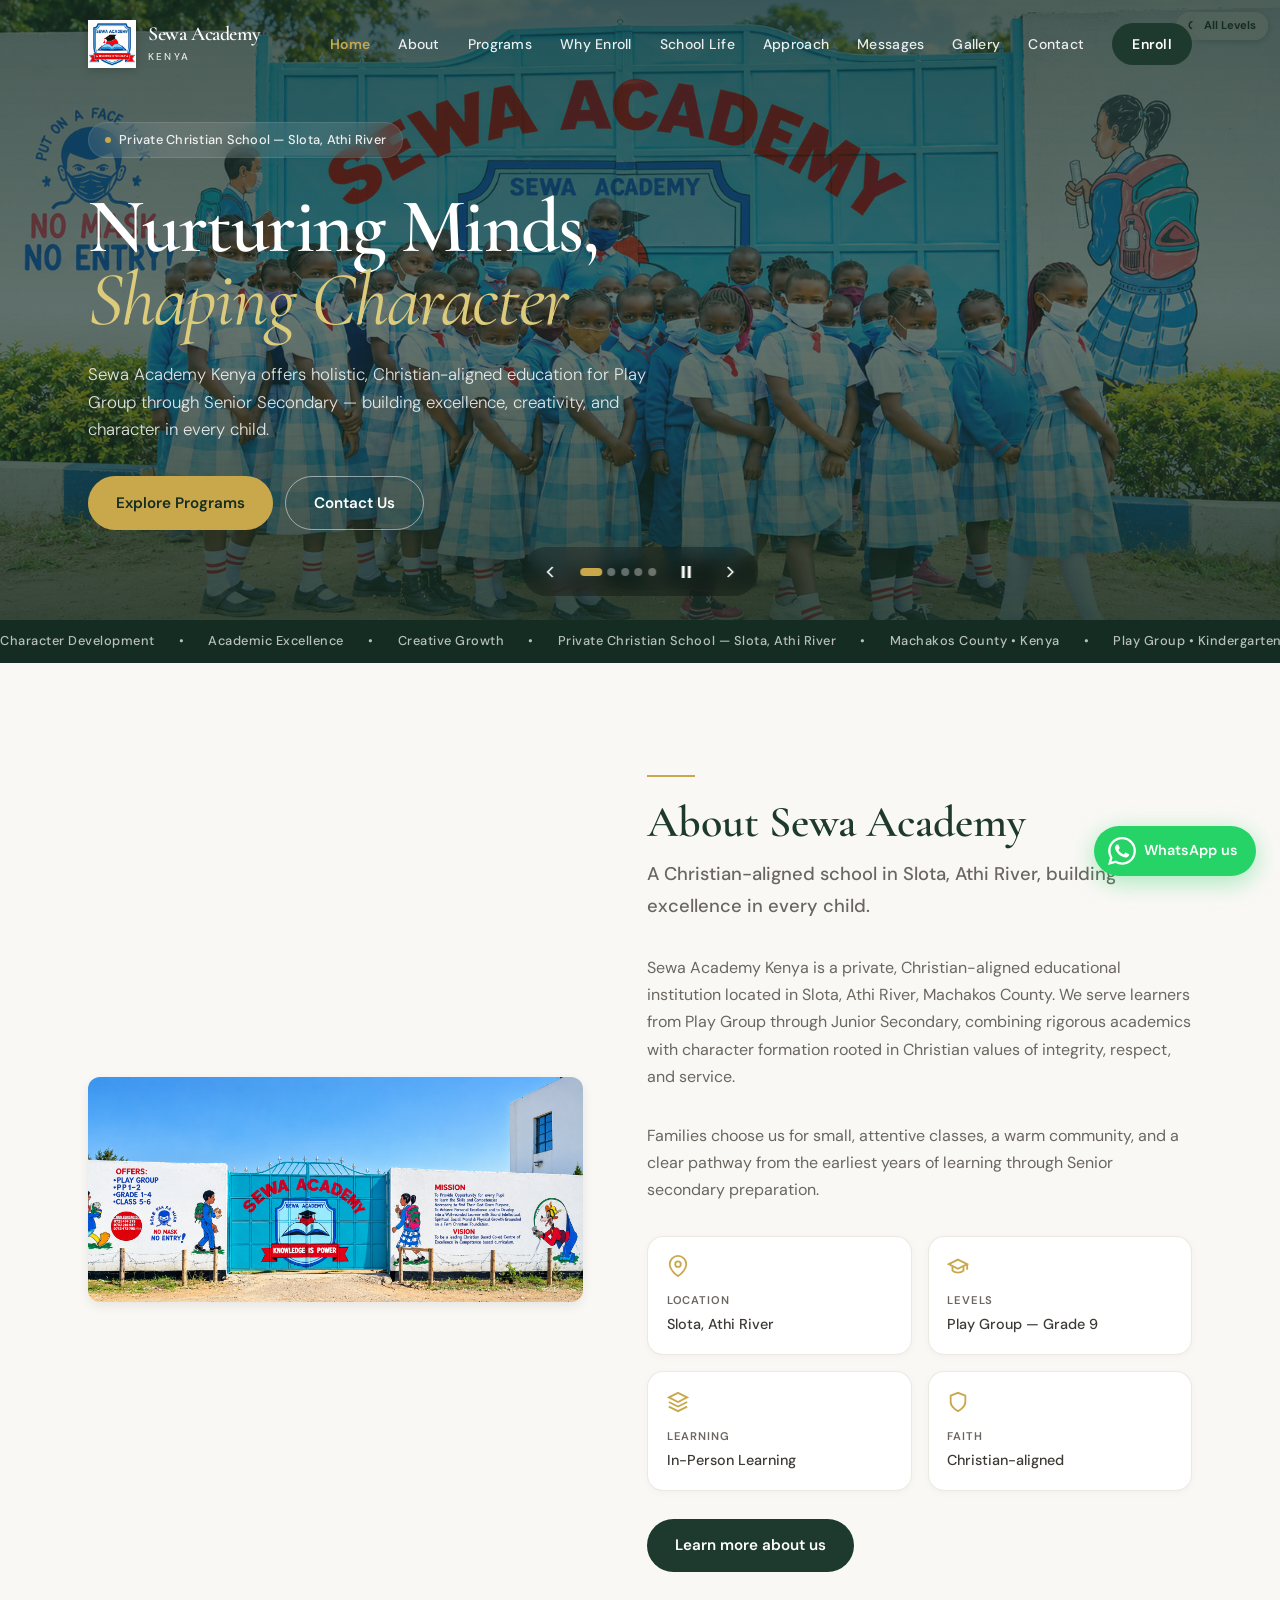
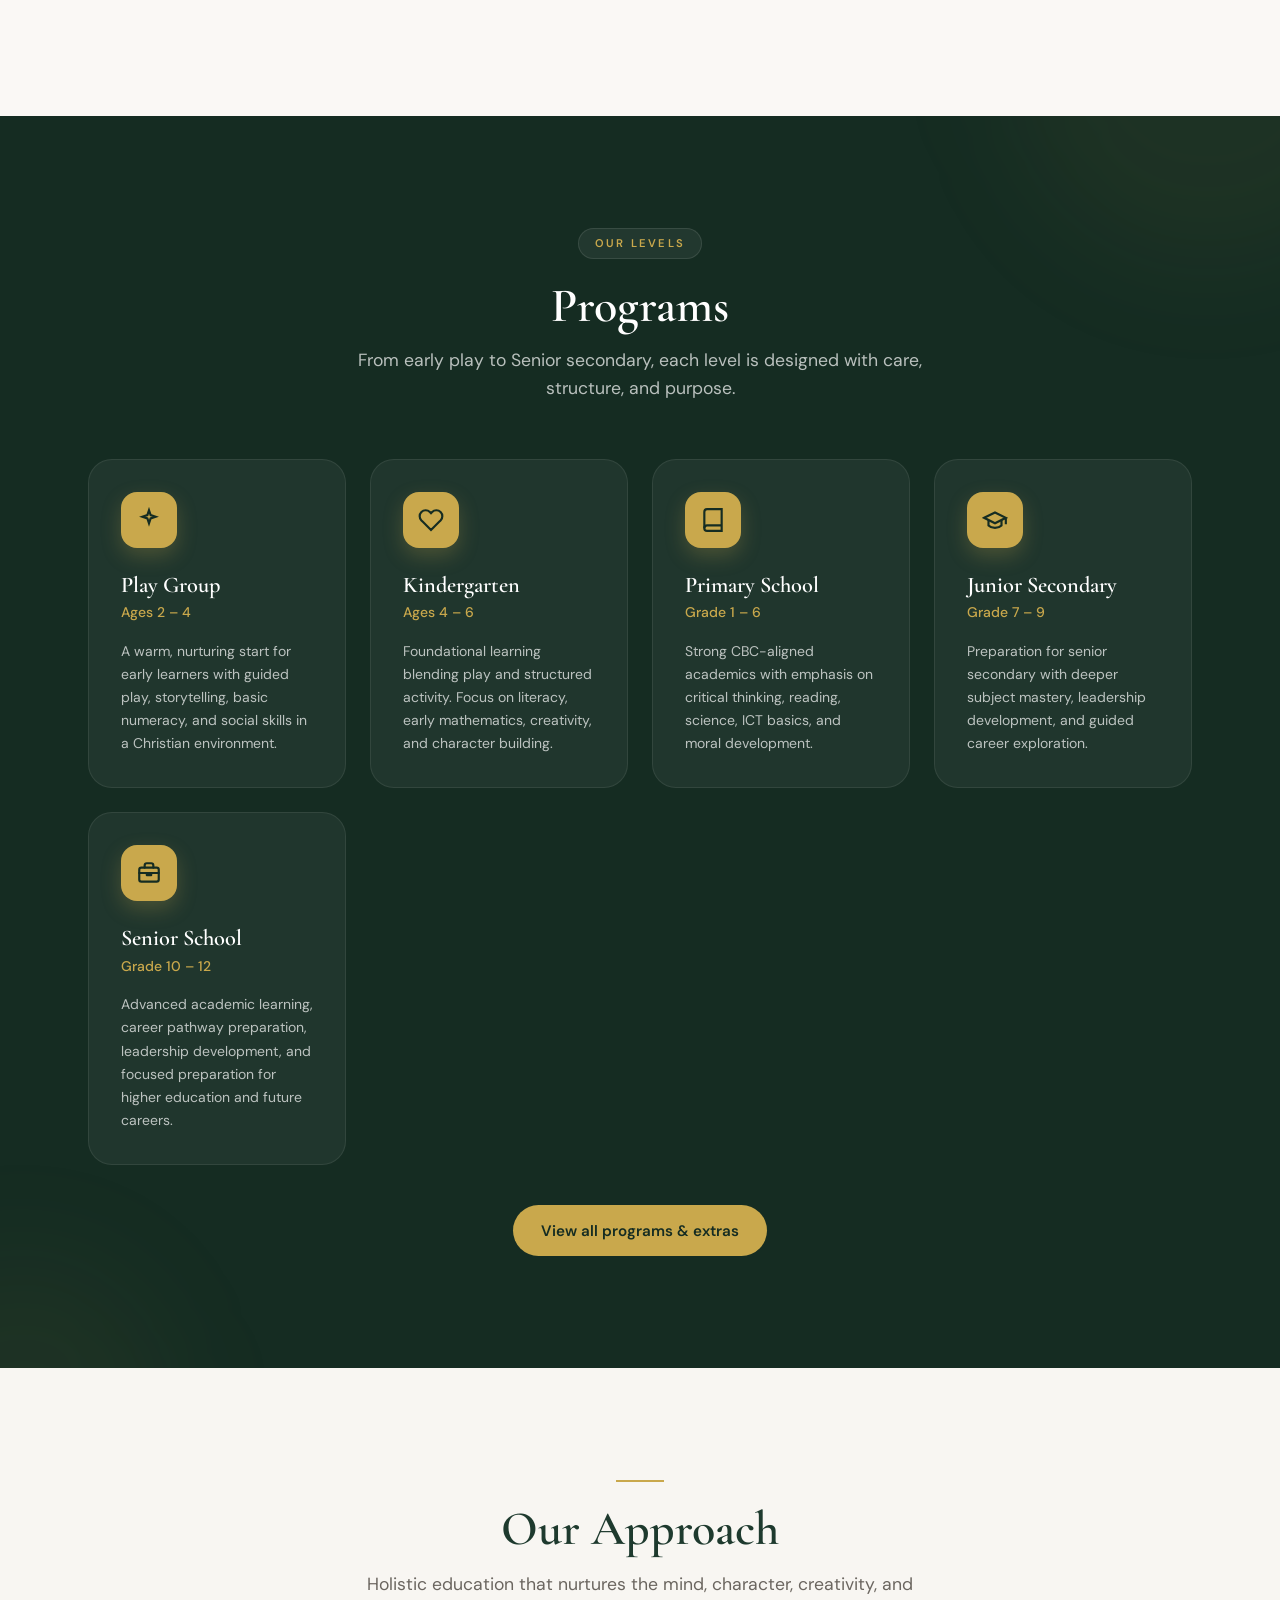
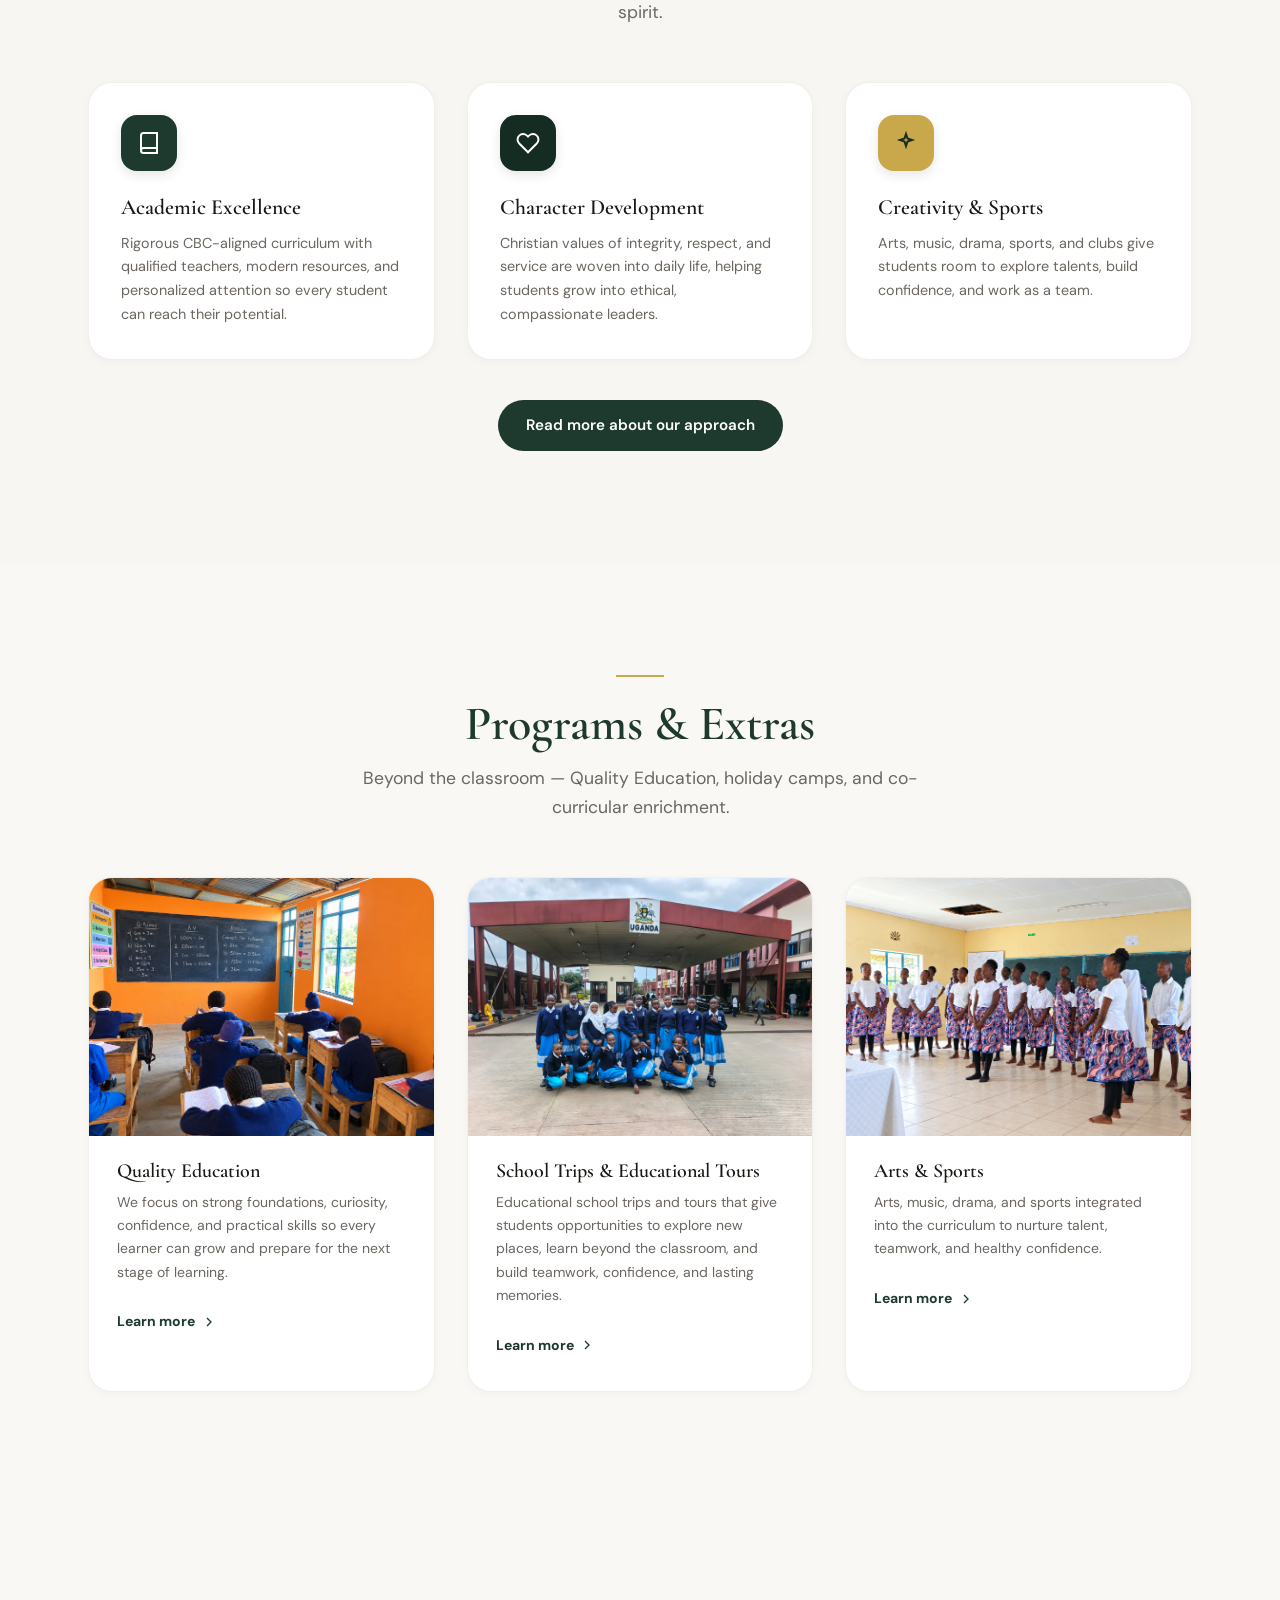
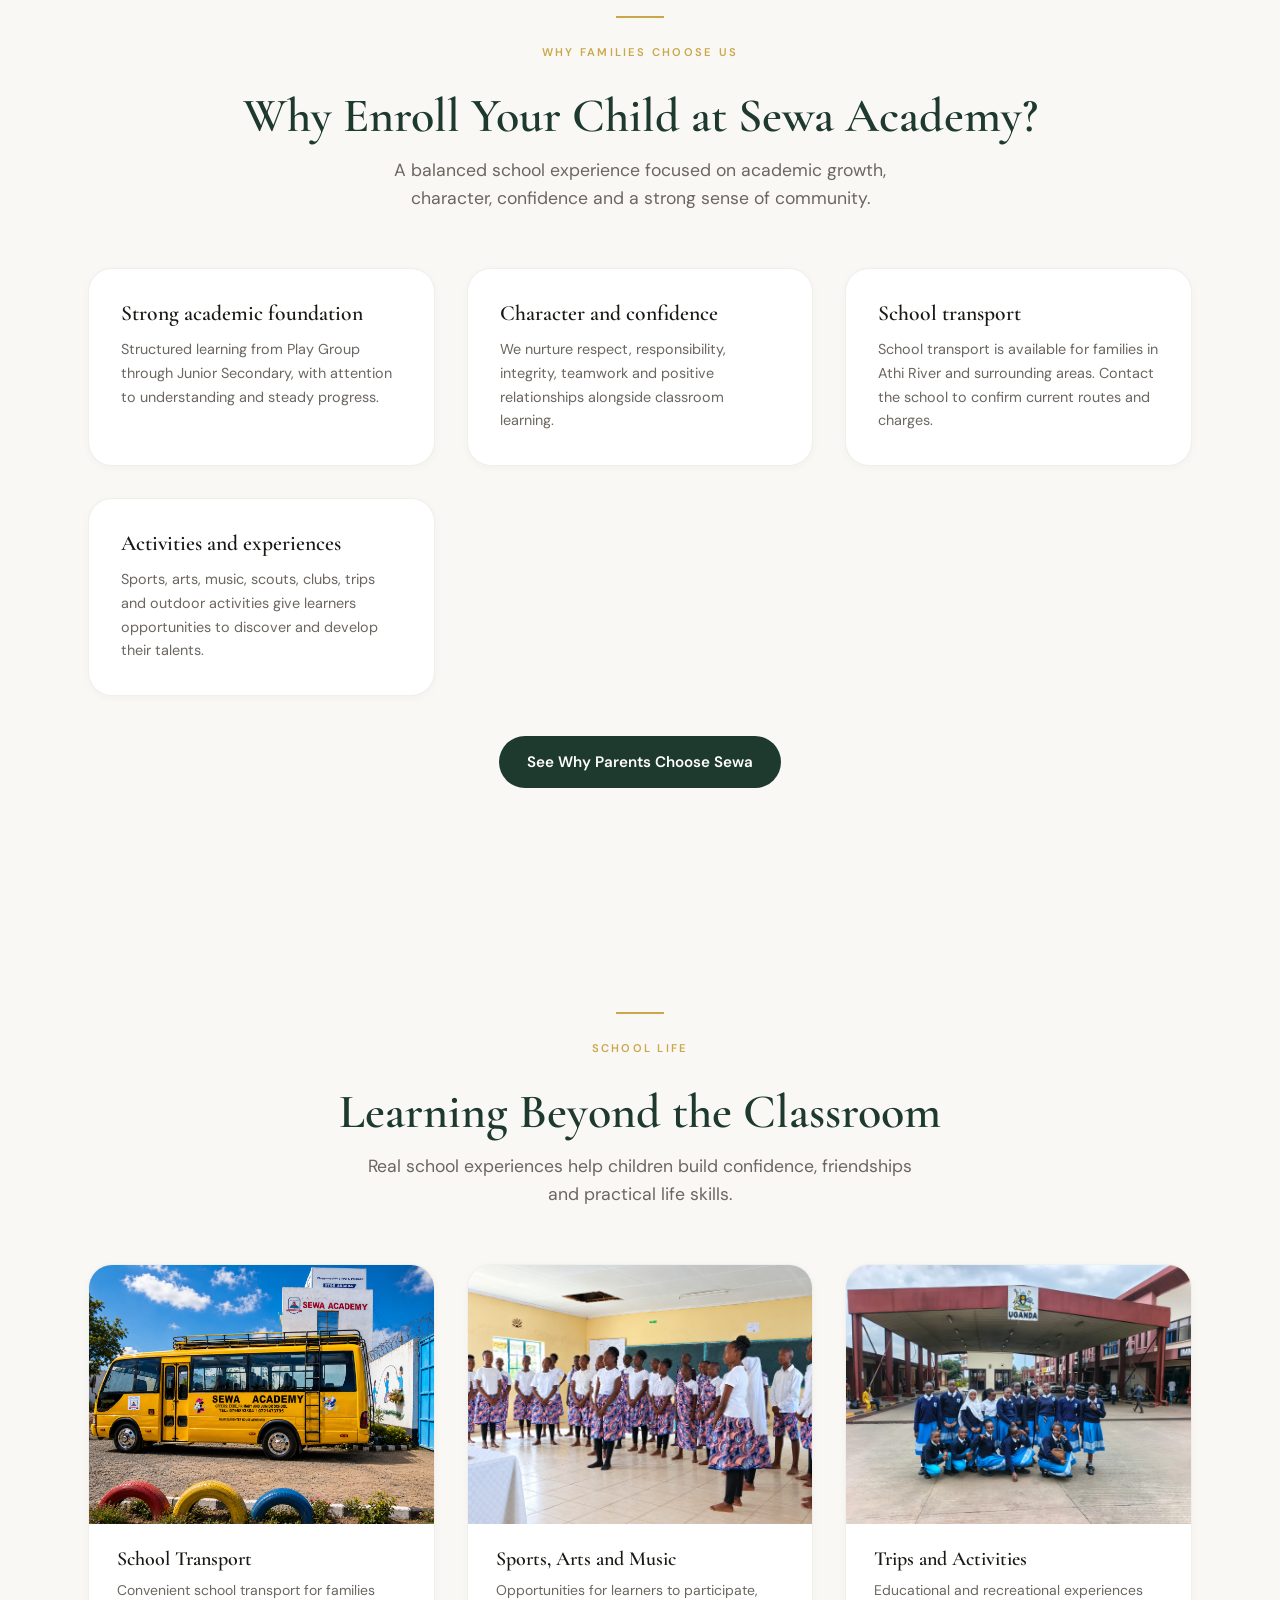
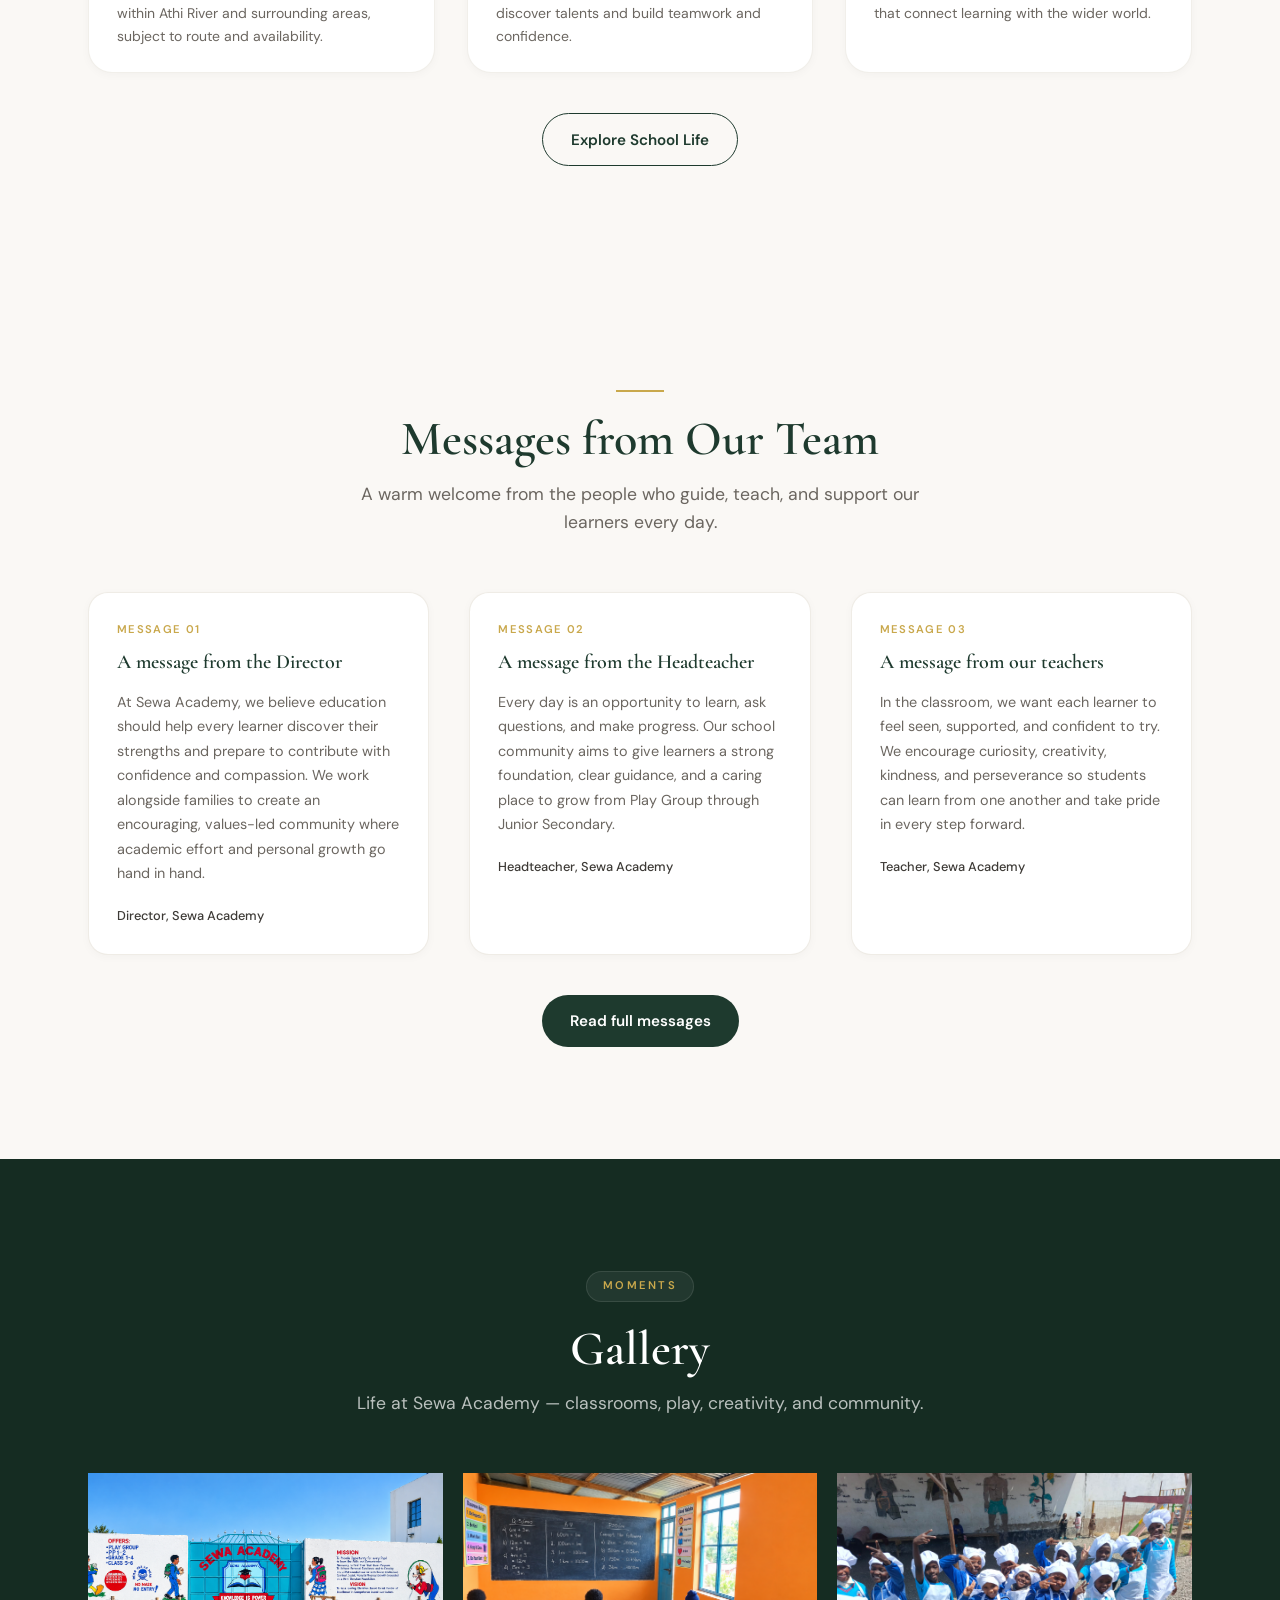
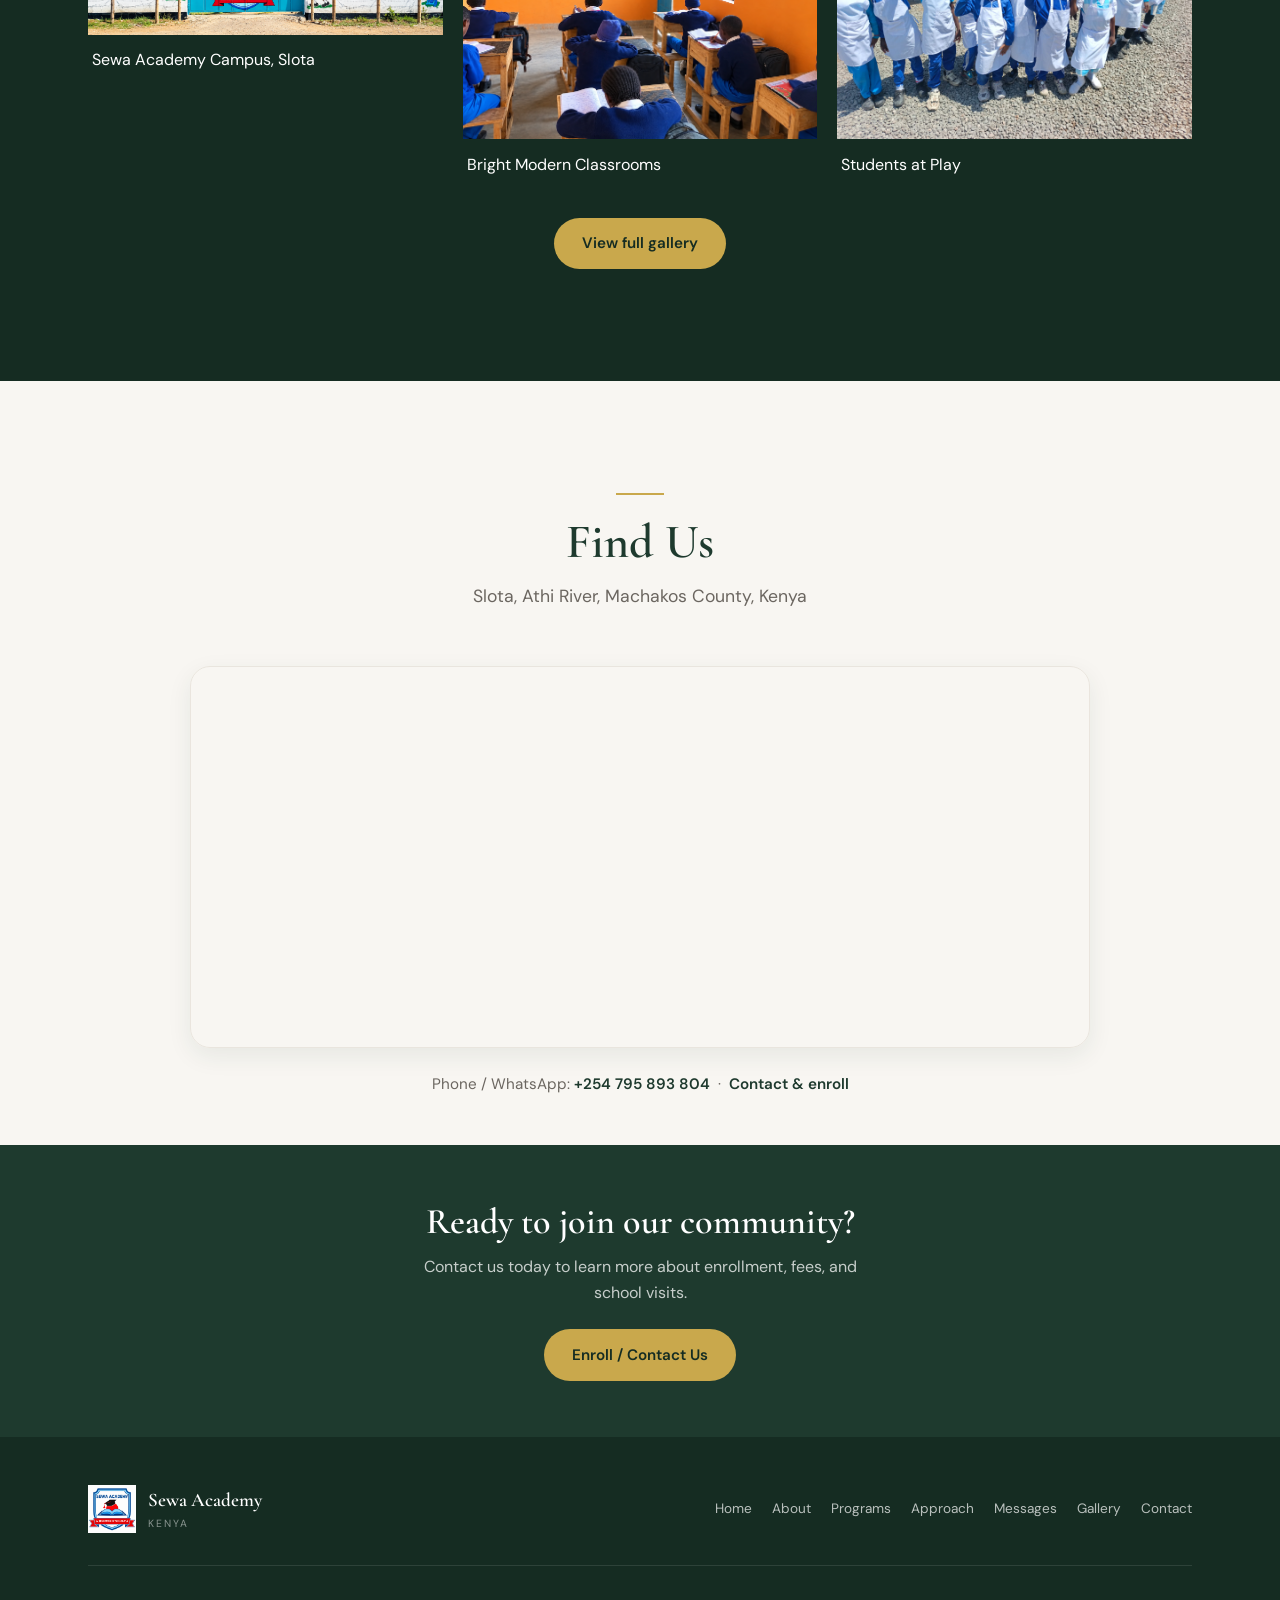
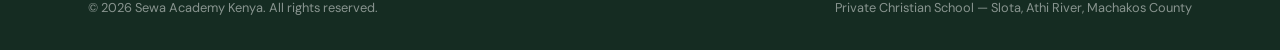
<file: index.html>
<!DOCTYPE html>

<html lang="en">
<head>
<meta charset="utf-8"/>
<meta content="width=device-width, initial-scale=1.0" name="viewport"/>


<meta content="Sewa Academy Kenya" name="author"/>




<title>Sewa Academy Kenya | Private Christian School in Athi River</title>

<link href="https://fonts.googleapis.com" rel="preconnect"/>
<link crossorigin="" href="https://fonts.gstatic.com" rel="preconnect"/>
<link href="https://fonts.googleapis.com/css2?family=Cormorant+Garamond:ital,wght@0,400;0,600;1,400&amp;family=DM+Sans:ital,opsz,wght@0,9..40,300;0,9..40,400;0,9..40,500;0,9..40,600;1,9..40,400&amp;display=swap" rel="stylesheet"/>
<link href="styles.css" rel="stylesheet"/>
<link href="sitemap.xml" rel="sitemap" title="Sitemap" type="application/xml"/>
<link href="img/sewa-academy-logo.png" rel="icon" type="image/png"/>
<meta content="Sewa Academy Kenya is a private Christian-aligned school in Slota, Athi River, Machakos County, offering education from Play Group through Junior Secondary." name="description"/><meta content="index, follow, max-image-preview:large" name="robots"/><link href="https://sewa-website-demo-vpy4.vercel.app/" rel="canonical"/><meta content="Sewa Academy Kenya | Private Christian School in Athi River" property="og:title"/><meta content="Sewa Academy Kenya is a private Christian-aligned school in Slota, Athi River, Machakos County, offering education from Play Group through Junior Secondary." property="og:description"/><meta content="website" property="og:type"/><meta content="https://sewa-website-demo-vpy4.vercel.app/" property="og:url"/><meta content="https://sewa-website-demo-vpy4.vercel.app/img/hero-school.jpg" property="og:image"/><meta content="Sewa Academy Kenya school website image" property="og:image:alt"/><meta content="Sewa Academy Kenya" property="og:site_name"/><meta content="en_KE" property="og:locale"/><meta content="summary_large_image" name="twitter:card"/><meta content="Sewa Academy Kenya | Private Christian School in Athi River" name="twitter:title"/><meta content="Sewa Academy Kenya is a private Christian-aligned school in Slota, Athi River, Machakos County, offering education from Play Group through Junior Secondary." name="twitter:description"/><meta content="https://sewa-website-demo-vpy4.vercel.app/" name="twitter:url"/><meta content="https://sewa-website-demo-vpy4.vercel.app/img/hero-school.jpg" name="twitter:image"/><script type="application/ld+json">{"@context":"https://schema.org","@graph":[{"@type":["EducationalOrganization","LocalBusiness"],"@id":"https://sewa-website-demo-vpy4.vercel.app/#school","name":"Sewa Academy Kenya","url":"https://sewa-website-demo-vpy4.vercel.app/","logo":"https://sewa-website-demo-vpy4.vercel.app/img/sewa-academy-logo.png","image":"https://sewa-website-demo-vpy4.vercel.app/img/hero-school.jpg","description":"Private Christian-aligned school in Slota, Athi River, Machakos County, Kenya.","telephone":"+254795893804","email":" sewaacademyke@gmail.com","address":{"@type":"PostalAddress","streetAddress":"Slota","addressLocality":"Athi River","addressRegion":"Machakos County","addressCountry":"KE"},"areaServed":{"@type":"Place","name":"Athi River, Machakos County, Kenya"},"contactPoint":{"@type":"ContactPoint","telephone":"+254795893804","contactType":"admissions","email":"info@sewaacademykenya.com","availableLanguage":["English"]}},{"@type":"WebSite","@id":"https://sewa-website-demo-vpy4.vercel.app/#website","url":"https://sewa-website-demo-vpy4.vercel.app/","name":"Sewa Academy Kenya","publisher":{"@id":"https://sewa-website-demo-vpy4.vercel.app/#school"},"inLanguage":"en-KE"},{"@type":"WebPage","@id":"https://sewa-website-demo-vpy4.vercel.app/#webpage","url":"https://sewa-website-demo-vpy4.vercel.app/","name":"Sewa Academy Kenya | Private Christian School in Athi River","description":"Sewa Academy Kenya is a private Christian-aligned school in Slota, Athi River, Machakos County, offering education from Play Group through Senior Secondary.","isPartOf":{"@id":"https://sewa-website-demo-vpy4.vercel.app/#website"},"about":{"@id":"https://sewa-website-demo-vpy4.vercel.app/#school"},"inLanguage":"en-KE"}]}</script></head>
<body>
<a class="skip-link" href="#main-content">Skip to main content</a>
<nav aria-label="Main navigation" class="site-nav" id="site-nav">
<div class="nav-inner">
<a aria-label="Sewa Academy Kenya home" class="nav-brand" href="/">
<img alt="Sewa Academy logo" class="nav-logo" height="48" src="img/sewa-academy-logo.png" width="48"/>
<div class="nav-brand-text"><span class="nav-name">Sewa Academy</span><span class="nav-sub">Kenya</span></div>
</a>
<div class="nav-links" id="nav-links">
<a class="active" href="/">Home</a>
<a href="/about">About</a>
<a href="/programs">Programs</a>
<a href="/why-enroll">Why Enroll</a>
<a href="/amenities">School Life</a>
<a href="/approach">Approach</a>
<a href="/messages">Messages</a>
<a href="/gallery">Gallery</a>
<a href="/contact">Contact</a>
<a class="btn-enroll" href="/contact">Enroll</a>
</div>
<button aria-controls="nav-links" aria-expanded="false" aria-label="Open navigation menu" class="nav-toggle" id="nav-toggle" type="button"><span class="hamburger"></span></button>
</div>
</nav>
<main id="main-content">
<!-- Hero -->
<header class="hero" role="banner">
<div aria-label="Sewa Academy photo slideshow" aria-roledescription="carousel" class="hero-slides" role="region">
<img alt="Sewa Academy campus in Athi River" class="hero-slide active" data-index="0" decoding="async" loading="eager" src="img/hero-school.jpg"/>
<img alt="Sewa Academy learners enjoying time together" class="hero-slide" data-index="1" decoding="async" loading="lazy" src="img/gate.png"/>
<img alt="A bright classroom ready for learning" class="hero-slide" data-index="2" decoding="async" loading="lazy" src="img/class.png"/>
<img alt="Learners exploring creative activities" class="hero-slide" data-index="3" decoding="async" loading="lazy" src="img/arts-sports.png"/>
<img alt="Learners taking part in a holiday camp" class="hero-slide" data-index="4" decoding="async" loading="lazy" src="img/calture.jpeg"/>
<div class="hero-overlay"></div>
</div>
<div class="hero-content">
<div class="hero-badge"><span class="badge-dot"></span> Private Christian School — Slota, Athi River</div>
<h1 class="hero-title">Nurturing Minds,<br/><em>Shaping Character</em></h1>
<p class="hero-lead">Sewa Academy Kenya offers holistic, Christian-aligned education for Play Group through Senior Secondary — building excellence, creativity, and character in every child.</p>
<div class="hero-actions">
<a class="btn btn-gold" href="/programs">Explore Programs</a>
<a class="btn btn-outline" href="/contact">Contact Us</a>
</div>
</div>
<div class="hero-controls">
<button aria-label="Previous slide" class="hero-btn" id="hero-prev" type="button"><svg fill="none" height="20" stroke="currentColor" stroke-width="2" viewbox="0 0 24 24" width="20"><path d="M15 18l-6-6 6-6"></path></svg></button>
<div aria-label="Slide indicators" class="hero-dots" id="hero-dots" role="tablist"></div>
<button aria-label="Pause slideshow" class="hero-btn" id="hero-pause" type="button">
<svg class="icon-pause" fill="currentColor" height="18" viewbox="0 0 24 24" width="18"><rect height="16" width="4" x="6" y="4"></rect><rect height="16" width="4" x="14" y="4"></rect></svg>
<svg class="icon-play" fill="currentColor" height="18" style="display:none" viewbox="0 0 24 24" width="18"><path d="M8 5v14l11-7z"></path></svg>
</button>
<button aria-label="Next slide" class="hero-btn" id="hero-next" type="button"><svg fill="none" height="20" stroke="currentColor" stroke-width="2" viewbox="0 0 24 24" width="20"><path d="M9 18l6-6-6-6"></path></svg></button>
</div>
</header>
<div aria-hidden="true" class="marquee">
<div class="marquee-track">
<span>Character Development</span><span>•</span><span>Academic Excellence</span><span>•</span><span>Creative Growth</span><span>•</span>
<span>Private Christian School — Slota, Athi River</span><span>•</span><span>Machakos County • Kenya</span><span>•</span>
<span>Play Group • Kindergarten • Primary School Grade 1–6</span><span>•</span><span>Junior Secondary Grade 7–9</span><span>•</span>
<span>Character Development</span><span>•</span><span>Academic Excellence</span><span>•</span><span>Creative Growth</span><span>•</span>
<span>Private Christian School — Slota, Athi River</span><span>•</span><span>Machakos County • Kenya</span><span>•</span>
<span>Play Group • Kindergarten • Primary School Grade 1–6 • Junior Secondary Grade 7–9</span><span>•</span><span>Senior Secondary Grade 10–12</span><span>•</span>
</div>
</div>
<!-- About -->
<section class="section about">
<div class="container">
<div class="about-grid">
<div class="about-image">
<img alt="Bright classroom at Sewa Academy" height="400" loading="lazy" src="img/gate.png" width="600"/>
</div>
<div class="about-content">
<div class="decorative-line"></div>
<h2>About Sewa Academy</h2>
<p class="section-lead">A Christian-aligned school in Slota, Athi River, building excellence in every child.</p>
<p>Sewa Academy Kenya is a private, Christian-aligned educational institution located in Slota, Athi River, Machakos County. We serve learners from Play Group through Junior Secondary, combining rigorous academics with character formation rooted in Christian values of integrity, respect, and service.</p>
<p>Families choose us for small, attentive classes, a warm community, and a clear pathway from the earliest years of learning through Senior secondary preparation.</p>
<div class="about-stats">
<div class="stat-card">
<svg fill="none" height="22" stroke="currentColor" stroke-width="2" viewbox="0 0 24 24" width="22"><path d="M21 10c0 7-9 13-9 13s-9-6-9-13a9 9 0 0 1 18 0z"></path><circle cx="12" cy="10" r="3"></circle></svg>
<div class="stat-label">Location</div><div class="stat-value">Slota, Athi River</div>
</div>
<div class="stat-card">
<svg fill="none" height="22" stroke="currentColor" stroke-width="2" viewbox="0 0 24 24" width="22"><path d="M22 10v6M2 10l10-5 10 5-10 5z"></path><path d="M6 12v5c3 3 9 3 12 0v-5"></path></svg>
<div class="stat-label">Levels</div><div class="stat-value">Play Group — Grade 9</div>
</div>
<div class="stat-card">
<svg fill="none" height="22" stroke="currentColor" stroke-width="2" viewbox="0 0 24 24" width="22"><path d="M12 2L2 7l10 5 10-5-10-5z"></path><path d="M2 17l10 5 10-5"></path><path d="M2 12l10 5 10-5"></path></svg>
<div class="stat-label">Learning</div><div class="stat-value">In-Person Learning</div>
</div>
<div class="stat-card">
<svg fill="none" height="22" stroke="currentColor" stroke-width="2" viewbox="0 0 24 24" width="22"><path d="M12 22s8-4 8-10V5l-8-3-8 3v7c0 6 8 10 8 10z"></path></svg>
<div class="stat-label">Faith</div><div class="stat-value">Christian-aligned</div>
</div>
</div>
<p style="margin-top:1.75rem"><a class="btn btn-forest" href="/about">Learn more about us</a></p>
</div>
</div>
</div>
</section>
<!-- Programs -->
<section class="section programs">
<div class="container">
<div class="section-header center light">
<span class="section-tag">Our Levels</span>
<h2>Programs</h2>
<p>From early play to Senior secondary, each level is designed with care, structure, and purpose.</p>
</div>
<div class="programs-grid">
<a class="program-card" href="/programs">
<div class="program-icon"><svg fill="none" height="26" stroke="currentColor" stroke-width="2" viewbox="0 0 24 24" width="26"><path d="M12 3l1.5 4.5L18 9l-4.5 1.5L12 15l-1.5-4.5L6 9l4.5-1.5L12 3z"></path></svg></div>
<h3>Play Group</h3><div class="program-age">Ages 2 – 4</div>
<p>A warm, nurturing start for early learners with guided play, storytelling, basic numeracy, and social skills in a Christian environment.</p>
</a>
<a class="program-card" href="/programs">
<div class="program-icon"><svg fill="none" height="26" stroke="currentColor" stroke-width="2" viewbox="0 0 24 24" width="26"><path d="M20.84 4.61a5.5 5.5 0 0 0-7.78 0L12 5.67l-1.06-1.06a5.5 5.5 0 0 0-7.78 7.78l1.06 1.06L12 21.23l7.78-7.78 1.06-1.06a5.5 5.5 0 0 0 0-7.78z"></path></svg></div>
<h3>Kindergarten</h3><div class="program-age">Ages 4 – 6</div>
<p>Foundational learning blending play and structured activity. Focus on literacy, early mathematics, creativity, and character building.</p>
</a>
<a class="program-card" href="/programs">
<div class="program-icon"><svg fill="none" height="26" stroke="currentColor" stroke-width="2" viewbox="0 0 24 24" width="26"><path d="M4 19.5A2.5 2.5 0 0 1 6.5 17H20"></path><path d="M6.5 2H20v20H6.5A2.5 2.5 0 0 1 4 19.5v-15A2.5 2.5 0 0 1 6.5 2z"></path></svg></div>
<h3>Primary School</h3><div class="program-age">Grade 1 – 6</div>
<p>Strong CBC-aligned academics with emphasis on critical thinking, reading, science, ICT basics, and moral development.</p>
</a>
<a class="program-card" href="/programs">
<div class="program-icon"><svg fill="none" height="26" stroke="currentColor" stroke-width="2" viewbox="0 0 24 24" width="26"><path d="M22 10v6M2 10l10-5 10 5-10 5z"></path><path d="M6 12v5c3 3 9 3 12 0v-5"></path></svg></div>
<h3>Junior Secondary</h3><div class="program-age">Grade 7 – 9</div>
<p>Preparation for senior secondary with deeper subject mastery, leadership development, and guided career exploration.</p>
</a>
<a class="program-card" href="/programs">
  <div class="program-icon">
    <svg fill="none" height="26" stroke="currentColor" stroke-width="2"
         viewBox="0 0 24 24" width="26"
         stroke-linecap="round" stroke-linejoin="round">
      <rect x="3" y="7" width="18" height="13" rx="2"/>
      <path d="M8 7V5a2 2 0 0 1 2-2h4a2 2 0 0 1 2 2v2"/>
      <path d="M3 12h18"/>
      <path d="M10 12v2h4v-2"/>
    </svg>
  </div>

  <h3>Senior School</h3>
  <div class="program-age">Grade 10 – 12</div>

  <p>
    Advanced academic learning, career pathway preparation,
    leadership development, and focused preparation for
    higher education and future careers.
  </p>
</a>

</div>
<p style="text-align:center;margin-top:2.5rem;position:relative;z-index:1">
<a class="btn btn-gold" href="/programs">View all programs &amp; extras</a>
</p>
</div>
</section>
<!-- Approach -->
<section class="section approach">
<div class="container">
<div class="section-header center">
<div class="decorative-line"></div>
<h2>Our Approach</h2>
<p>Holistic education that nurtures the mind, character, creativity, and spirit.</p>
</div>
<div class="approach-grid">
<article class="approach-card">
<div class="approach-icon forest"><svg fill="none" height="24" stroke="currentColor" stroke-width="2" viewbox="0 0 24 24" width="24"><path d="M4 19.5A2.5 2.5 0 0 1 6.5 17H20"></path><path d="M6.5 2H20v20H6.5A2.5 2.5 0 0 1 4 19.5v-15A2.5 2.5 0 0 1 6.5 2z"></path></svg></div>
<h3>Academic Excellence</h3>
<p>Rigorous CBC-aligned curriculum with qualified teachers, modern resources, and personalized attention so every student can reach their potential.</p>
</article>
<article class="approach-card">
<div class="approach-icon deep"><svg fill="none" height="24" stroke="currentColor" stroke-width="2" viewbox="0 0 24 24" width="24"><path d="M20.84 4.61a5.5 5.5 0 0 0-7.78 0L12 5.67l-1.06-1.06a5.5 5.5 0 0 0-7.78 7.78l1.06 1.06L12 21.23l7.78-7.78 1.06-1.06a5.5 5.5 0 0 0 0-7.78z"></path></svg></div>
<h3>Character Development</h3>
<p>Christian values of integrity, respect, and service are woven into daily life, helping students grow into ethical, compassionate leaders.</p>
</article>
<article class="approach-card">
<div class="approach-icon gold"><svg fill="none" height="24" stroke="currentColor" stroke-width="2" viewbox="0 0 24 24" width="24"><path d="M12 3l1.5 4.5L18 9l-4.5 1.5L12 15l-1.5-4.5L6 9l4.5-1.5L12 3z"></path></svg></div>
<h3>Creativity &amp; Sports</h3>
<p>Arts, music, drama, sports, and clubs give students room to explore talents, build confidence, and work as a team.</p>
</article>
</div>
<p style="text-align:center;margin-top:2.5rem"><a class="btn btn-forest" href="/approach">Read more about our approach</a></p>
</div>
</section>
<!-- Programs & Extras -->
<section class="section extras">
<div class="container">
<div class="section-header center">
<div class="decorative-line"></div>
<h2>Programs &amp; Extras</h2>
<p>Beyond the classroom — Quality Education, holiday camps, and co-curricular enrichment.</p>
</div>
<div class="extras-grid">
<article class="extra-card">
<div class="extra-image">
<img alt="Student engaged in quality education" height="250" loading="lazy" src="img/class.png" width="400"/>
<span class="extra-badge">Grades 1 – 7</span>
</div>
<div class="extra-body">
<h3>Quality Education</h3><p>We focus on strong foundations, curiosity, confidence, and practical skills so every learner can grow and prepare for the next stage of learning.</p>
<a class="read-more" href="/programs">Learn more <svg fill="none" height="16" stroke="currentColor" stroke-width="2" viewbox="0 0 24 24" width="16"><path d="M9 18l6-6-6-6"></path></svg></a>
</div>
</article>
<article class="extra-card">
<div class="extra-image">
<img alt="Children at an international holiday camp" height="250" loading="lazy" src="img/trips.jpeg" width="400"/>
<span class="extra-badge">All Ages</span>
</div>
<div class="extra-body">
  <h3>School Trips & Educational Tours</h3>
  <p>Educational school trips and tours that give students opportunities to explore new places, learn beyond the classroom, and build teamwork, confidence, and lasting memories.</p>
  <a class="read-more" href="/programs">Learn more <svg fill="none" height="16" stroke="currentColor" stroke-width="2" viewbox="0 0 24 24" width="16"><path d="M9 18l6-6-6-6"></path></svg></a>
</div>
</article>
<article class="extra-card">
<div class="extra-image">
<img alt="Children painting and doing arts activities" height="250" loading="lazy" src="img/arts.png" width="400"/>
<span class="extra-badge">All Levels</span>
</div>
<div class="extra-body">
<h3>Arts &amp; Sports</h3>
<p>Arts, music, drama, and sports integrated into the curriculum to nurture talent, teamwork, and healthy confidence.</p>
<a class="read-more" href="/programs">Learn more <svg fill="none" height="16" stroke="currentColor" stroke-width="2" viewbox="0 0 24 24" width="16"><path d="M9 18l6-6-6-6"></path></svg></a>
</div>
</article>
</div>
</div>
</section>
<!-- Why Enroll -->
<section class="section why-enroll-home">
<div class="container">
<div class="section-header center"><div class="decorative-line"></div><span class="section-tag">Why families choose us</span><h2>Why Enroll Your Child at Sewa Academy?</h2><p>A balanced school experience focused on academic growth, character, confidence and a strong sense of community.</p></div>
<div class="approach-grid">
<article class="approach-card"><h3>Strong academic foundation</h3><p>Structured learning from Play Group through Junior Secondary, with attention to understanding and steady progress.</p></article>
<article class="approach-card"><h3>Character and confidence</h3><p>We nurture respect, responsibility, integrity, teamwork and positive relationships alongside classroom learning.</p></article>
<article class="approach-card"><h3>School transport</h3><p>School transport is available for families in Athi River and surrounding areas. Contact the school to confirm current routes and charges.</p></article>
<article class="approach-card"><h3>Activities and experiences</h3><p>Sports, arts, music, scouts, clubs, trips and outdoor activities give learners opportunities to discover and develop their talents.</p></article>
</div>
<p style="text-align:center;margin-top:2.5rem"><a class="btn btn-forest" href="/why-enroll">See Why Parents Choose Sewa</a></p>
</div>
</section>
<!-- School Life -->
<section class="section school-life-home">
<div class="container"><div class="section-header center"><div class="decorative-line"></div><span class="section-tag">School life</span><h2>Learning Beyond the Classroom</h2><p>Real school experiences help children build confidence, friendships and practical life skills.</p></div>
<div class="extras-grid">
<article class="extra-card"><div class="extra-image"><img alt="Sewa Academy campus in Athi River" height="250" loading="lazy" src="img/schoolbus.webp" width="400"/></div><div class="extra-body"><h3>School Transport</h3><p>Convenient school transport for families within Athi River and surrounding areas, subject to route and availability.</p></div></article>
<article class="extra-card"><div class="extra-image"><img alt="Sewa Academy learners taking part in arts and sports" height="250" loading="lazy" src="img/arts.png" width="400"/></div><div class="extra-body"><h3>Sports, Arts and Music</h3><p>Opportunities for learners to participate, discover talents and build teamwork and confidence.</p></div></article>
<article class="extra-card"><div class="extra-image"><img alt="Sewa Academy learners during an outdoor school activity" height="250" loading="lazy" src="img/trips.jpeg" width="400"/></div><div class="extra-body"><h3>Trips and Activities</h3><p>Educational and recreational experiences that connect learning with the wider world.</p></div></article>
</div>
<p style="text-align:center;margin-top:2.5rem"><a class="btn btn-outline-dark" href="/amenities">Explore School Life</a></p>
</div>
</section>
<!-- Messages (on home) -->
<section class="section messages" id="messages-home">
<div class="container">
<div class="section-header center">
<div class="decorative-line"></div>
<h2>Messages from Our Team</h2>
<p>A warm welcome from the people who guide, teach, and support our learners every day.</p>
</div>
<div class="messages-grid">
<article class="message-card">
<span class="message-num">MESSAGE 01</span>
<h3>A message from the Director</h3>
<p>At Sewa Academy, we believe education should help every learner discover their strengths and prepare to contribute with confidence and compassion. We work alongside families to create an encouraging, values-led community where academic effort and personal growth go hand in hand.</p>
<footer>Director, Sewa Academy</footer>
</article>
<article class="message-card">
<span class="message-num">MESSAGE 02</span>
<h3>A message from the Headteacher</h3>
<p>Every day is an opportunity to learn, ask questions, and make progress. Our school community aims to give learners a strong foundation, clear guidance, and a caring place to grow from Play Group through Junior Secondary.</p>
<footer>Headteacher, Sewa Academy</footer>
</article>
<article class="message-card">
<span class="message-num">MESSAGE 03</span>
<h3>A message from our teachers</h3>
<p>In the classroom, we want each learner to feel seen, supported, and confident to try. We encourage curiosity, creativity, kindness, and perseverance so students can learn from one another and take pride in every step forward.</p>
<footer>Teacher, Sewa Academy</footer>
</article>
</div>
<p style="text-align:center;margin-top:2.5rem"><a class="btn btn-forest" href="/messages">Read full messages</a></p>
</div>
</section>
<!-- Gallery teaser -->
<section class="section gallery">
<div class="container">
<div class="section-header center light">
<span class="section-tag">Moments</span>
<h2>Gallery</h2>
<p>Life at Sewa Academy — classrooms, play, creativity, and community.</p>
</div>
<div class="gallery-grid">
<figure class="gallery-item">
<img alt="Sewa Academy Campus, Slota" height="300" loading="lazy" src="img/gate.png" width="400"/>
<figcaption>Sewa Academy Campus, Slota</figcaption>
</figure>
<figure class="gallery-item">
<img alt="Bright Modern Classrooms" height="300" loading="lazy" src="img/class.png" width="400"/>
<figcaption>Bright Modern Classrooms</figcaption>
</figure>
<figure class="gallery-item">
<img alt="Students at Play" height="300" loading="lazy" src="img/calture.jpeg" width="400"/>
<figcaption>Students at Play</figcaption>
</figure>
</div>
<p style="text-align:center;margin-top:2.5rem">
<a class="btn btn-gold" href="/gallery">View full gallery</a>
</p>
</div>
</section>
<!-- Map + CTA -->
<section class="section contact" style="padding-bottom:3rem">
<div class="container">
<div class="section-header center">
<div class="decorative-line"></div>
<h2>Find Us</h2>
<p>Slota, Athi River, Machakos County, Kenya</p>
</div>
<div class="map-wrap">
<iframe allowfullscreen="" height="380" loading="lazy" referrerpolicy="no-referrer-when-downgrade" src="https://www.google.com/maps?q=Slota,+Athi+River,+Machakos+County,+Kenya&amp;output=embed" style="border:0;border-radius:1.25rem;display:block" title="Sewa Academy Kenya location map" width="100%"></iframe>
</div>
<p style="text-align:center;margin-top:1.5rem;color:var(--color-ink-muted);font-size:0.95rem">
          Phone / WhatsApp: <a href="tel:+254795893804" style="color:var(--color-forest);font-weight:600">+254 795 893 804</a>
           · 
          <a href="/contact" style="color:var(--color-forest);font-weight:600">Contact &amp; enroll</a>
</p>
</div>
</section>
<div class="cta-band">
<div class="container">
<h2>Ready to join our community?</h2>
<p>Contact us today to learn more about enrollment, fees, and school visits.</p>
<a class="btn btn-gold" href="/contact">Enroll / Contact Us</a>
</div>
</div>
</main>
<footer class="site-footer">
<div class="container">
<div class="footer-top">
<div class="footer-brand">
<img alt="Sewa Academy logo" height="48" src="img/sewa-academy-logo.png" width="48"/>
<div><div class="footer-name">Sewa Academy</div><div class="footer-sub">Kenya</div></div>
</div>
<nav aria-label="Footer navigation" class="footer-nav">
<a href="/">Home</a><a href="/about">About</a><a href="/programs">Programs</a>
<a href="/approach">Approach</a><a href="/messages">Messages</a>
<a href="/gallery">Gallery</a><a href="/contact">Contact</a>
</nav>
</div>
<div class="footer-bottom">
<p>© <span id="year"></span> Sewa Academy Kenya. All rights reserved.</p>
<p>Private Christian School — Slota, Athi River, Machakos County</p>
</div>
</div>
</footer>
<a aria-label="Chat with us on WhatsApp" class="whatsapp-float" href="https://wa.me/254795893804" rel="noopener noreferrer" target="_blank">
<svg fill="currentColor" height="28" viewbox="0 0 24 24" width="28"><path d="M17.472 14.382c-.297-.149-1.758-.867-2.03-.967-.273-.099-.471-.148-.67.15-.197.297-.767.966-.94 1.164-.173.199-.347.223-.644.075-.297-.15-1.255-.463-2.39-1.475-.883-.788-1.48-1.761-1.653-2.059-.173-.297-.018-.458.13-.606.134-.133.298-.347.446-.52.149-.174.198-.298.298-.497.099-.198.05-.371-.025-.52-.075-.149-.669-1.612-.916-2.207-.242-.579-.487-.5-.669-.51-.173-.008-.371-.01-.57-.01-.198 0-.52.074-.792.372-.272.297-1.04 1.016-1.04 2.479 0 1.462 1.065 2.875 1.213 3.074.149.198 2.096 3.2 5.077 4.487.709.306 1.262.489 1.694.625.712.227 1.36.195 1.871.118.571-.085 1.758-.719 2.006-1.413.248-.694.248-1.289.173-1.413-.074-.124-.272-.198-.57-.347m-5.421 7.403h-.004a9.87 9.87 0 01-5.031-1.378l-.361-.214-3.741.982.998-3.648-.235-.374a9.86 9.86 0 01-1.51-5.26c.001-5.45 4.436-9.884 9.888-9.884 2.64 0 5.122 1.03 6.988 2.898a9.825 9.825 0 012.893 6.994c-.003 5.45-4.435 9.884-9.885 9.884m8.413-18.297A11.815 11.815 0 0012.05 0C5.495 0 .16 5.335.157 11.892c0 2.096.547 4.142 1.588 5.945L.057 24l6.305-1.654a11.882 11.882 0 005.683 1.448h.005c6.554 0 11.89-5.335 11.893-11.893a11.821 11.821 0 00-3.48-8.413z"></path></svg>
<span>WhatsApp us</span>
</a>
<script src="script.js"></script>
</body>
</html>
</file>
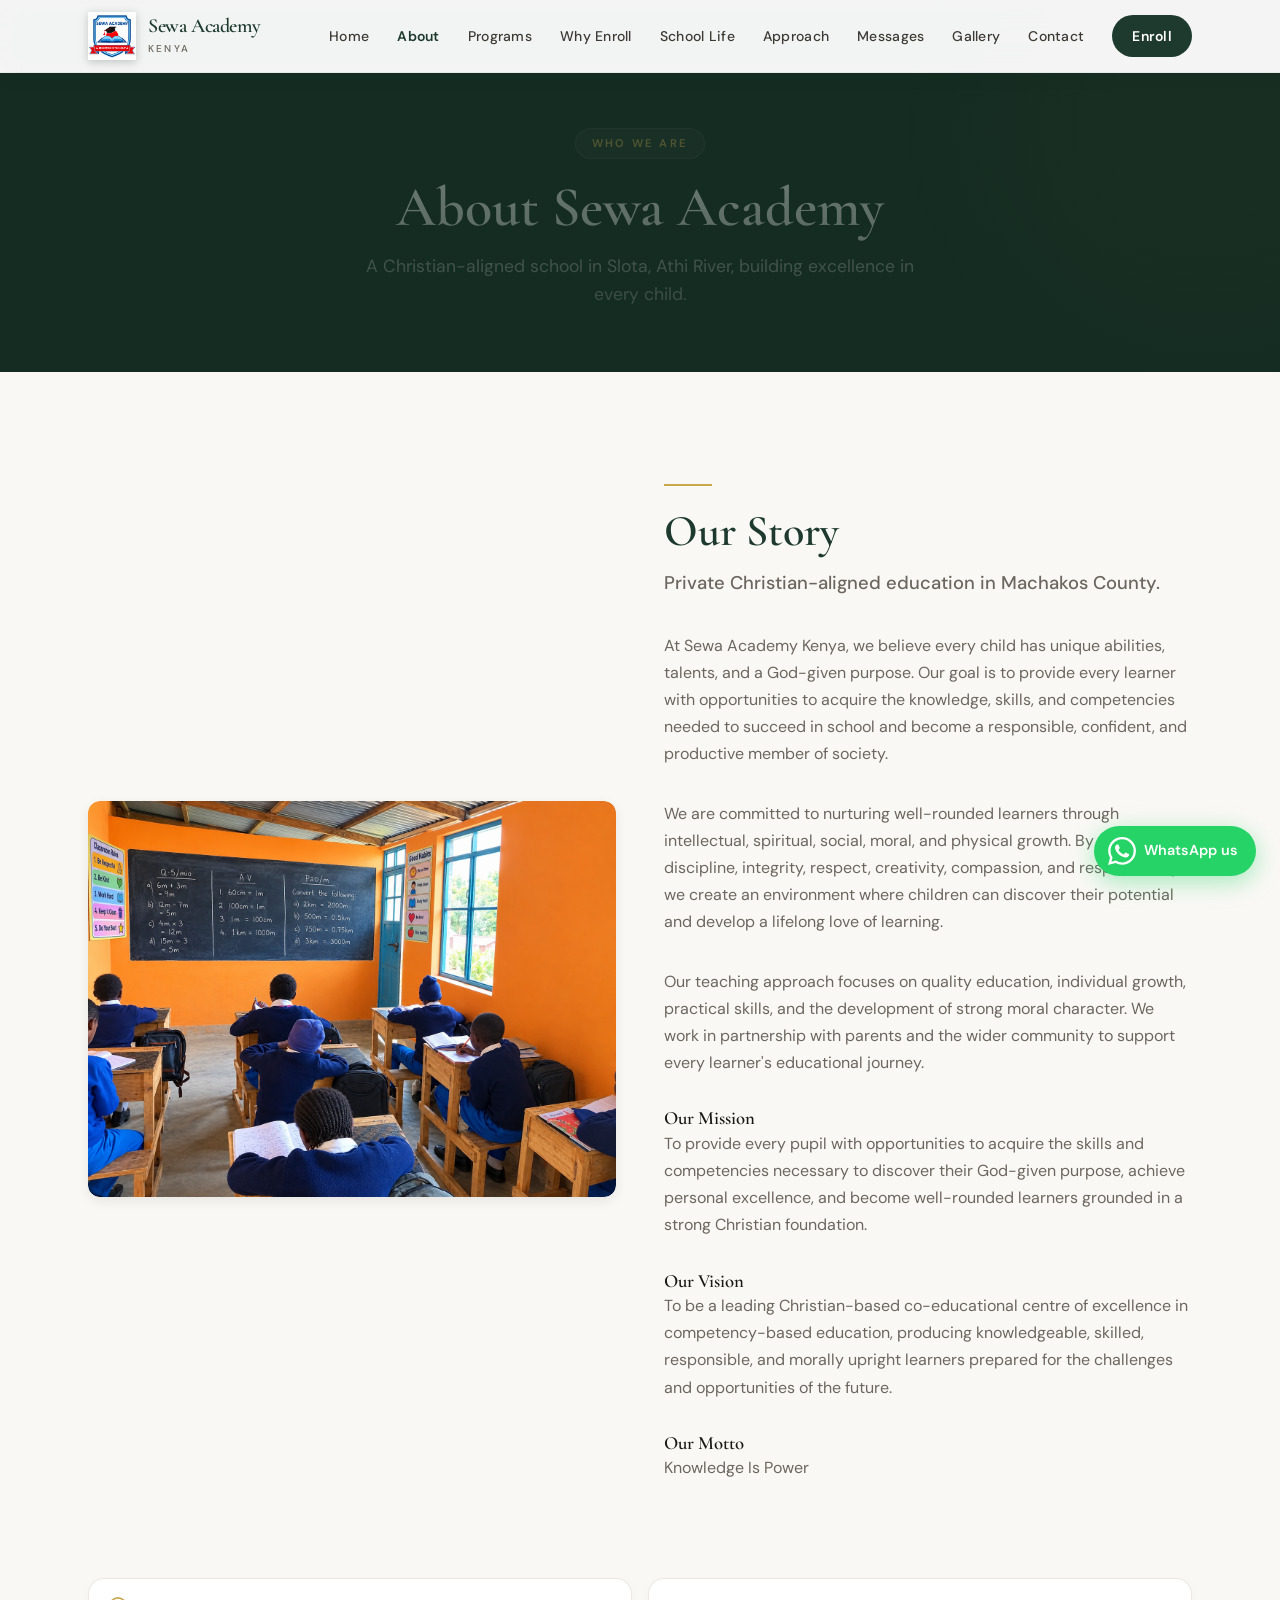
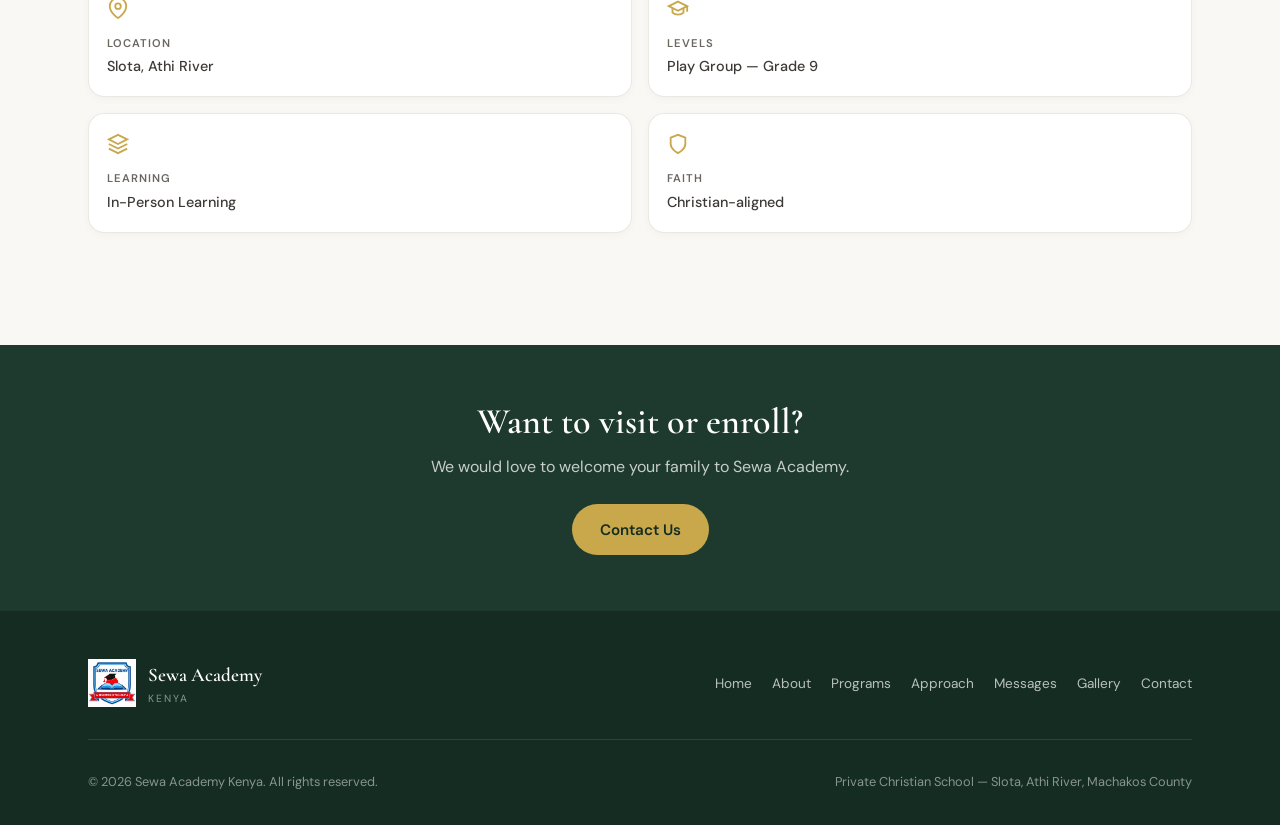
<file: about.html>
<!DOCTYPE html>
<html lang="en">
<head>
  <meta charset="UTF-8" />
  <meta name="viewport" content="width=device-width, initial-scale=1.0" />
  <meta name="description" content="About Sewa Academy Kenya — a private Christian-aligned school in Slota, Athi River, Machakos County. Holistic education from Play Group to Junior Secondary." />
  <meta name="keywords" content="About Sewa Academy, Sewa Academy Kenya, private Christian school Athi River, Slota school" />
  <meta name="robots" content="index, follow" />
  <link rel="canonical" href="https://sewaacademykenya.weebly.com/about.html" />
  <meta property="og:title" content="About Sewa Academy Kenya" />
  <meta property="og:description" content="A Christian-aligned school in Slota, Athi River, building excellence in every child." />
  <meta property="og:image" content="img/class.png" />
  <meta property="og:url" content="https://sewaacademykenya.weebly.com/about.html" />
  <meta property="og:type" content="website" />
  <title>About Us — Sewa Academy Kenya | Slota, Athi River</title>
  <link rel="preconnect" href="https://fonts.googleapis.com" />
  <link rel="preconnect" href="https://fonts.gstatic.com" crossorigin />
  <link href="https://fonts.googleapis.com/css2?family=Cormorant+Garamond:ital,wght@0,400;0,600;1,400&family=DM+Sans:ital,opsz,wght@0,9..40,300;0,9..40,400;0,9..40,500;0,9..40,600;1,9..40,400&display=swap" rel="stylesheet" />
  <link rel="stylesheet" href="styles.css" />
  <link rel="icon" type="image/png" href="img/sewa-academy-logo.png" />
</head>
<body class="page-inner">
  <a href="#main-content" class="skip-link">Skip to main content</a>
  <nav class="site-nav nav-solid" id="site-nav" aria-label="Main navigation">
    <div class="nav-inner">
      <a href="index.html" class="nav-brand" aria-label="Sewa Academy Kenya home">
        <img src="img/sewa-academy-logo.png" alt="Sewa Academy logo" width="48" height="48" class="nav-logo" />
        <div class="nav-brand-text"><span class="nav-name">Sewa Academy</span><span class="nav-sub">Kenya</span></div>
      </a>
      <div class="nav-links" id="nav-links">
        <a href="index.html">Home</a>
        <a href="about.html" class="active">About</a>
        <a href="programs.html">Programs</a>
        <a href="why-enroll.html">Why Enroll</a>
        <a href="amenities.html">School Life</a>
        <a href="approach.html">Approach</a>
        <a href="messages.html">Messages</a>
        <a href="gallery.html">Gallery</a>
        <a href="contact.html">Contact</a>
        <a href="contact.html" class="btn-enroll">Enroll</a>
      </div>
      <button type="button" class="nav-toggle" id="nav-toggle" aria-label="Open navigation menu" aria-expanded="false" aria-controls="nav-links"><span class="hamburger"></span></button>
    </div>
  </nav>

  <main id="main-content">
    <!-- Hero Banner with Background Image Overlay -->
    <header class="page-hero">
      <div class="hero-overlay"></div>
      <div class="container hero-container">
        <span class="section-tag">Who We Are</span>
        <h1>About Sewa Academy</h1>
        <p>A Christian-aligned school in Slota, Athi River, building excellence in every child.</p>
      </div>
    </header>

    <section class="section about">
      <div class="container">
        <!-- Main Grid with Inline CSS for side-by-side layout and responsiveness -->
        <div class="about-grid" style="display: flex; flex-wrap: wrap; gap: 3rem; align-items: center; margin-bottom: 4rem;">
          <div class="about-image" style="flex: 1 1 450px; width: 100%;">
            <img src="img/class.png" alt="Bright classroom at Sewa Academy with educational posters" width="600" height="450" loading="lazy" style="width: 100%; height: auto; object-fit: cover; border-radius: 12px; box-shadow: 0 10px 30px rgba(0, 0, 0, 0.08); display: block;" />
          </div>
          <div class="about-content" style="flex: 1 1 450px;">
            <div class="decorative-line"></div>
            <h2>Our Story</h2>
            <p class="section-lead">Private Christian-aligned education in Machakos County.</p>
            <p>
              At Sewa Academy Kenya, we believe every child has unique abilities, talents, and a God-given purpose. Our goal is to provide every learner with opportunities to acquire the knowledge, skills, and competencies needed to succeed in school and become a responsible, confident, and productive member of society.
            </p>
            <p>
              We are committed to nurturing well-rounded learners through intellectual, spiritual, social, moral, and physical growth. By promoting discipline, integrity, respect, creativity, compassion, and responsibility, we create an environment where children can discover their potential and develop a lifelong love of learning.
            </p>
            <p>
              Our teaching approach focuses on quality education, individual growth, practical skills, and the development of strong moral character. We work in partnership with parents and the wider community to support every learner's educational journey.
            </p>

            <h3>Our Mission</h3>
            <p>
              To provide every pupil with opportunities to acquire the skills and competencies necessary to discover their God-given purpose, achieve personal excellence, and become well-rounded learners grounded in a strong Christian foundation.
            </p>

            <h3>Our Vision</h3>
            <p>
              To be a leading Christian-based co-educational centre of excellence in competency-based education, producing knowledgeable, skilled, responsible, and morally upright learners prepared for the challenges and opportunities of the future.
            </p>

            <h3>Our Motto</h3>
            <p class="school-motto">Knowledge Is Power</p>
          </div>
        </div>

        <!-- 4 Key Stat Cards Placed Directly Below the Image and Text Section -->
        <div class="about-stats">
          <div class="stat-card">
            <div class="stat-icon">
              <svg width="22" height="22" viewBox="0 0 24 24" fill="none" stroke="currentColor" stroke-width="2"><path d="M21 10c0 7-9 13-9 13s-9-6-9-13a9 9 0 0 1 18 0z"/><circle cx="12" cy="10" r="3"/></svg>
            </div>
            <div class="stat-info">
              <div class="stat-label">Location</div>
              <div class="stat-value">Slota, Athi River</div>
            </div>
          </div>

          <div class="stat-card">
            <div class="stat-icon">
              <svg width="22" height="22" viewBox="0 0 24 24" fill="none" stroke="currentColor" stroke-width="2"><path d="M22 10v6M2 10l10-5 10 5-10 5z"/><path d="M6 12v5c3 3 9 3 12 0v-5"/></svg>
            </div>
            <div class="stat-info">
              <div class="stat-label">Levels</div>
              <div class="stat-value">Play Group — Grade 9</div>
            </div>
          </div>

          <div class="stat-card">
            <div class="stat-icon">
              <svg width="22" height="22" viewBox="0 0 24 24" fill="none" stroke="currentColor" stroke-width="2"><path d="M12 2L2 7l10 5 10-5-10-5z"/><path d="M2 17l10 5 10-5"/><path d="M2 12l10 5 10-5"/></svg>
            </div>
            <div class="stat-info">
              <div class="stat-label">Learning</div>
              <div class="stat-value">In-Person Learning</div>
            </div>
          </div>

          <div class="stat-card">
            <div class="stat-icon">
              <svg width="22" height="22" viewBox="0 0 24 24" fill="none" stroke="currentColor" stroke-width="2"><path d="M12 22s8-4 8-10V5l-8-3-8 3v7c0 6 8 10 8 10z"/></svg>
            </div>
            <div class="stat-info">
              <div class="stat-label">Faith</div>
              <div class="stat-value">Christian-aligned</div>
            </div>
          </div>
        </div>
      </div>
    </section>

    <div class="cta-band">
      <div class="container">
        <h2>Want to visit or enroll?</h2>
        <p>We would love to welcome your family to Sewa Academy.</p>
        <a href="contact.html" class="btn btn-gold">Contact Us</a>
      </div>
    </div>
  </main>

  <footer class="site-footer">
    <div class="container">
      <div class="footer-top">
        <div class="footer-brand">
          <img src="img/sewa-academy-logo.png" alt="Sewa Academy logo" width="48" height="48" />
          <div><div class="footer-name">Sewa Academy</div><div class="footer-sub">Kenya</div></div>
        </div>
        <nav class="footer-nav" aria-label="Footer navigation">
          <a href="index.html">Home</a><a href="about.html">About</a><a href="programs.html">Programs</a>
          <a href="approach.html">Approach</a><a href="messages.html">Messages</a>
          <a href="gallery.html">Gallery</a><a href="contact.html">Contact</a>
        </nav>
      </div>
      <div class="footer-bottom">
        <p>&copy; <span id="year">2026</span> Sewa Academy Kenya. All rights reserved.</p>
        <p>Private Christian School — Slota, Athi River, Machakos County</p>
      </div>
    </div>
  </footer>

  <a href="https://wa.me/254795893804" class="whatsapp-float" target="_blank" rel="noopener noreferrer" aria-label="Chat with us on WhatsApp">
    <svg width="28" height="28" viewBox="0 0 24 24" fill="currentColor"><path d="M17.472 14.382c-.297-.149-1.758-.867-2.03-.967-.273-.099-.471-.148-.67.15-.197.297-.767.966-.94 1.164-.173.199-.347.223-.644.075-.297-.15-1.255-.463-2.39-1.475-.883-.788-1.48-1.761-1.653-2.059-.173-.297-.018-.458.13-.606.134-.133.298-.347.446-.52.149-.174.198-.298.298-.497.099-.198.05-.371-.025-.52-.075-.149-.669-1.612-.916-2.207-.242-.579-.487-.5-.669-.51-.173-.008-.371-.01-.57-.01-.198 0-.52.074-.792.372-.272.297-1.04 1.016-1.04 2.479 0 1.462 1.065 2.875 1.213 3.074.149.198 2.096 3.2 5.077 4.487.709.306 1.262.489 1.694.625.712.227 1.36.195 1.871.118.571-.085 1.758-.719 2.006-1.413.248-.694.248-1.289.173-1.413-.074-.124-.272-.198-.57-.347m-5.421 7.403h-.004a9.87 9.87 0 01-5.031-1.378l-.361-.214-3.741.982.998-3.648-.235-.374a9.86 9.86 0 01-1.51-5.26c.001-5.45 4.436-9.884 9.888-9.884 2.64 0 5.122 1.03 6.988 2.898a9.825 9.825 0 012.893 6.994c-.003 5.45-4.435 9.884-9.885 9.884m8.413-18.297A11.815 11.815 0 0012.05 0C5.495 0 .16 5.335.157 11.892c0 2.096.547 4.142 1.588 5.945L.057 24l6.305-1.654a11.882 11.882 0 005.683 1.448h.005c6.554 0 11.89-5.335 11.893-11.893a11.821 11.821 0 00-3.48-8.413z"/></svg>
    <span>WhatsApp us</span>
  </a>
  <script src="script.js"></script>
</body>
</html>
</file>
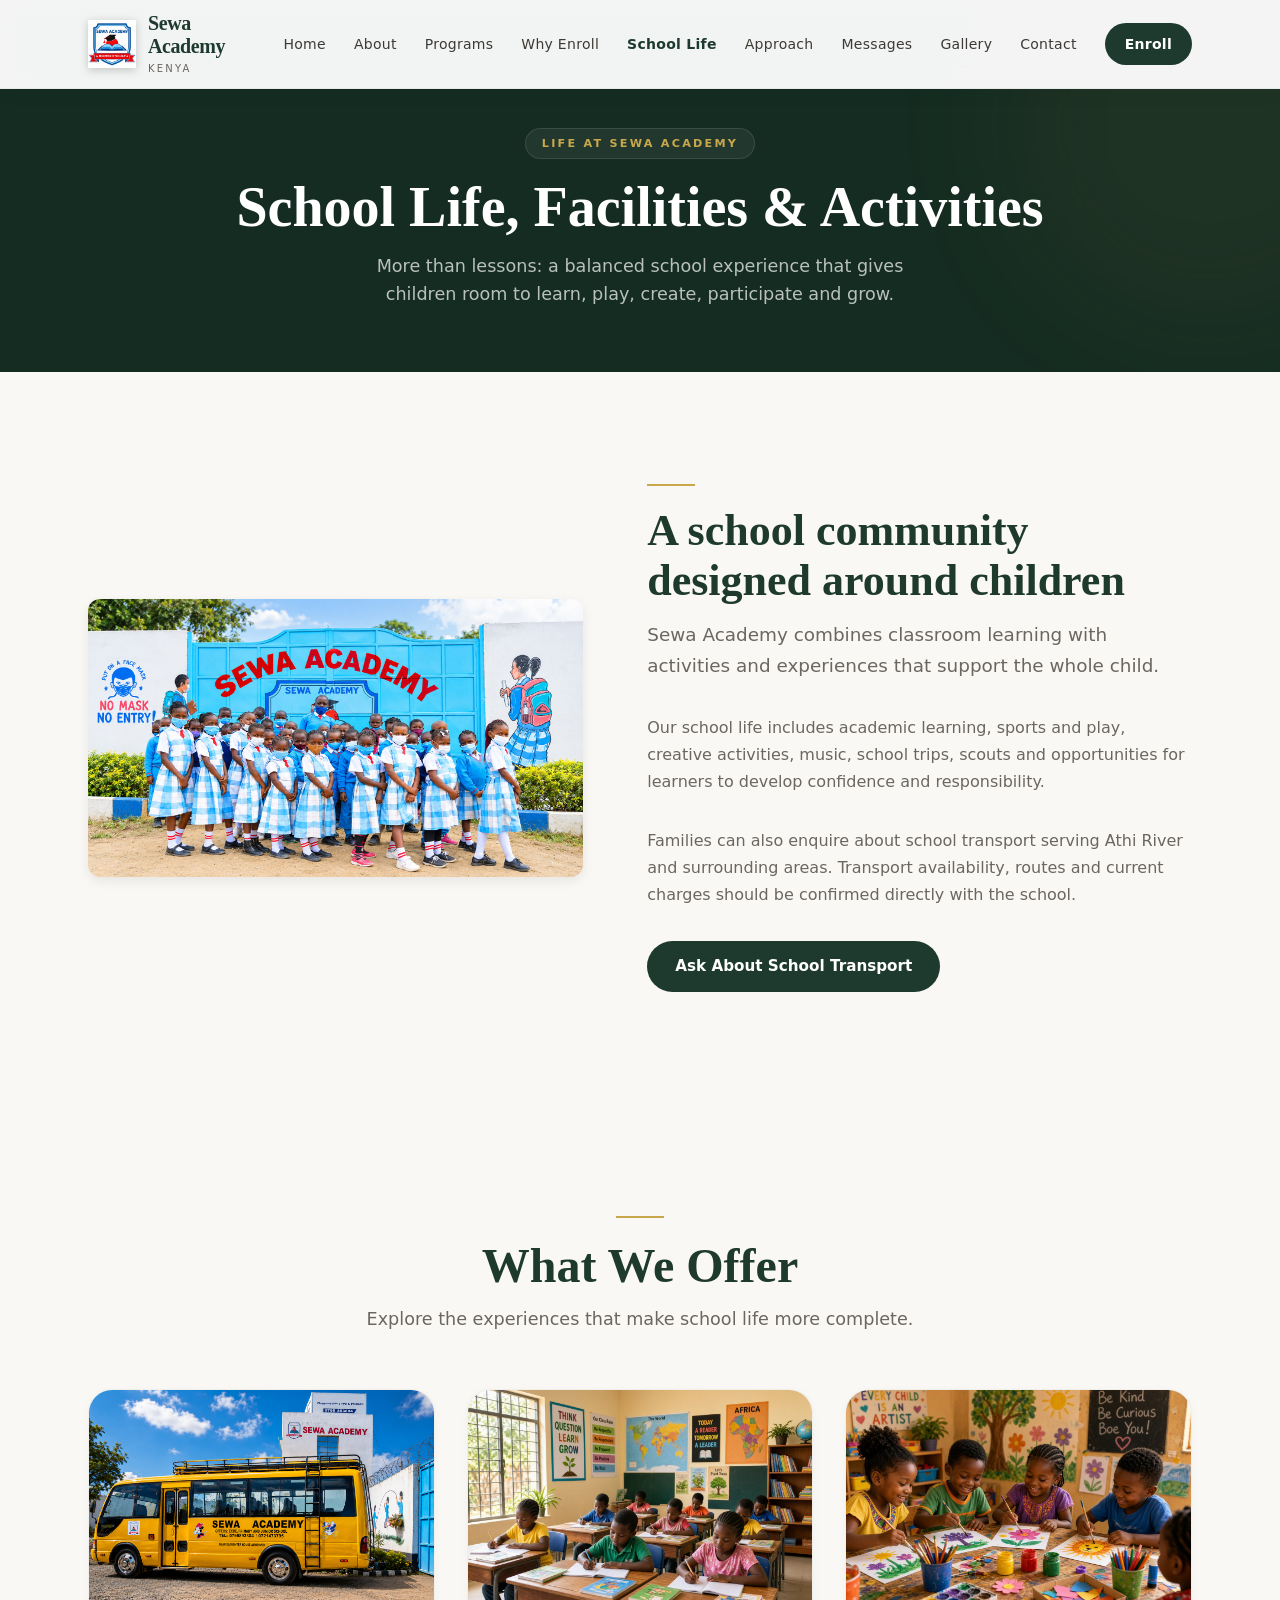
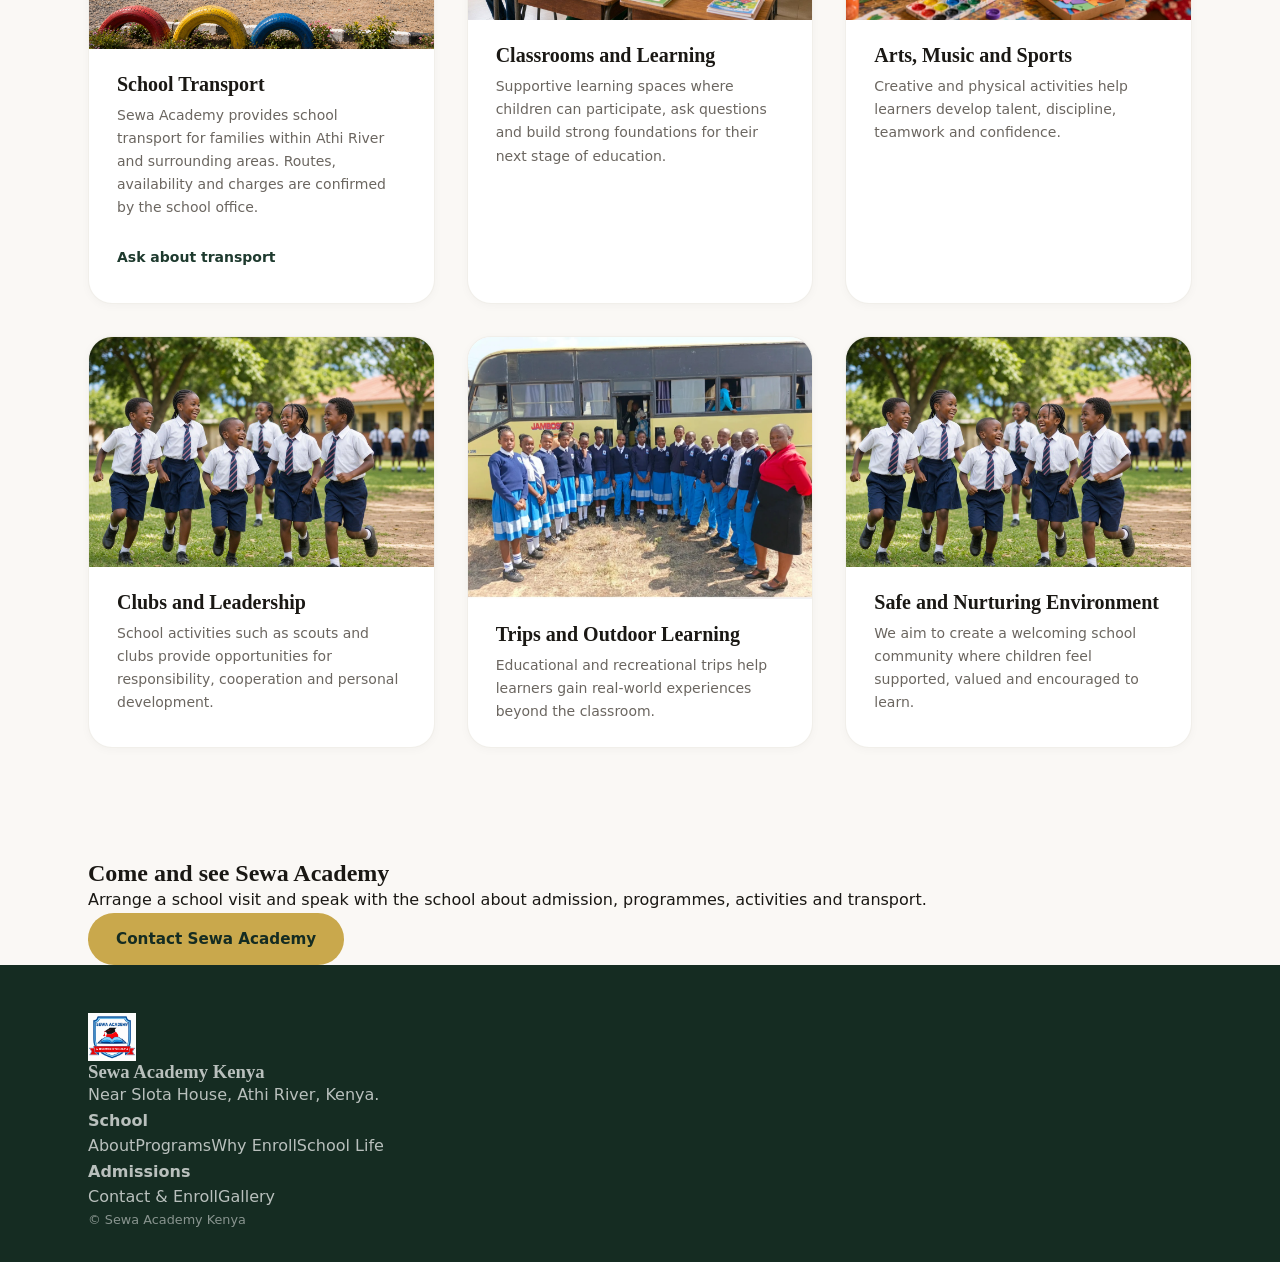
<file: amenities.html>
<!DOCTYPE html>

<html lang="en">
<head>
<meta charset="utf-8"/><meta content="width=device-width, initial-scale=1" name="viewport"/>



<title>School Life &amp; Activities | Sewa Academy Kenya</title><link href="styles.css" rel="stylesheet"/><link href="img/sewa-academy-logo.png" rel="icon" type="image/png"/>
<meta content="Explore school life at Sewa Academy Kenya, including classrooms, sports, arts, music, trips, clubs and school transport." name="description"/><meta content="index, follow, max-image-preview:large" name="robots"/><link href="https://sewa-website-demo-vpy4.vercel.app/amenities" rel="canonical"/><meta content="School Life &amp; Activities | Sewa Academy Kenya" property="og:title"/><meta content="Explore school life at Sewa Academy Kenya, including classrooms, sports, arts, music, trips, clubs and school transport." property="og:description"/><meta content="website" property="og:type"/><meta content="https://sewa-website-demo-vpy4.vercel.app/amenities" property="og:url"/><meta content="https://sewa-website-demo-vpy4.vercel.app/img/hero-school.jpg" property="og:image"/><meta content="Sewa Academy Kenya school website image" property="og:image:alt"/><meta content="Sewa Academy Kenya" property="og:site_name"/><meta content="en_KE" property="og:locale"/><meta content="summary_large_image" name="twitter:card"/><meta content="School Life &amp; Activities | Sewa Academy Kenya" name="twitter:title"/><meta content="Explore school life at Sewa Academy Kenya, including classrooms, sports, arts, music, trips, clubs and school transport." name="twitter:description"/><meta content="https://sewa-website-demo-vpy4.vercel.app/amenities" name="twitter:url"/><meta content="https://sewa-website-demo-vpy4.vercel.app/img/hero-school.jpg" name="twitter:image"/><script type="application/ld+json">{"@context":"https://schema.org","@graph":[{"@type":["EducationalOrganization","LocalBusiness"],"@id":"https://sewa-website-demo-vpy4.vercel.app/#school","name":"Sewa Academy Kenya","url":"https://sewa-website-demo-vpy4.vercel.app/","logo":"https://sewa-website-demo-vpy4.vercel.app/img/sewa-academy-logo.png","image":"https://sewa-website-demo-vpy4.vercel.app/img/hero-school.jpg","description":"Private Christian-aligned school in Slota, Athi River, Machakos County, Kenya.","telephone":"+254795893804","email":"info@sewaacademykenya.com","address":{"@type":"PostalAddress","streetAddress":"Slota","addressLocality":"Athi River","addressRegion":"Machakos County","addressCountry":"KE"},"areaServed":{"@type":"Place","name":"Athi River, Machakos County, Kenya"},"contactPoint":{"@type":"ContactPoint","telephone":"+254795893804","contactType":"admissions","email":"info@sewaacademykenya.com","availableLanguage":["English"]}},{"@type":"WebSite","@id":"https://sewa-website-demo-vpy4.vercel.app/#website","url":"https://sewa-website-demo-vpy4.vercel.app/","name":"Sewa Academy Kenya","publisher":{"@id":"https://sewa-website-demo-vpy4.vercel.app/#school"},"inLanguage":"en-KE"},{"@type":"WebPage","@id":"https://sewa-website-demo-vpy4.vercel.app/amenities#webpage","url":"https://sewa-website-demo-vpy4.vercel.app/amenities","name":"School Life & Activities | Sewa Academy Kenya","description":"Explore school life at Sewa Academy Kenya, including classrooms, sports, arts, music, trips, clubs and school transport.","isPartOf":{"@id":"https://sewa-website-demo-vpy4.vercel.app/#website"},"about":{"@id":"https://sewa-website-demo-vpy4.vercel.app/#school"},"inLanguage":"en-KE"}]}</script></head><body>
<a class="skip-link" href="#main-content">Skip to main content</a>
<nav aria-label="Main navigation" class="site-nav nav-solid" id="site-nav"><div class="nav-inner"><a class="nav-brand" href="/"><img alt="Sewa Academy logo" class="nav-logo" height="48" src="img/sewa-academy-logo.png" width="48"/><div class="nav-brand-text"><span class="nav-name">Sewa Academy</span><span class="nav-sub">Kenya</span></div></a><div class="nav-links" id="nav-links"><a href="/">Home</a><a href="/about">About</a><a href="/programs">Programs</a><a href="/why-enroll">Why Enroll</a><a class="active" href="/amenities">School Life</a><a href="/approach">Approach</a><a href="/messages">Messages</a><a href="/gallery">Gallery</a><a href="/contact">Contact</a><a class="btn-enroll" href="/contact">Enroll</a></div><button aria-controls="nav-links" aria-expanded="false" aria-label="Open navigation menu" class="nav-toggle" id="nav-toggle" type="button"><span class="hamburger"></span></button></div></nav>
<main id="main-content">
<header class="page-hero"><div class="container"><span class="section-tag">Life at Sewa Academy</span><h1>School Life, Facilities &amp; Activities</h1><p>More than lessons: a balanced school experience that gives children room to learn, play, create, participate and grow.</p></div></header>
<section class="section"><div class="container"><div class="about-grid"><div class="about-image"><img alt="Sewa Academy school campus in Athi River" height="400" loading="lazy" src="img/hero-school.jpg" width="600"/></div><div class="about-content"><div class="decorative-line"></div><h2>A school community designed around children</h2><p class="section-lead">Sewa Academy combines classroom learning with activities and experiences that support the whole child.</p><p>Our school life includes academic learning, sports and play, creative activities, music, school trips, scouts and opportunities for learners to develop confidence and responsibility.</p><p>Families can also enquire about school transport serving Athi River and surrounding areas. Transport availability, routes and current charges should be confirmed directly with the school.</p><a class="btn btn-forest" href="/contact">Ask About School Transport</a></div></div></div></section>
<section class="section extras"><div class="container"><div class="section-header center"><div class="decorative-line"></div><h2>What We Offer</h2><p>Explore the experiences that make school life more complete.</p></div><div class="extras-grid">
<article class="extra-card"><div class="extra-image"><img alt="Sewa Academy campus in Athi River" height="250" loading="lazy" src="img/schoolbus.webp" width="400"/></div><div class="extra-body"><h3>School Transport</h3><p>Sewa Academy provides school transport for families within Athi River and surrounding areas. Routes, availability and charges are confirmed by the school office.</p><a class="read-more" href="/contact">Ask about transport</a></div></article>
<article class="extra-card"><div class="extra-image"><img alt="Sewa Academy classroom" height="250" loading="lazy" src="img/classroom.jpg" width="400"/></div><div class="extra-body"><h3>Classrooms and Learning</h3><p>Supportive learning spaces where children can participate, ask questions and build strong foundations for their next stage of education.</p></div></article>
<article class="extra-card"><div class="extra-image"><img alt="Sewa Academy arts and sports activity" height="250" loading="lazy" src="img/arts-sports.jpg" width="400"/></div><div class="extra-body"><h3>Arts, Music and Sports</h3><p>Creative and physical activities help learners develop talent, discipline, teamwork and confidence.</p></div></article>
<article class="extra-card"><div class="extra-image"><img alt="Sewa Academy learners participating in school life" height="250" loading="lazy" src="img/students.jpg" width="400"/></div><div class="extra-body"><h3>Clubs and Leadership</h3><p>School activities such as scouts and clubs provide opportunities for responsibility, cooperation and personal development.</p></div></article>
<article class="extra-card"><div class="extra-image"><img alt="Sewa Academy learners during an outdoor activity" height="250" loading="lazy" src="img/holiday-camp.png" width="400"/></div><div class="extra-body"><h3>Trips and Outdoor Learning</h3><p>Educational and recreational trips help learners gain real-world experiences beyond the classroom.</p></div></article>
<article class="extra-card"><div class="extra-image"><img alt="Sewa Academy students enjoying a school activity" height="250" loading="lazy" src="img/students.jpg" width="400"/></div><div class="extra-body"><h3>Safe and Nurturing Environment</h3><p>We aim to create a welcoming school community where children feel supported, valued and encouraged to learn.</p></div></article>
</div></div></section>
<section class="cta-section"><div class="container"><h2>Come and see Sewa Academy</h2><p>Arrange a school visit and speak with the school about admission, programmes, activities and transport.</p><a class="btn btn-gold" href="/contact">Contact Sewa Academy</a></div></section>
</main><footer class="site-footer"><div class="container"><div class="footer-grid"><div><img alt="Sewa Academy logo" height="48" src="img/sewa-academy-logo.png" width="48"/><h3>Sewa Academy Kenya</h3><p>Near Slota House, Athi River, Kenya.</p></div><div><h4>School</h4><a href="/about">About</a><a href="/programs">Programs</a><a href="/why-enroll">Why Enroll</a><a href="/amenities">School Life</a></div><div><h4>Admissions</h4><a href="/contact">Contact &amp; Enroll</a><a href="/gallery">Gallery</a></div></div><div class="footer-bottom"><span>© Sewa Academy Kenya</span></div></div></footer><script src="script.js"></script></body></html>
</file>
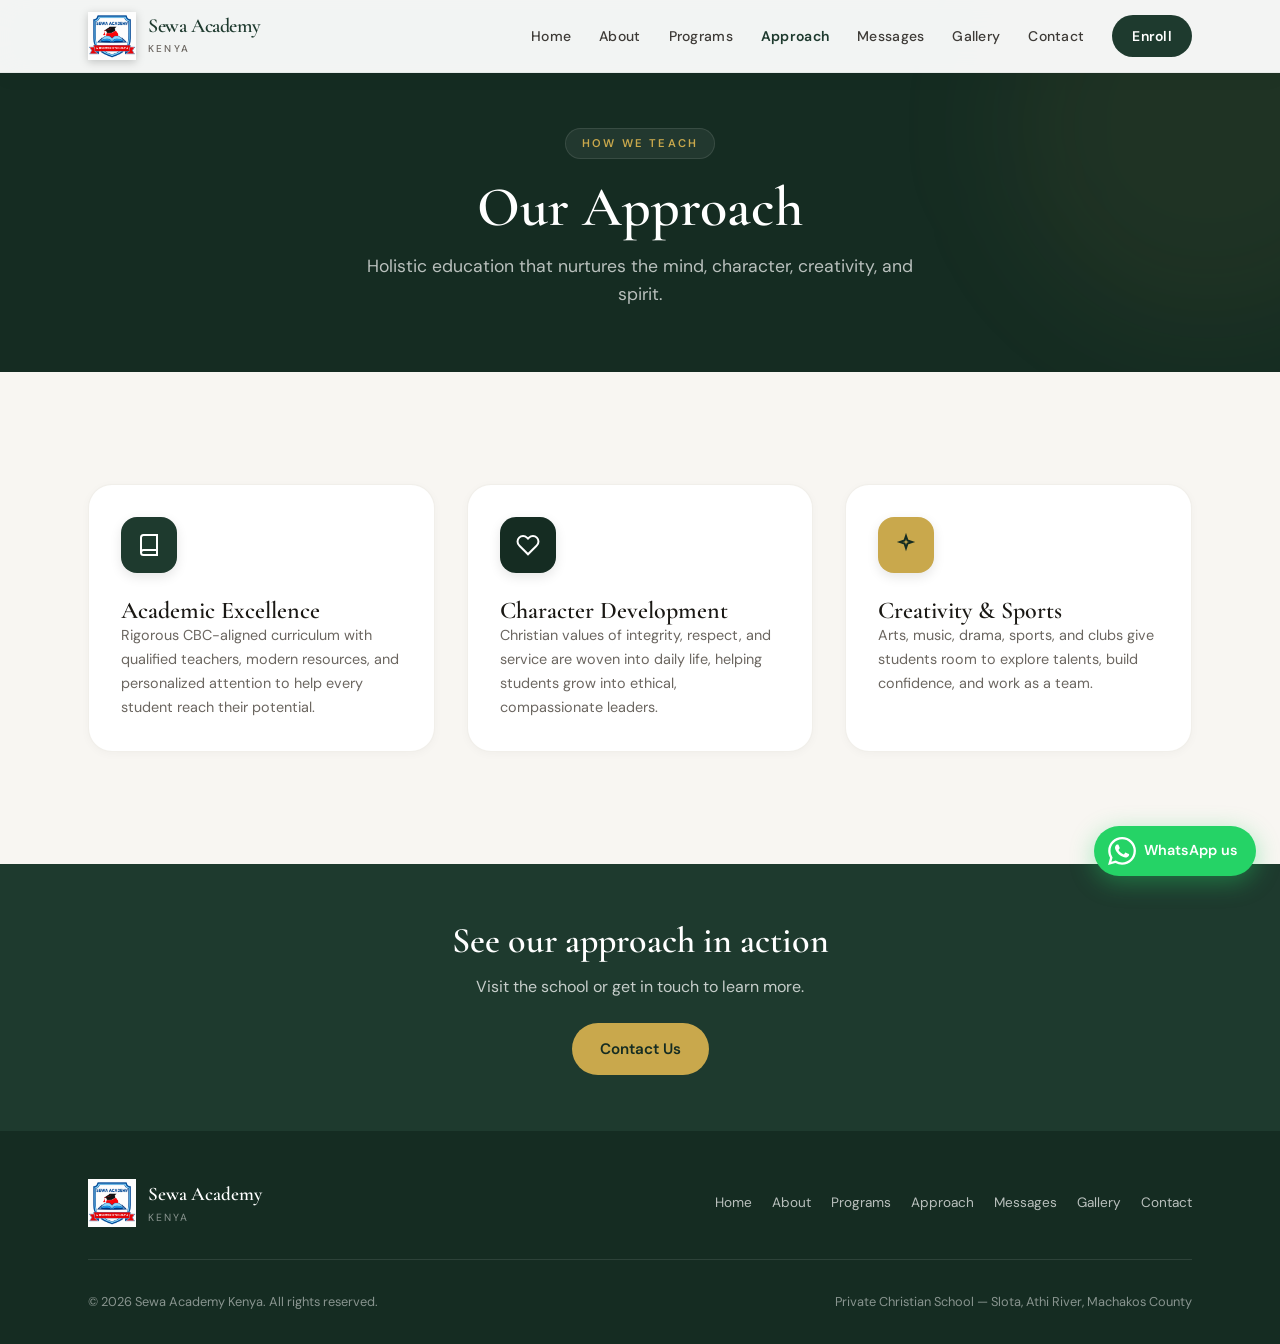
<file: approach.html>
<!DOCTYPE html>

<html lang="en">
<head>
<meta charset="utf-8"/>
<meta content="width=device-width, initial-scale=1.0" name="viewport"/>






<title>Our Approach | Sewa Academy Kenya</title>
<link href="https://fonts.googleapis.com" rel="preconnect"/>
<link crossorigin="" href="https://fonts.gstatic.com" rel="preconnect"/>
<link href="https://fonts.googleapis.com/css2?family=Cormorant+Garamond:ital,wght@0,400;0,600;1,400&amp;family=DM+Sans:ital,opsz,wght@0,9..40,300;0,9..40,400;0,9..40,500;0,9..40,600;1,9..40,400&amp;display=swap" rel="stylesheet"/>
<link href="styles.css" rel="stylesheet"/>
<link href="img/sewa-academy-logo.png" rel="icon" type="image/png"/>
<meta content="Learn about Sewa Academy Kenya’s approach to academic excellence, character development, creativity, sports and learner growth." name="description"/><meta content="index, follow, max-image-preview:large" name="robots"/><link href="https://sewa-website-demo-vpy4.vercel.app/approach" rel="canonical"/><meta content="Our Approach | Sewa Academy Kenya" property="og:title"/><meta content="Learn about Sewa Academy Kenya’s approach to academic excellence, character development, creativity, sports and learner growth." property="og:description"/><meta content="website" property="og:type"/><meta content="https://sewa-website-demo-vpy4.vercel.app/approach" property="og:url"/><meta content="https://sewa-website-demo-vpy4.vercel.app/img/classroom.jpg" property="og:image"/><meta content="Sewa Academy Kenya school website image" property="og:image:alt"/><meta content="Sewa Academy Kenya" property="og:site_name"/><meta content="en_KE" property="og:locale"/><meta content="summary_large_image" name="twitter:card"/><meta content="Our Approach | Sewa Academy Kenya" name="twitter:title"/><meta content="Learn about Sewa Academy Kenya’s approach to academic excellence, character development, creativity, sports and learner growth." name="twitter:description"/><meta content="https://sewa-website-demo-vpy4.vercel.app/approach" name="twitter:url"/><meta content="https://sewa-website-demo-vpy4.vercel.app/img/classroom.jpg" name="twitter:image"/><script type="application/ld+json">{"@context":"https://schema.org","@graph":[{"@type":["EducationalOrganization","LocalBusiness"],"@id":"https://sewa-website-demo-vpy4.vercel.app/#school","name":"Sewa Academy Kenya","url":"https://sewa-website-demo-vpy4.vercel.app/","logo":"https://sewa-website-demo-vpy4.vercel.app/img/sewa-academy-logo.png","image":"https://sewa-website-demo-vpy4.vercel.app/img/classroom.jpg","description":"Private Christian-aligned school in Slota, Athi River, Machakos County, Kenya.","telephone":"+254795893804","email":" sewaacademyke@gmail.com","address":{"@type":"PostalAddress","streetAddress":"Slota","addressLocality":"Athi River","addressRegion":"Machakos County","addressCountry":"KE"},"areaServed":{"@type":"Place","name":"Athi River, Machakos County, Kenya"},"contactPoint":{"@type":"ContactPoint","telephone":"+254795893804","contactType":"admissions","email":"info@sewaacademykenya.com","availableLanguage":["English"]}},{"@type":"WebSite","@id":"https://sewa-website-demo-vpy4.vercel.app/#website","url":"https://sewa-website-demo-vpy4.vercel.app/","name":"Sewa Academy Kenya","publisher":{"@id":"https://sewa-website-demo-vpy4.vercel.app/#school"},"inLanguage":"en-KE"},{"@type":"WebPage","@id":"https://sewa-website-demo-vpy4.vercel.app/approach#webpage","url":"https://sewa-website-demo-vpy4.vercel.app/approach","name":"Our Approach | Sewa Academy Kenya","description":"Learn about Sewa Academy Kenya’s approach to academic excellence, character development, creativity, sports and learner growth.","isPartOf":{"@id":"https://sewa-website-demo-vpy4.vercel.app/#website"},"about":{"@id":"https://sewa-website-demo-vpy4.vercel.app/#school"},"inLanguage":"en-KE"}]}</script></head>
<body class="page-inner">
<a class="skip-link" href="#main-content">Skip to main content</a>
<nav aria-label="Main navigation" class="site-nav nav-solid" id="site-nav">
<div class="nav-inner">
<a aria-label="Sewa Academy Kenya home" class="nav-brand" href="/">
<img alt="Sewa Academy logo" class="nav-logo" height="48" src="img/sewa-academy-logo.png" width="48"/>
<div class="nav-brand-text"><span class="nav-name">Sewa Academy</span><span class="nav-sub">Kenya</span></div>
</a>
<div class="nav-links" id="nav-links">
<a href="/">Home</a>
<a href="/about">About</a>
<a href="/programs">Programs</a>
<a class="active" href="/approach">Approach</a>
<a href="/messages">Messages</a>
<a href="/gallery">Gallery</a>
<a href="/contact">Contact</a>
<a class="btn-enroll" href="/contact">Enroll</a>
</div>
<button aria-controls="nav-links" aria-expanded="false" aria-label="Open navigation menu" class="nav-toggle" id="nav-toggle" type="button"><span class="hamburger"></span></button>
</div>
</nav>
<main id="main-content">
<header class="page-hero">
<div class="container">
<span class="section-tag">How We Teach</span>
<h1>Our Approach</h1>
<p>Holistic education that nurtures the mind, character, creativity, and spirit.</p>
</div>
</header>
<section class="section approach">
<div class="container">
<div class="approach-grid">
<article class="approach-card">
<div class="approach-icon forest"><svg fill="none" height="24" stroke="currentColor" stroke-width="2" viewbox="0 0 24 24" width="24"><path d="M4 19.5A2.5 2.5 0 0 1 6.5 17H20"></path><path d="M6.5 2H20v20H6.5A2.5 2.5 0 0 1 4 19.5v-15A2.5 2.5 0 0 1 6.5 2z"></path></svg></div>
<h2>Academic Excellence</h2>
<p>Rigorous CBC-aligned curriculum with qualified teachers, modern resources, and personalized attention to help every student reach their potential.</p>
</article>
<article class="approach-card">
<div class="approach-icon deep"><svg fill="none" height="24" stroke="currentColor" stroke-width="2" viewbox="0 0 24 24" width="24"><path d="M20.84 4.61a5.5 5.5 0 0 0-7.78 0L12 5.67l-1.06-1.06a5.5 5.5 0 0 0-7.78 7.78l1.06 1.06L12 21.23l7.78-7.78 1.06-1.06a5.5 5.5 0 0 0 0-7.78z"></path></svg></div>
<h2>Character Development</h2>
<p>Christian values of integrity, respect, and service are woven into daily life, helping students grow into ethical, compassionate leaders.</p>
</article>
<article class="approach-card">
<div class="approach-icon gold"><svg fill="none" height="24" stroke="currentColor" stroke-width="2" viewbox="0 0 24 24" width="24"><path d="M12 3l1.5 4.5L18 9l-4.5 1.5L12 15l-1.5-4.5L6 9l4.5-1.5L12 3z"></path></svg></div>
<h2>Creativity &amp; Sports</h2>
<p>Arts, music, drama, sports, and clubs give students room to explore talents, build confidence, and work as a team.</p>
</article>
</div>
</div>
</section>
<div class="cta-band"><div class="container"><h2>See our approach in action</h2><p>Visit the school or get in touch to learn more.</p><a class="btn btn-gold" href="/contact">Contact Us</a></div></div>
</main>
<footer class="site-footer"><div class="container"><div class="footer-top"><div class="footer-brand"><img alt="Sewa Academy logo" height="48" src="img/sewa-academy-logo.png" width="48"/><div><div class="footer-name">Sewa Academy</div><div class="footer-sub">Kenya</div></div></div><nav aria-label="Footer navigation" class="footer-nav"><a href="/">Home</a><a href="/about">About</a><a href="/programs">Programs</a><a href="/approach">Approach</a><a href="/messages">Messages</a><a href="/gallery">Gallery</a><a href="/contact">Contact</a></nav></div><div class="footer-bottom"><p>© <span id="year"></span> Sewa Academy Kenya. All rights reserved.</p><p>Private Christian School — Slota, Athi River, Machakos County</p></div></div></footer>
<a aria-label="Chat on WhatsApp" class="whatsapp-float" href="https://wa.me/254795893804" rel="noopener noreferrer" target="_blank"><svg fill="currentColor" height="28" viewbox="0 0 24 24" width="28"><path d="M17.472 14.382c-.297-.149-1.758-.867-2.03-.967-.273-.099-.471-.148-.67.15-.197.297-.767.966-.94 1.164-.173.199-.347.223-.644.075-.297-.15-1.255-.463-2.39-1.475-.883-.788-1.48-1.761-1.653-2.059-.173-.297-.018-.458.13-.606.134-.133.298-.347.446-.52.149-.174.198-.298.298-.497.099-.198.05-.371-.025-.52-.075-.149-.669-1.612-.916-2.207-.242-.579-.487-.5-.669-.51-.173-.008-.371-.01-.57-.01-.198 0-.52.074-.792.372-.272.297-1.04 1.016-1.04 2.479 0 1.462 1.065 2.875 1.213 3.074.149.198 2.096 3.2 5.077 4.487.709.306 1.262.489 1.694.625.712.227 1.36.195 1.871.118.571-.085 1.758-.719 2.006-1.413.248-.694.248-1.289.173-1.413-.074-.124-.272-.198-.57-.347m-5.421 7.403h-.004a9.87 9.87 0 01-5.031-1.378l-.361-.214-3.741.982.998-3.648-.235-.374a9.86 9.86 0 01-1.51-5.26c.001-5.45 4.436-9.884 9.888-9.884 2.64 0 5.122 1.03 6.988 2.898a9.825 9.825 0 012.893 6.994c-.003 5.45-4.435 9.884-9.885 9.884m8.413-18.297A11.815 11.815 0 0012.05 0C5.495 0 .16 5.335.157 11.892c0 2.096.547 4.142 1.588 5.945L.057 24l6.305-1.654a11.882 11.882 0 005.683 1.448h.005c6.554 0 11.89-5.335 11.893-11.893a11.821 11.821 0 00-3.48-8.413z"></path></svg><span>WhatsApp us</span></a>
<script src="script.js"></script>
</body>
</html>
</file>
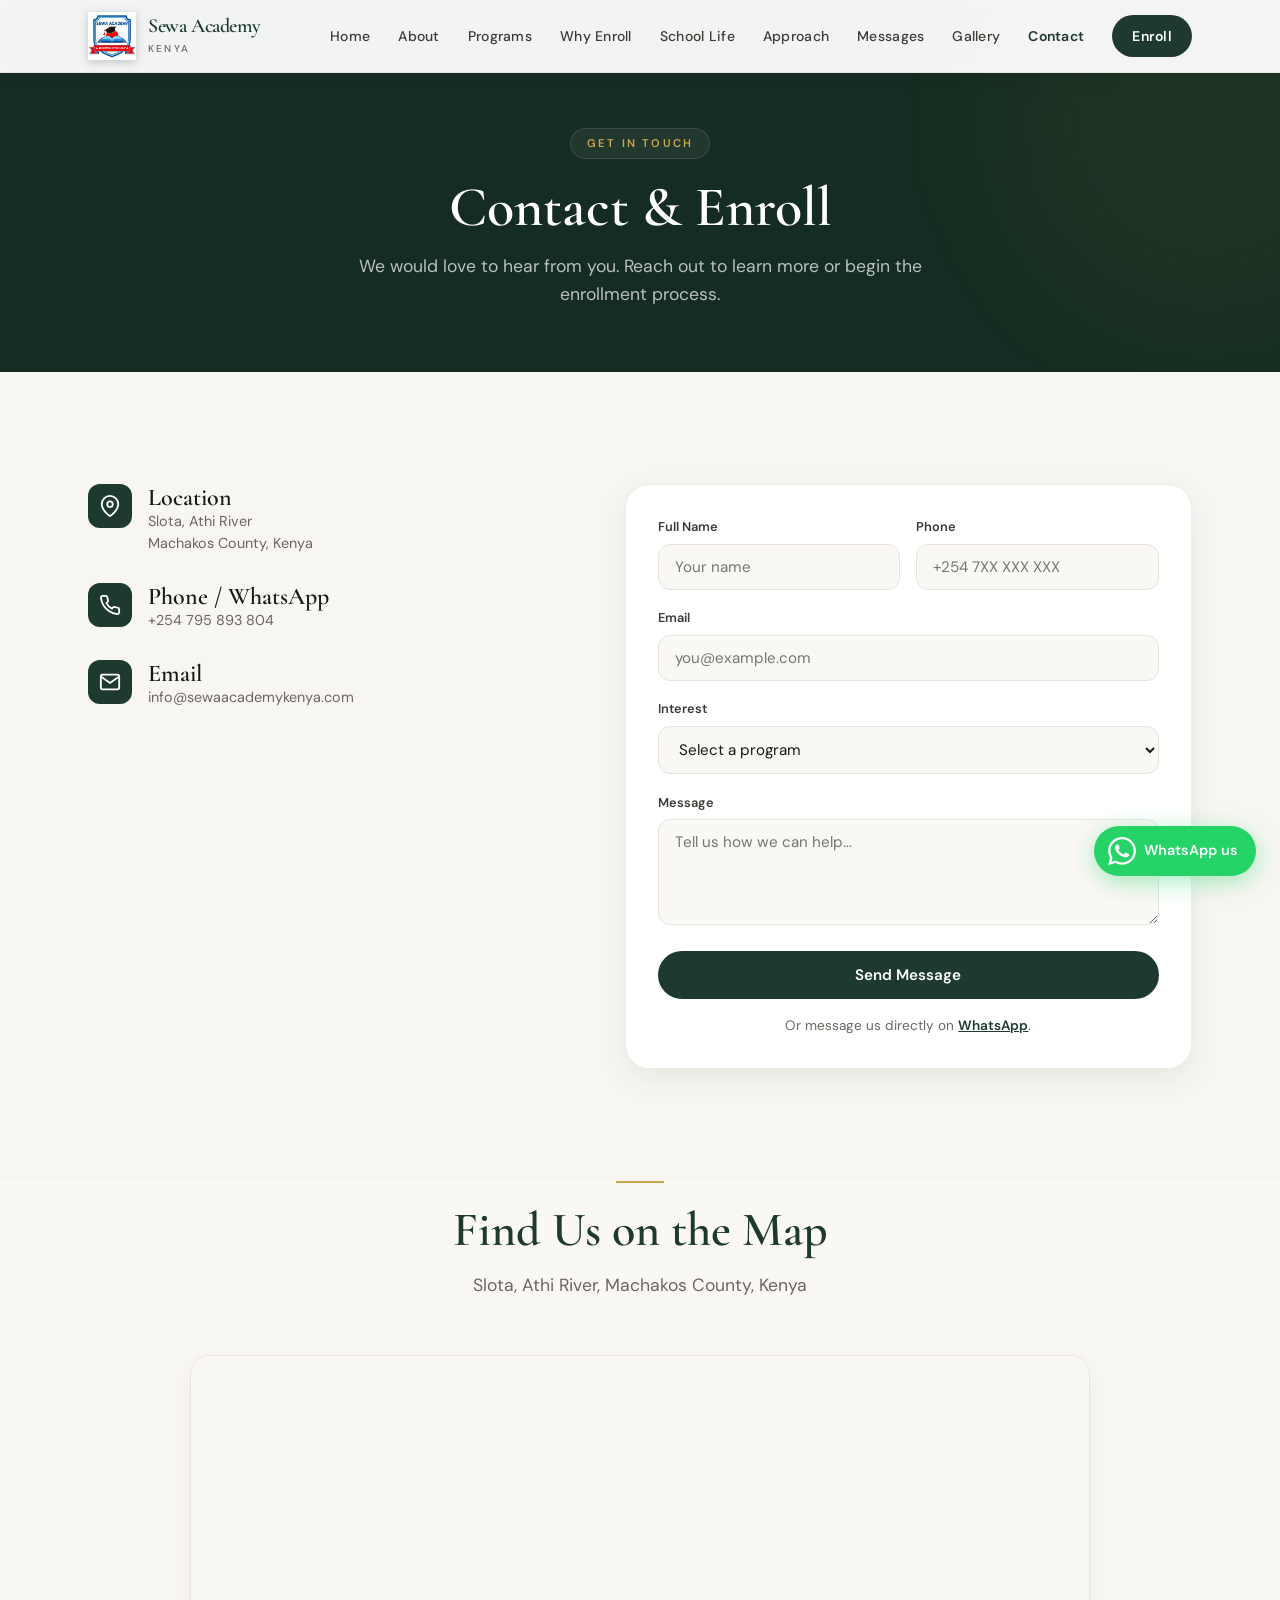
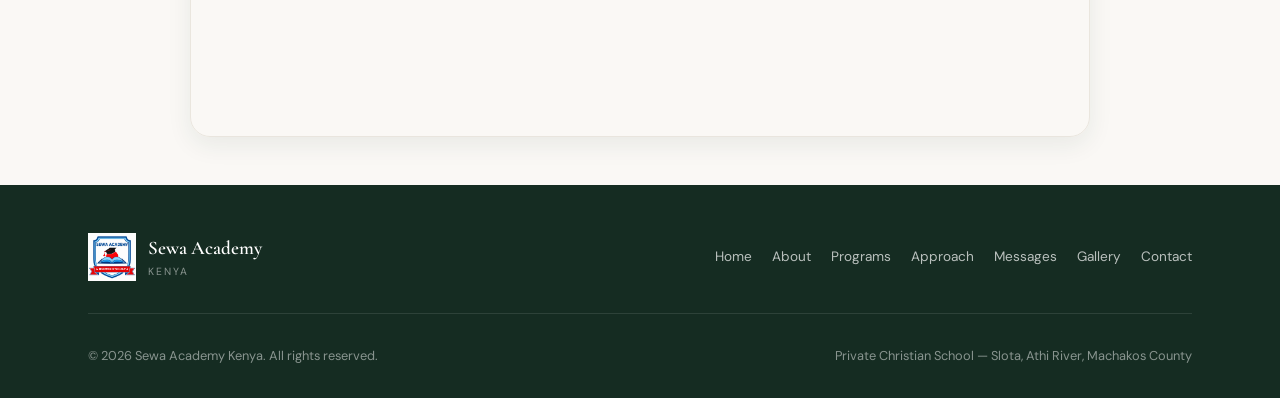
<file: contact.html>
<!DOCTYPE html>

<html lang="en">
<head>
<meta charset="utf-8"/>
<meta content="width=device-width, initial-scale=1.0" name="viewport"/>



<title>Contact &amp; Enroll | Sewa Academy Kenya</title>
<link href="https://fonts.googleapis.com" rel="preconnect"/>
<link crossorigin="" href="https://fonts.gstatic.com" rel="preconnect"/>
<link href="https://fonts.googleapis.com/css2?family=Cormorant+Garamond:ital,wght@0,400;0,600;1,400&amp;family=DM+Sans:ital,opsz,wght@0,9..40,300;0,9..40,400;0,9..40,500;0,9..40,600;1,9..40,400&amp;display=swap" rel="stylesheet"/>
<link href="styles.css" rel="stylesheet"/>
<link href="img/sewa-academy-logo.png" rel="icon" type="image/png"/>
<meta content="Contact Sewa Academy Kenya in Slota, Athi River to ask about admissions, programs, school visits and enrollment." name="description"/><meta content="index, follow, max-image-preview:large" name="robots"/><link href="https://sewa-website-demo-vpy4.vercel.app/contact" rel="canonical"/><meta content="Contact &amp; Enroll | Sewa Academy Kenya" property="og:title"/><meta content="Contact Sewa Academy Kenya in Slota, Athi River to ask about admissions, programs, school visits and enrollment." property="og:description"/><meta content="website" property="og:type"/><meta content="https://sewa-website-demo-vpy4.vercel.app/contact" property="og:url"/><meta content="https://sewa-website-demo-vpy4.vercel.app/img/sewa-academy-logo.png" property="og:image"/><meta content="Sewa Academy Kenya school website image" property="og:image:alt"/><meta content="Sewa Academy Kenya" property="og:site_name"/><meta content="en_KE" property="og:locale"/><meta content="summary_large_image" name="twitter:card"/><meta content="Contact &amp; Enroll | Sewa Academy Kenya" name="twitter:title"/><meta content="Contact Sewa Academy Kenya in Slota, Athi River to ask about admissions, programs, school visits and enrollment." name="twitter:description"/><meta content="https://sewa-website-demo-vpy4.vercel.app/contact" name="twitter:url"/><meta content="https://sewa-website-demo-vpy4.vercel.app/img/sewa-academy-logo.png" name="twitter:image"/><script type="application/ld+json">{"@context":"https://schema.org","@graph":[{"@type":["EducationalOrganization","LocalBusiness"],"@id":"https://sewa-website-demo-vpy4.vercel.app/#school","name":"Sewa Academy Kenya","url":"https://sewa-website-demo-vpy4.vercel.app/","logo":"https://sewa-website-demo-vpy4.vercel.app/img/sewa-academy-logo.png","image":"https://sewa-website-demo-vpy4.vercel.app/img/sewa-academy-logo.png","description":"Private Christian-aligned school in Slota, Athi River, Machakos County, Kenya.","telephone":"+254795893804","email":" sewaacademyke@gmail.com","address":{"@type":"PostalAddress","streetAddress":"Slota","addressLocality":"Athi River","addressRegion":"Machakos County","addressCountry":"KE"},"areaServed":{"@type":"Place","name":"Athi River, Machakos County, Kenya"},"contactPoint":{"@type":"ContactPoint","telephone":"+254795893804","contactType":"admissions","email":"info@sewaacademykenya.com","availableLanguage":["English"]}},{"@type":"WebSite","@id":"https://sewa-website-demo-vpy4.vercel.app/#website","url":"https://sewa-website-demo-vpy4.vercel.app/","name":"Sewa Academy Kenya","publisher":{"@id":"https://sewa-website-demo-vpy4.vercel.app/#school"},"inLanguage":"en-KE"},{"@type":"WebPage","@id":"https://sewa-website-demo-vpy4.vercel.app/contact#webpage","url":"https://sewa-website-demo-vpy4.vercel.app/contact","name":"Contact & Enroll | Sewa Academy Kenya","description":"Contact Sewa Academy Kenya in Slota, Athi River to ask about admissions, programs, school visits and enrollment.","isPartOf":{"@id":"https://sewa-website-demo-vpy4.vercel.app/#website"},"about":{"@id":"https://sewa-website-demo-vpy4.vercel.app/#school"},"inLanguage":"en-KE"}]}</script></head>
<body class="page-inner">
<a class="skip-link" href="#main-content">Skip to main content</a>
<nav aria-label="Main navigation" class="site-nav nav-solid" id="site-nav">
<div class="nav-inner">
<a class="nav-brand" href="/"><img alt="Sewa Academy logo" class="nav-logo" height="48" src="img/sewa-academy-logo.png" width="48"/><div class="nav-brand-text"><span class="nav-name">Sewa Academy</span><span class="nav-sub">Kenya</span></div></a>
<div class="nav-links" id="nav-links">
<a href="/">Home</a><a href="/about">About</a><a href="/programs">Programs</a>
<a href="/why-enroll">Why Enroll</a>
<a href="/amenities">School Life</a>
<a href="/approach">Approach</a><a href="/messages">Messages</a>
<a href="/gallery">Gallery</a><a class="active" href="/contact">Contact</a>
<a class="btn-enroll" href="/contact">Enroll</a>
</div>
<button aria-controls="nav-links" aria-expanded="false" aria-label="Open navigation menu" class="nav-toggle" id="nav-toggle" type="button"><span class="hamburger"></span></button>
</div>
</nav>
<main id="main-content">
<header class="page-hero"><div class="container"><span class="section-tag">Get in Touch</span><h1>Contact &amp; Enroll</h1><p>We would love to hear from you. Reach out to learn more or begin the enrollment process.</p></div></header>
<section class="section contact"><div class="container"><div class="contact-grid">
<div class="contact-info">
<div class="contact-item"><div class="contact-icon"><svg fill="none" height="22" stroke="currentColor" stroke-width="2" viewbox="0 0 24 24" width="22"><path d="M21 10c0 7-9 13-9 13s-9-6-9-13a9 9 0 0 1 18 0z"></path><circle cx="12" cy="10" r="3"></circle></svg></div><div><h2>Location</h2><p>Slota, Athi River<br/>Machakos County, Kenya</p></div></div>
<div class="contact-item"><div class="contact-icon"><svg fill="none" height="22" stroke="currentColor" stroke-width="2" viewbox="0 0 24 24" width="22"><path d="M22 16.92v3a2 2 0 0 1-2.18 2 19.79 19.79 0 0 1-8.63-3.07 19.5 19.5 0 0 1-6-6 19.79 19.79 0 0 1-3.07-8.67A2 2 0 0 1 4.11 2h3a2 2 0 0 1 2 1.72c.127.96.361 1.903.7 2.81a2 2 0 0 1-.45 2.11L8.09 9.91a16 16 0 0 0 6 6l1.27-1.27a2 2 0 0 1 2.11-.45c.907.339 1.85.573 2.81.7A2 2 0 0 1 22 16.92z"></path></svg></div><div><h2>Phone / WhatsApp</h2><p><a href="tel:+254795893804">+254 795 893 804</a></p></div></div>
<div class="contact-item"><div class="contact-icon"><svg fill="none" height="22" stroke="currentColor" stroke-width="2" viewbox="0 0 24 24" width="22"><path d="M4 4h16c1.1 0 2 .9 2 2v12c0 1.1-.9 2-2 2H4c-1.1 0-2-.9-2-2V6c0-1.1.9-2 2-2z"></path><polyline points="22,6 12,13 2,6"></polyline></svg></div><div><h2>Email</h2><p><a href="mailto:info@sewaacademykenya.com">info@sewaacademykenya.com</a></p></div></div>
</div>
<form action="#" class="contact-form" id="contact-form" method="post">
<div class="form-row">
<div class="form-group"><label for="name">Full Name</label><input autocomplete="name" id="name" name="name" placeholder="Your name" required="" type="text"/></div>
<div class="form-group"><label for="phone">Phone</label><input autocomplete="tel" id="phone" name="phone" placeholder="+254 7XX XXX XXX" required="" type="tel"/></div>
</div>
<div class="form-group"><label for="email">Email</label><input autocomplete="email" id="email" name="email" placeholder="you@example.com" type="email"/></div>
<div class="form-group"><label for="interest">Interest</label><select id="interest" name="interest"><option value="">Select a program</option><option value="play-group">Play Group</option><option value="kindergarten">Kindergarten</option><option value="primary">Primary School</option><option value="junior-secondary">Junior Secondary</option><option value="quality-education">Quality Education</option><option value="camps">Holiday Camps</option><option value="general">General Enquiry</option></select></div>
<div class="form-group"><label for="message">Message</label><textarea id="message" name="message" placeholder="Tell us how we can help..." rows="4"></textarea></div>
<button class="btn btn-forest btn-full" type="submit">Send Message</button>
<p class="form-note">Or message us directly on <a href="https://wa.me/254795893804" rel="noopener noreferrer" target="_blank">WhatsApp</a>.</p>
</form>
</div></div></section>
<div class="container" style="margin-top:0;padding-bottom:3rem">
<div class="section-header center">
<div class="decorative-line"></div>
<h2>Find Us on the Map</h2>
<p>Slota, Athi River, Machakos County, Kenya</p>
</div>
<div class="map-wrap">
<iframe allowfullscreen="" height="380" loading="lazy" referrerpolicy="no-referrer-when-downgrade" src="https://www.google.com/maps?q=Slota,+Athi+River,+Machakos+County,+Kenya&amp;output=embed" style="border:0;border-radius:1.25rem;display:block" title="Sewa Academy Kenya location map" width="100%"></iframe>
</div>
</div>
</main>
<footer class="site-footer"><div class="container"><div class="footer-top"><div class="footer-brand"><img alt="Sewa Academy logo" height="48" src="img/sewa-academy-logo.png" width="48"/><div><div class="footer-name">Sewa Academy</div><div class="footer-sub">Kenya</div></div></div><nav class="footer-nav"><a href="/">Home</a><a href="/about">About</a><a href="/programs">Programs</a><a href="/approach">Approach</a><a href="/messages">Messages</a><a href="/gallery">Gallery</a><a href="/contact">Contact</a></nav></div><div class="footer-bottom"><p>© <span id="year"></span> Sewa Academy Kenya. All rights reserved.</p><p>Private Christian School — Slota, Athi River, Machakos County</p></div></div></footer>
<a aria-label="Chat on WhatsApp" class="whatsapp-float" href="https://wa.me/254795893804" rel="noopener noreferrer" target="_blank"><svg fill="currentColor" height="28" viewbox="0 0 24 24" width="28"><path d="M17.472 14.382c-.297-.149-1.758-.867-2.03-.967-.273-.099-.471-.148-.67.15-.197.297-.767.966-.94 1.164-.173.199-.347.223-.644.075-.297-.15-1.255-.463-2.39-1.475-.883-.788-1.48-1.761-1.653-2.059-.173-.297-.018-.458.13-.606.134-.133.298-.347.446-.52.149-.174.198-.298.298-.497.099-.198.05-.371-.025-.52-.075-.149-.669-1.612-.916-2.207-.242-.579-.487-.5-.669-.51-.173-.008-.371-.01-.57-.01-.198 0-.52.074-.792.372-.272.297-1.04 1.016-1.04 2.479 0 1.462 1.065 2.875 1.213 3.074.149.198 2.096 3.2 5.077 4.487.709.306 1.262.489 1.694.625.712.227 1.36.195 1.871.118.571-.085 1.758-.719 2.006-1.413.248-.694.248-1.289.173-1.413-.074-.124-.272-.198-.57-.347m-5.421 7.403h-.004a9.87 9.87 0 01-5.031-1.378l-.361-.214-3.741.982.998-3.648-.235-.374a9.86 9.86 0 01-1.51-5.26c.001-5.45 4.436-9.884 9.888-9.884 2.64 0 5.122 1.03 6.988 2.898a9.825 9.825 0 012.893 6.994c-.003 5.45-4.435 9.884-9.885 9.884m8.413-18.297A11.815 11.815 0 0012.05 0C5.495 0 .16 5.335.157 11.892c0 2.096.547 4.142 1.588 5.945L.057 24l6.305-1.654a11.882 11.882 0 005.683 1.448h.005c6.554 0 11.89-5.335 11.893-11.893a11.821 11.821 0 00-3.48-8.413z"></path></svg><span>WhatsApp us</span></a>
<script src="script.js"></script>
</body>
</html>
</file>
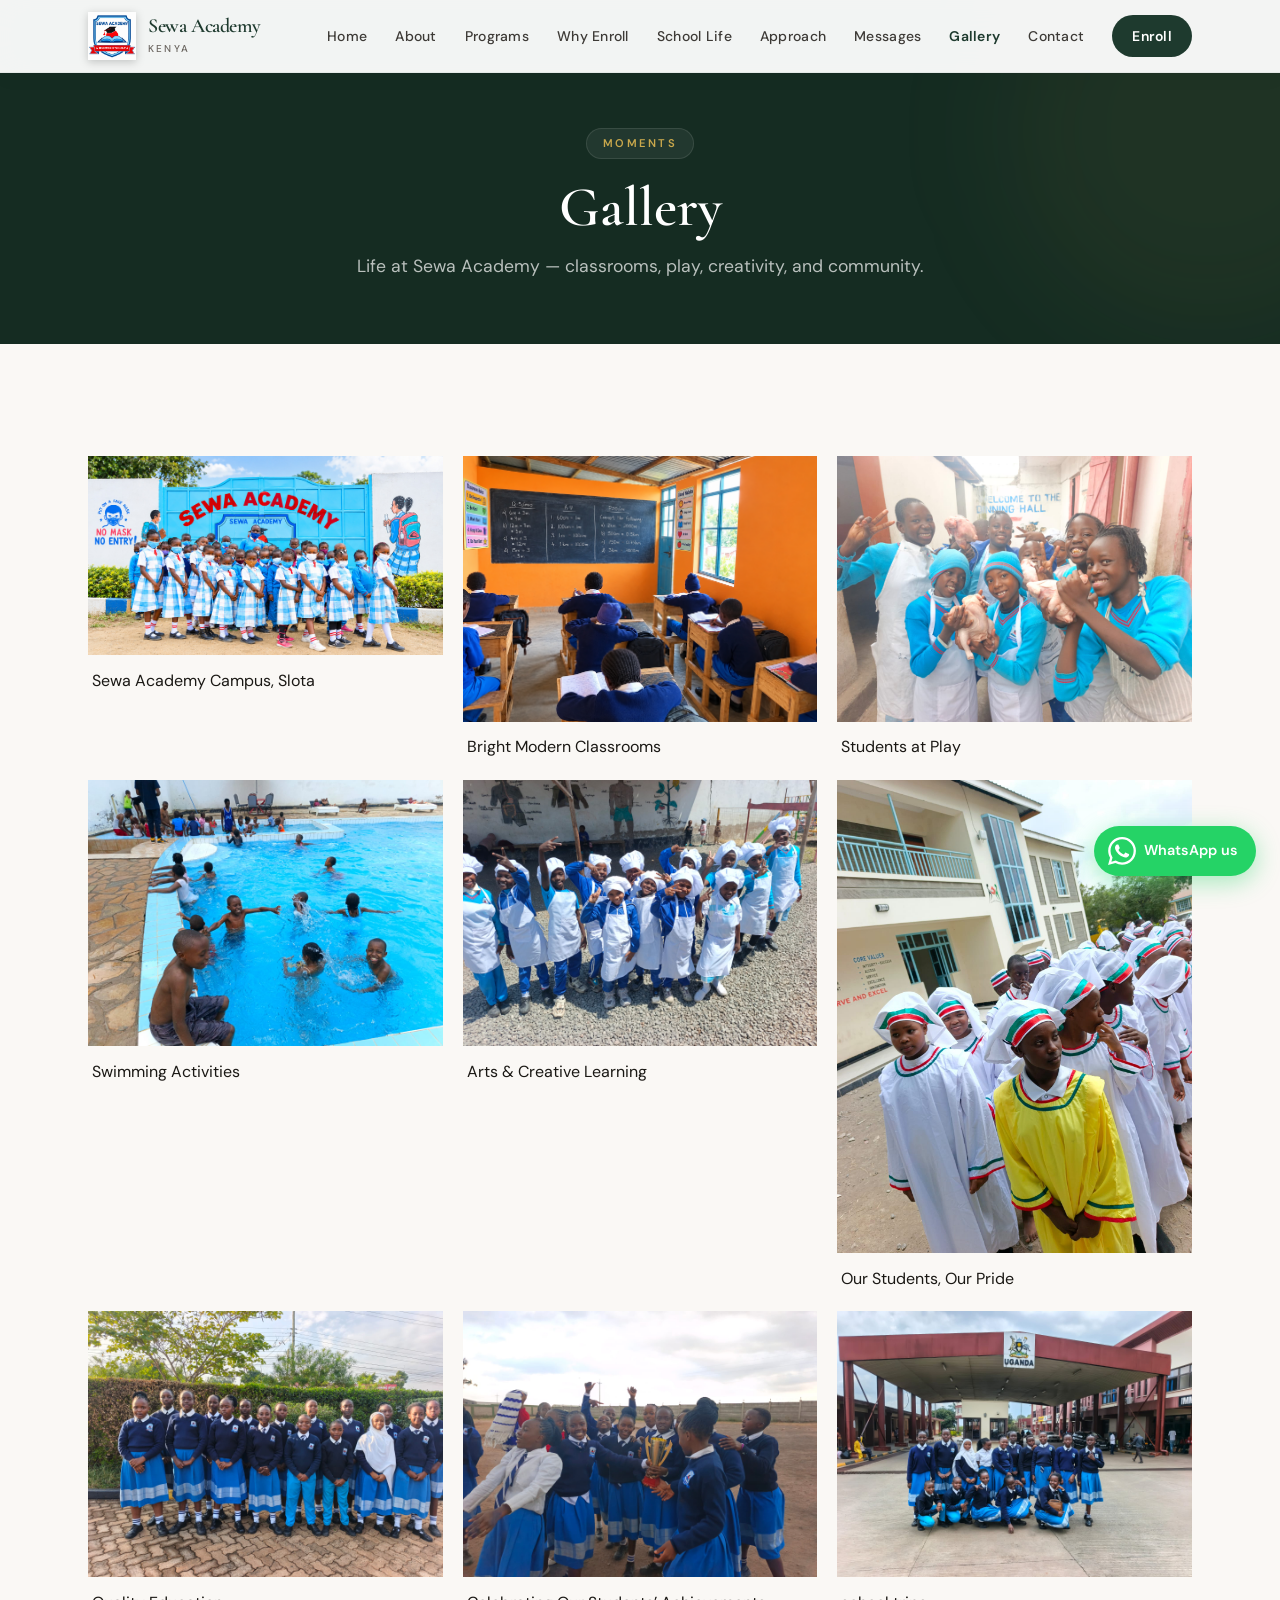
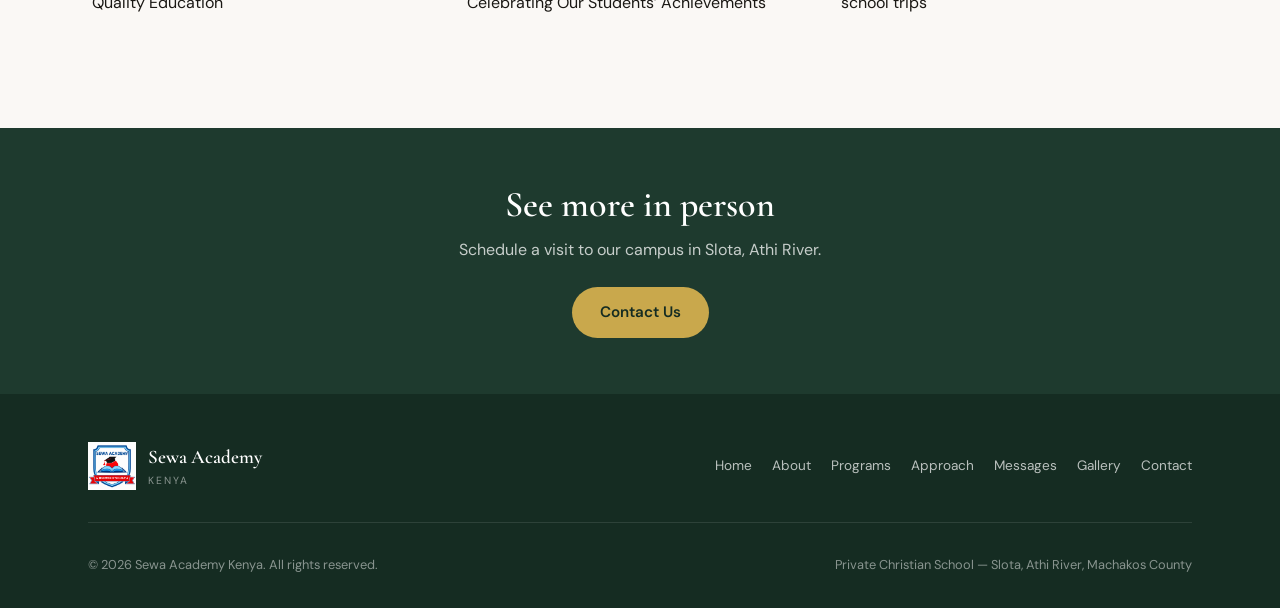
<file: gallery.html>
<!DOCTYPE html>

<html lang="en">
<head>
<meta charset="utf-8"/>
<meta content="width=device-width, initial-scale=1.0" name="viewport"/>



<title>Gallery | Sewa Academy Kenya</title>
<link href="https://fonts.googleapis.com" rel="preconnect"/>
<link crossorigin="" href="https://fonts.gstatic.com" rel="preconnect"/>
<link href="https://fonts.googleapis.com/css2?family=Cormorant+Garamond:ital,wght@0,400;0,600;1,400&amp;family=DM+Sans:ital,opsz,wght@0,9..40,300;0,9..40,400;0,9..40,500;0,9..40,600;1,9..40,400&amp;display=swap" rel="stylesheet"/>
<link href="styles.css" rel="stylesheet"/>
<link href="img/sewa-academy-logo.png" rel="icon" type="image/png"/>
<meta content="View photographs and moments from school life at Sewa Academy Kenya in Athi River." name="description"/><meta content="index, follow, max-image-preview:large" name="robots"/><link href="https://sewa-website-demo-vpy4.vercel.app/gallery" rel="canonical"/><meta content="Gallery | Sewa Academy Kenya" property="og:title"/><meta content="View photographs and moments from school life at Sewa Academy Kenya in Athi River." property="og:description"/><meta content="website" property="og:type"/><meta content="https://sewa-website-demo-vpy4.vercel.app/gallery" property="og:url"/><meta content="https://sewa-website-demo-vpy4.vercel.app/img/hero-school.jpg" property="og:image"/><meta content="Sewa Academy Kenya school website image" property="og:image:alt"/><meta content="Sewa Academy Kenya" property="og:site_name"/><meta content="en_KE" property="og:locale"/><meta content="summary_large_image" name="twitter:card"/><meta content="Gallery | Sewa Academy Kenya" name="twitter:title"/><meta content="View photographs and moments from school life at Sewa Academy Kenya in Athi River." name="twitter:description"/><meta content="https://sewa-website-demo-vpy4.vercel.app/gallery" name="twitter:url"/><meta content="https://sewa-website-demo-vpy4.vercel.app/img/hero-school.jpg" name="twitter:image"/><script type="application/ld+json">{"@context":"https://schema.org","@graph":[{"@type":["EducationalOrganization","LocalBusiness"],"@id":"https://sewa-website-demo-vpy4.vercel.app/#school","name":"Sewa Academy Kenya","url":"https://sewa-website-demo-vpy4.vercel.app/","logo":"https://sewa-website-demo-vpy4.vercel.app/img/sewa-academy-logo.png","image":"https://sewa-website-demo-vpy4.vercel.app/img/hero-school.jpg","description":"Private Christian-aligned school in Slota, Athi River, Machakos County, Kenya.","telephone":"+254795893804","email":"info@sewaacademykenya.com","address":{"@type":"PostalAddress","streetAddress":"Slota","addressLocality":"Athi River","addressRegion":"Machakos County","addressCountry":"KE"},"areaServed":{"@type":"Place","name":"Athi River, Machakos County, Kenya"},"contactPoint":{"@type":"ContactPoint","telephone":"+254795893804","contactType":"admissions","email":"info@sewaacademykenya.com","availableLanguage":["English"]}},{"@type":"WebSite","@id":"https://sewa-website-demo-vpy4.vercel.app/#website","url":"https://sewa-website-demo-vpy4.vercel.app/","name":"Sewa Academy Kenya","publisher":{"@id":"https://sewa-website-demo-vpy4.vercel.app/#school"},"inLanguage":"en-KE"},{"@type":"WebPage","@id":"https://sewa-website-demo-vpy4.vercel.app/gallery#webpage","url":"https://sewa-website-demo-vpy4.vercel.app/gallery","name":"Gallery | Sewa Academy Kenya","description":"View photographs and moments from school life at Sewa Academy Kenya in Athi River.","isPartOf":{"@id":"https://sewa-website-demo-vpy4.vercel.app/#website"},"about":{"@id":"https://sewa-website-demo-vpy4.vercel.app/#school"},"inLanguage":"en-KE"}]}</script></head>
<body class="page-inner">
<a class="skip-link" href="#main-content">Skip to main content</a>
<nav aria-label="Main navigation" class="site-nav nav-solid" id="site-nav">
<div class="nav-inner">
<a class="nav-brand" href="/"><img alt="Sewa Academy logo" class="nav-logo" height="48" src="img/sewa-academy-logo.png" width="48"/><div class="nav-brand-text"><span class="nav-name">Sewa Academy</span><span class="nav-sub">Kenya</span></div></a>
<div class="nav-links" id="nav-links">
<a href="/">Home</a><a href="/about">About</a><a href="/programs">Programs</a>
<a href="/why-enroll">Why Enroll</a>
<a href="/amenities">School Life</a>
<a href="/approach">Approach</a><a href="/messages">Messages</a>
<a class="active" href="/gallery">Gallery</a><a href="/contact">Contact</a>
<a class="btn-enroll" href="/contact">Enroll</a>
</div>
<button aria-controls="nav-links" aria-expanded="false" aria-label="Open navigation menu" class="nav-toggle" id="nav-toggle" type="button"><span class="hamburger"></span></button>
</div>
</nav>
<main id="main-content">
<header class="page-hero"><div class="container"><span class="section-tag">Moments</span><h1>Gallery</h1><p>Life at Sewa Academy — classrooms, play, creativity, and community.</p></div></header>
<section class="section gallery-alt"><div class="container"><div class="gallery-grid">
<figure class="gallery-item"><img alt="Sewa Academy Campus, Slota" height="300" loading="lazy" src="img/hero-school.jpg" width="400"/><figcaption>Sewa Academy Campus, Slota</figcaption></figure>
<figure class="gallery-item"><img alt="Bright Modern Classrooms" height="300" loading="lazy" src="img/class.png" width="400"/><figcaption>Bright Modern Classrooms</figcaption></figure>
<figure class="gallery-item"><img alt="Students at Play" height="300" loading="lazy" src="img/play.jpeg" width="400"/><figcaption>Students at Play</figcaption></figure>
  <figure class="gallery-item"><img alt="Students at Play" height="300" loading="lazy" src="img/swimming.jpeg" width="400"/><figcaption>Swimming Activities</figcaption></figure>
<figure class="gallery-item"><img alt="Arts and Creative Learning" height="300" loading="lazy" src="img/calture.jpeg" width="400"/><figcaption>Arts &amp; Creative Learning</figcaption></figure>
  
<figure class="gallery-item">
    <img alt="Our Students, Our Pride" height="10" loading="lazy" src="img/pride.jpeg" width="10"/>
    <figcaption>Our Students, Our Pride</figcaption>
</figure>

<figure class="gallery-item"><img alt="Quality Education" height="300" loading="lazy" src="img/education.jpeg" width="400"/><figcaption>Quality Education</figcaption></figure>
<figure class="gallery-item"><img alt="Holiday Language Camp" height="300" loading="lazy" src="img/excell.jpeg" width="400"/><figcaption>Celebrating Our Students’ Achievements</figcaption></figure>
<figure class="gallery-item"><img alt="Holiday Language Camp" height="300" loading="lazy" src="img/trips.jpeg" width="400"/><figcaption>school trips</figcaption></figure>
</div></div></section>
<div class="cta-band"><div class="container"><h2>See more in person</h2><p>Schedule a visit to our campus in Slota, Athi River.</p><a class="btn btn-gold" href="/contact">Contact Us</a></div></div>
</main>
<footer class="site-footer"><div class="container"><div class="footer-top"><div class="footer-brand"><img alt="Sewa Academy logo" height="48" src="img/sewa-academy-logo.png" width="48"/><div><div class="footer-name">Sewa Academy</div><div class="footer-sub">Kenya</div></div></div><nav class="footer-nav"><a href="/">Home</a><a href="/about">About</a><a href="/programs">Programs</a><a href="/approach">Approach</a><a href="/messages">Messages</a><a href="/gallery">Gallery</a><a href="/contact">Contact</a></nav></div><div class="footer-bottom"><p>© <span id="year"></span> Sewa Academy Kenya. All rights reserved.</p><p>Private Christian School — Slota, Athi River, Machakos County</p></div></div></footer>
<a aria-label="Chat on WhatsApp" class="whatsapp-float" href="https://wa.me/254795893804" rel="noopener noreferrer" target="_blank"><svg fill="currentColor" height="28" viewbox="0 0 24 24" width="28"><path d="M17.472 14.382c-.297-.149-1.758-.867-2.03-.967-.273-.099-.471-.148-.67.15-.197.297-.767.966-.94 1.164-.173.199-.347.223-.644.075-.297-.15-1.255-.463-2.39-1.475-.883-.788-1.48-1.761-1.653-2.059-.173-.297-.018-.458.13-.606.134-.133.298-.347.446-.52.149-.174.198-.298.298-.497.099-.198.05-.371-.025-.52-.075-.149-.669-1.612-.916-2.207-.242-.579-.487-.5-.669-.51-.173-.008-.371-.01-.57-.01-.198 0-.52.074-.792.372-.272.297-1.04 1.016-1.04 2.479 0 1.462 1.065 2.875 1.213 3.074.149.198 2.096 3.2 5.077 4.487.709.306 1.262.489 1.694.625.712.227 1.36.195 1.871.118.571-.085 1.758-.719 2.006-1.413.248-.694.248-1.289.173-1.413-.074-.124-.272-.198-.57-.347m-5.421 7.403h-.004a9.87 9.87 0 01-5.031-1.378l-.361-.214-3.741.982.998-3.648-.235-.374a9.86 9.86 0 01-1.51-5.26c.001-5.45 4.436-9.884 9.888-9.884 2.64 0 5.122 1.03 6.988 2.898a9.825 9.825 0 012.893 6.994c-.003 5.45-4.435 9.884-9.885 9.884m8.413-18.297A11.815 11.815 0 0012.05 0C5.495 0 .16 5.335.157 11.892c0 2.096.547 4.142 1.588 5.945L.057 24l6.305-1.654a11.882 11.882 0 005.683 1.448h.005c6.554 0 11.89-5.335 11.893-11.893a11.821 11.821 0 00-3.48-8.413z"></path></svg><span>WhatsApp us</span></a>
<script src="script.js"></script>
</body>
</html>
</file>
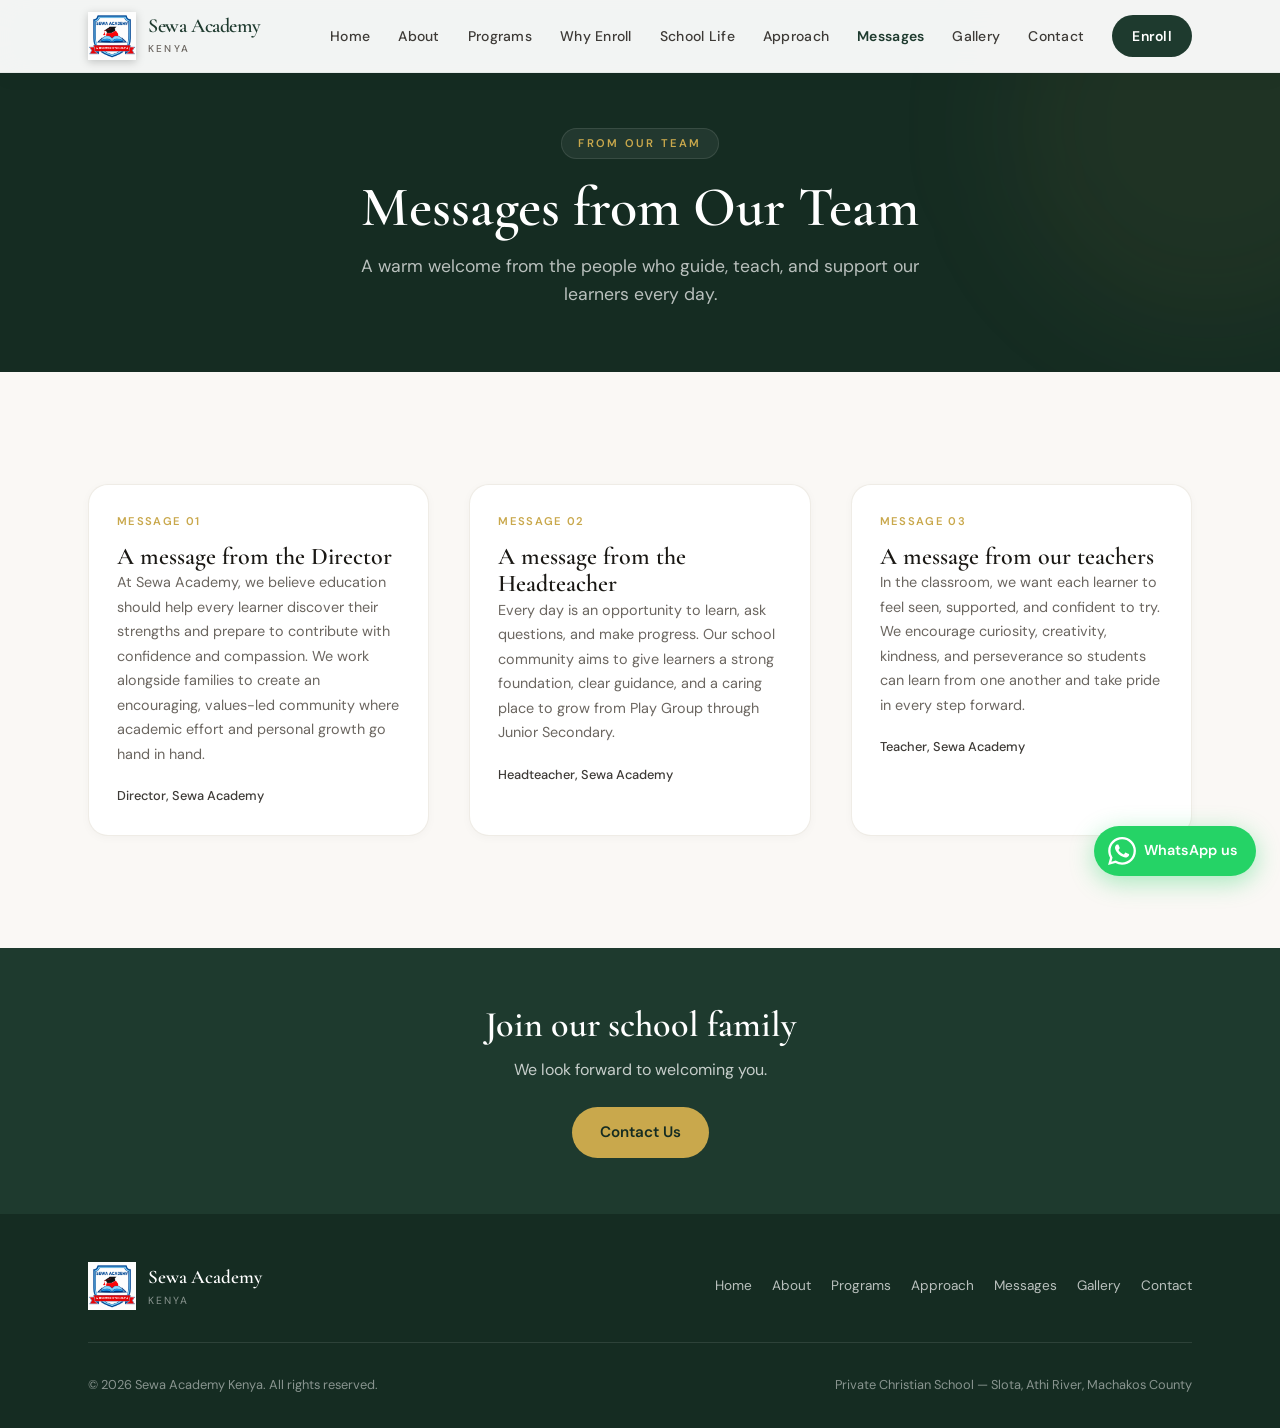
<file: messages.html>
<!DOCTYPE html>

<html lang="en">
<head>
<meta charset="utf-8"/>
<meta content="width=device-width, initial-scale=1.0" name="viewport"/>



<title>Messages from Our Team | Sewa Academy Kenya</title>
<link href="https://fonts.googleapis.com" rel="preconnect"/>
<link crossorigin="" href="https://fonts.gstatic.com" rel="preconnect"/>
<link href="https://fonts.googleapis.com/css2?family=Cormorant+Garamond:ital,wght@0,400;0,600;1,400&amp;family=DM+Sans:ital,opsz,wght@0,9..40,300;0,9..40,400;0,9..40,500;0,9..40,600;1,9..40,400&amp;display=swap" rel="stylesheet"/>
<link href="styles.css" rel="stylesheet"/>
<link href="img/sewa-academy-logo.png" rel="icon" type="image/png"/>
<meta content="Read messages from the Sewa Academy Kenya leadership and teaching team." name="description"/><meta content="index, follow, max-image-preview:large" name="robots"/><link href="https://sewa-website-demo-vpy4.vercel.app/messages" rel="canonical"/><meta content="Messages from Our Team | Sewa Academy Kenya" property="og:title"/><meta content="Read messages from the Sewa Academy Kenya leadership and teaching team." property="og:description"/><meta content="website" property="og:type"/><meta content="https://sewa-website-demo-vpy4.vercel.app/messages" property="og:url"/><meta content="https://sewa-website-demo-vpy4.vercel.app/img/students.jpg" property="og:image"/><meta content="Sewa Academy Kenya school website image" property="og:image:alt"/><meta content="Sewa Academy Kenya" property="og:site_name"/><meta content="en_KE" property="og:locale"/><meta content="summary_large_image" name="twitter:card"/><meta content="Messages from Our Team | Sewa Academy Kenya" name="twitter:title"/><meta content="Read messages from the Sewa Academy Kenya leadership and teaching team." name="twitter:description"/><meta content="https://sewa-website-demo-vpy4.vercel.app/messages" name="twitter:url"/><meta content="https://sewa-website-demo-vpy4.vercel.app/img/students.jpg" name="twitter:image"/><script type="application/ld+json">{"@context":"https://schema.org","@graph":[{"@type":["EducationalOrganization","LocalBusiness"],"@id":"https://sewa-website-demo-vpy4.vercel.app/#school","name":"Sewa Academy Kenya","url":"https://sewa-website-demo-vpy4.vercel.app/","logo":"https://sewa-website-demo-vpy4.vercel.app/img/sewa-academy-logo.png","image":"https://sewa-website-demo-vpy4.vercel.app/img/students.jpg","description":"Private Christian-aligned school in Slota, Athi River, Machakos County, Kenya.","telephone":"+254795893804","email":"info@sewaacademykenya.com","address":{"@type":"PostalAddress","streetAddress":"Slota","addressLocality":"Athi River","addressRegion":"Machakos County","addressCountry":"KE"},"areaServed":{"@type":"Place","name":"Athi River, Machakos County, Kenya"},"contactPoint":{"@type":"ContactPoint","telephone":"+254795893804","contactType":"admissions","email":"info@sewaacademykenya.com","availableLanguage":["English"]}},{"@type":"WebSite","@id":"https://sewa-website-demo-vpy4.vercel.app/#website","url":"https://sewa-website-demo-vpy4.vercel.app/","name":"Sewa Academy Kenya","publisher":{"@id":"https://sewa-website-demo-vpy4.vercel.app/#school"},"inLanguage":"en-KE"},{"@type":"WebPage","@id":"https://sewa-website-demo-vpy4.vercel.app/messages#webpage","url":"https://sewa-website-demo-vpy4.vercel.app/messages","name":"Messages from Our Team | Sewa Academy Kenya","description":"Read messages from the Sewa Academy Kenya leadership and teaching team.","isPartOf":{"@id":"https://sewa-website-demo-vpy4.vercel.app/#website"},"about":{"@id":"https://sewa-website-demo-vpy4.vercel.app/#school"},"inLanguage":"en-KE"}]}</script></head>
<body class="page-inner">
<a class="skip-link" href="#main-content">Skip to main content</a>
<nav aria-label="Main navigation" class="site-nav nav-solid" id="site-nav">
<div class="nav-inner">
<a class="nav-brand" href="/"><img alt="Sewa Academy logo" class="nav-logo" height="48" src="img/sewa-academy-logo.png" width="48"/><div class="nav-brand-text"><span class="nav-name">Sewa Academy</span><span class="nav-sub">Kenya</span></div></a>
<div class="nav-links" id="nav-links">
<a href="/">Home</a><a href="/about">About</a><a href="/programs">Programs</a>
<a href="/why-enroll">Why Enroll</a>
<a href="/amenities">School Life</a>
<a href="/approach">Approach</a><a class="active" href="/messages">Messages</a>
<a href="/gallery">Gallery</a><a href="/contact">Contact</a>
<a class="btn-enroll" href="/contact">Enroll</a>
</div>
<button aria-controls="nav-links" aria-expanded="false" aria-label="Open navigation menu" class="nav-toggle" id="nav-toggle" type="button"><span class="hamburger"></span></button>
</div>
</nav>
<main id="main-content">
<header class="page-hero"><div class="container"><span class="section-tag">From Our Team</span><h1>Messages from Our Team</h1><p>A warm welcome from the people who guide, teach, and support our learners every day.</p></div></header>
<section class="section messages"><div class="container"><div class="messages-grid">
<article class="message-card"><span class="message-num">MESSAGE 01</span><h2>A message from the Director</h2><p>At Sewa Academy, we believe education should help every learner discover their strengths and prepare to contribute with confidence and compassion. We work alongside families to create an encouraging, values-led community where academic effort and personal growth go hand in hand.</p><footer>Director, Sewa Academy</footer></article>
<article class="message-card"><span class="message-num">MESSAGE 02</span><h2>A message from the Headteacher</h2><p>Every day is an opportunity to learn, ask questions, and make progress. Our school community aims to give learners a strong foundation, clear guidance, and a caring place to grow from Play Group through Junior Secondary.</p><footer>Headteacher, Sewa Academy</footer></article>
<article class="message-card"><span class="message-num">MESSAGE 03</span><h2>A message from our teachers</h2><p>In the classroom, we want each learner to feel seen, supported, and confident to try. We encourage curiosity, creativity, kindness, and perseverance so students can learn from one another and take pride in every step forward.</p><footer>Teacher, Sewa Academy</footer></article>
</div></div></section>
<div class="cta-band"><div class="container"><h2>Join our school family</h2><p>We look forward to welcoming you.</p><a class="btn btn-gold" href="/contact">Contact Us</a></div></div>
</main>
<footer class="site-footer"><div class="container"><div class="footer-top"><div class="footer-brand"><img alt="Sewa Academy logo" height="48" src="img/sewa-academy-logo.png" width="48"/><div><div class="footer-name">Sewa Academy</div><div class="footer-sub">Kenya</div></div></div><nav class="footer-nav"><a href="/">Home</a><a href="/about">About</a><a href="/programs">Programs</a><a href="/approach">Approach</a><a href="/messages">Messages</a><a href="/gallery">Gallery</a><a href="/contact">Contact</a></nav></div><div class="footer-bottom"><p>© <span id="year"></span> Sewa Academy Kenya. All rights reserved.</p><p>Private Christian School — Slota, Athi River, Machakos County</p></div></div></footer>
<a aria-label="Chat on WhatsApp" class="whatsapp-float" href="https://wa.me/254795893804" rel="noopener noreferrer" target="_blank"><svg fill="currentColor" height="28" viewbox="0 0 24 24" width="28"><path d="M17.472 14.382c-.297-.149-1.758-.867-2.03-.967-.273-.099-.471-.148-.67.15-.197.297-.767.966-.94 1.164-.173.199-.347.223-.644.075-.297-.15-1.255-.463-2.39-1.475-.883-.788-1.48-1.761-1.653-2.059-.173-.297-.018-.458.13-.606.134-.133.298-.347.446-.52.149-.174.198-.298.298-.497.099-.198.05-.371-.025-.52-.075-.149-.669-1.612-.916-2.207-.242-.579-.487-.5-.669-.51-.173-.008-.371-.01-.57-.01-.198 0-.52.074-.792.372-.272.297-1.04 1.016-1.04 2.479 0 1.462 1.065 2.875 1.213 3.074.149.198 2.096 3.2 5.077 4.487.709.306 1.262.489 1.694.625.712.227 1.36.195 1.871.118.571-.085 1.758-.719 2.006-1.413.248-.694.248-1.289.173-1.413-.074-.124-.272-.198-.57-.347m-5.421 7.403h-.004a9.87 9.87 0 01-5.031-1.378l-.361-.214-3.741.982.998-3.648-.235-.374a9.86 9.86 0 01-1.51-5.26c.001-5.45 4.436-9.884 9.888-9.884 2.64 0 5.122 1.03 6.988 2.898a9.825 9.825 0 012.893 6.994c-.003 5.45-4.435 9.884-9.885 9.884m8.413-18.297A11.815 11.815 0 0012.05 0C5.495 0 .16 5.335.157 11.892c0 2.096.547 4.142 1.588 5.945L.057 24l6.305-1.654a11.882 11.882 0 005.683 1.448h.005c6.554 0 11.89-5.335 11.893-11.893a11.821 11.821 0 00-3.48-8.413z"></path></svg><span>WhatsApp us</span></a>
<script src="script.js"></script>
</body>
</html>
</file>
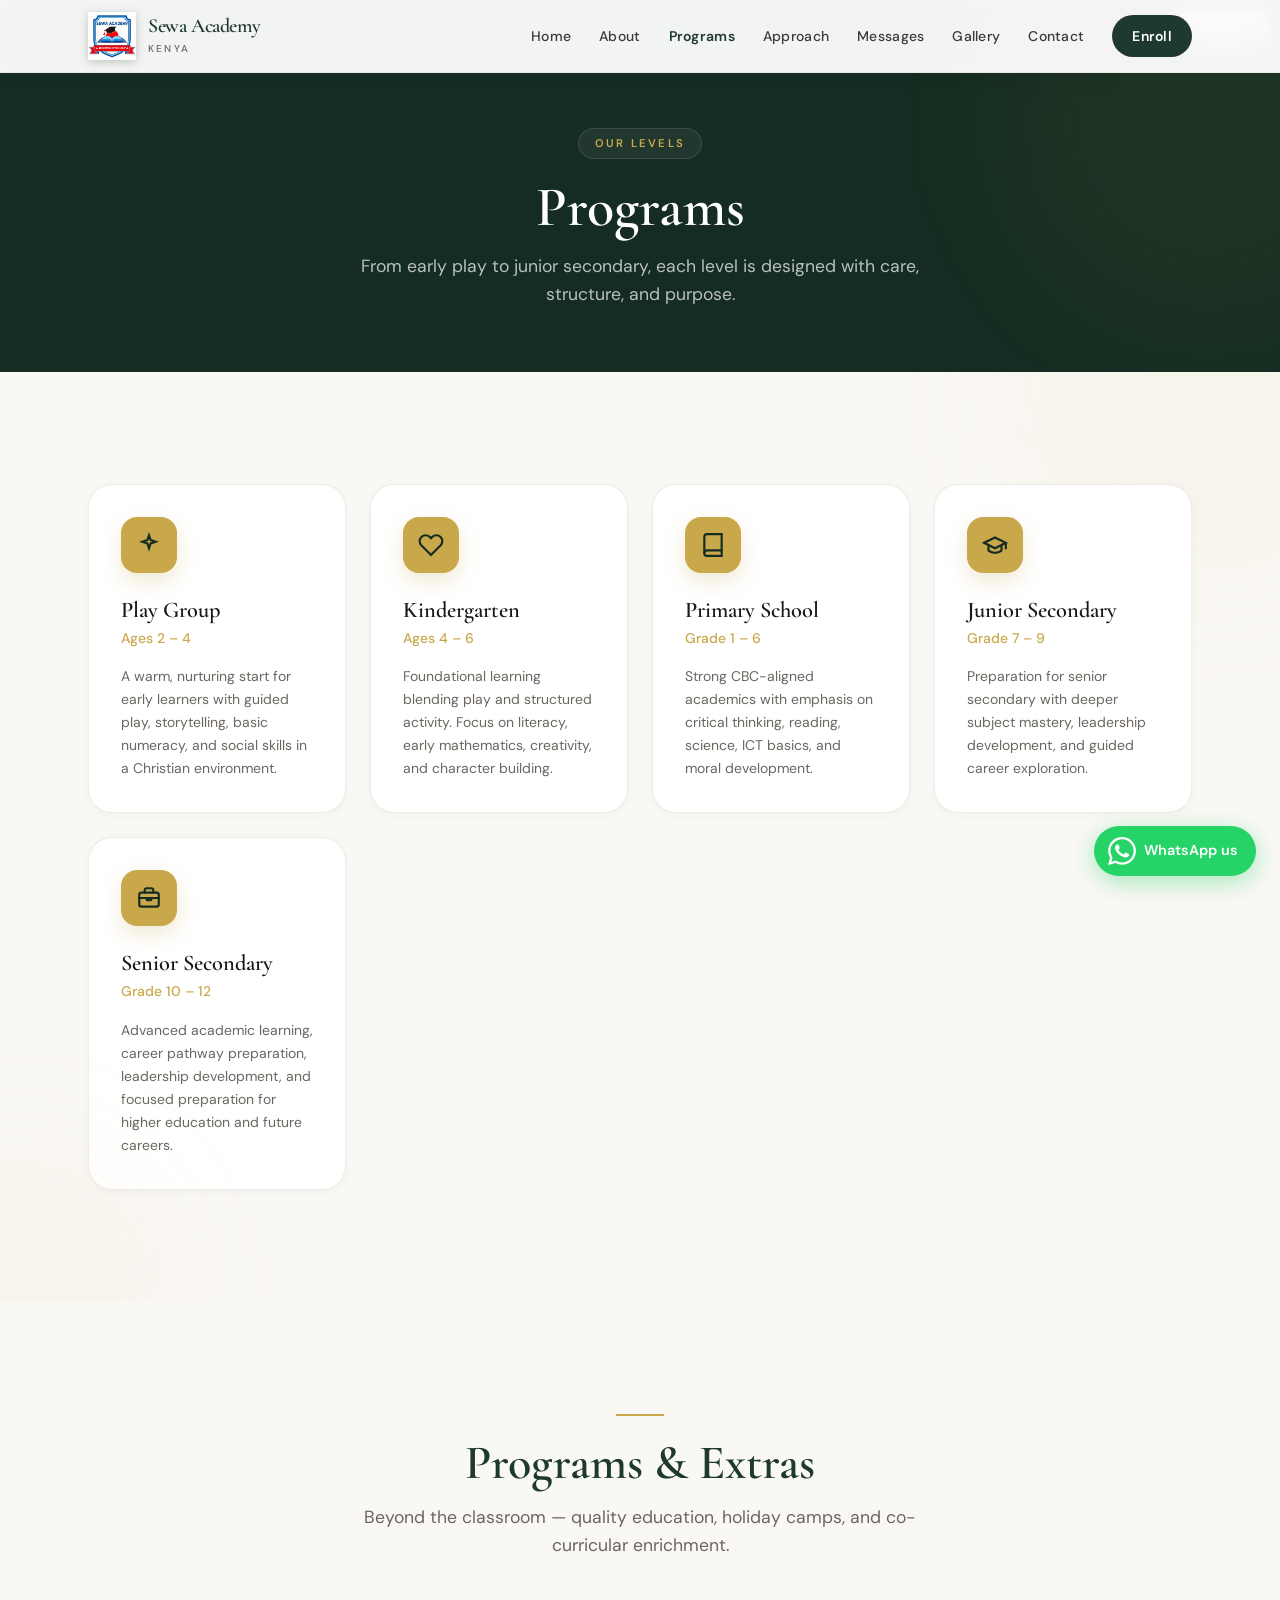
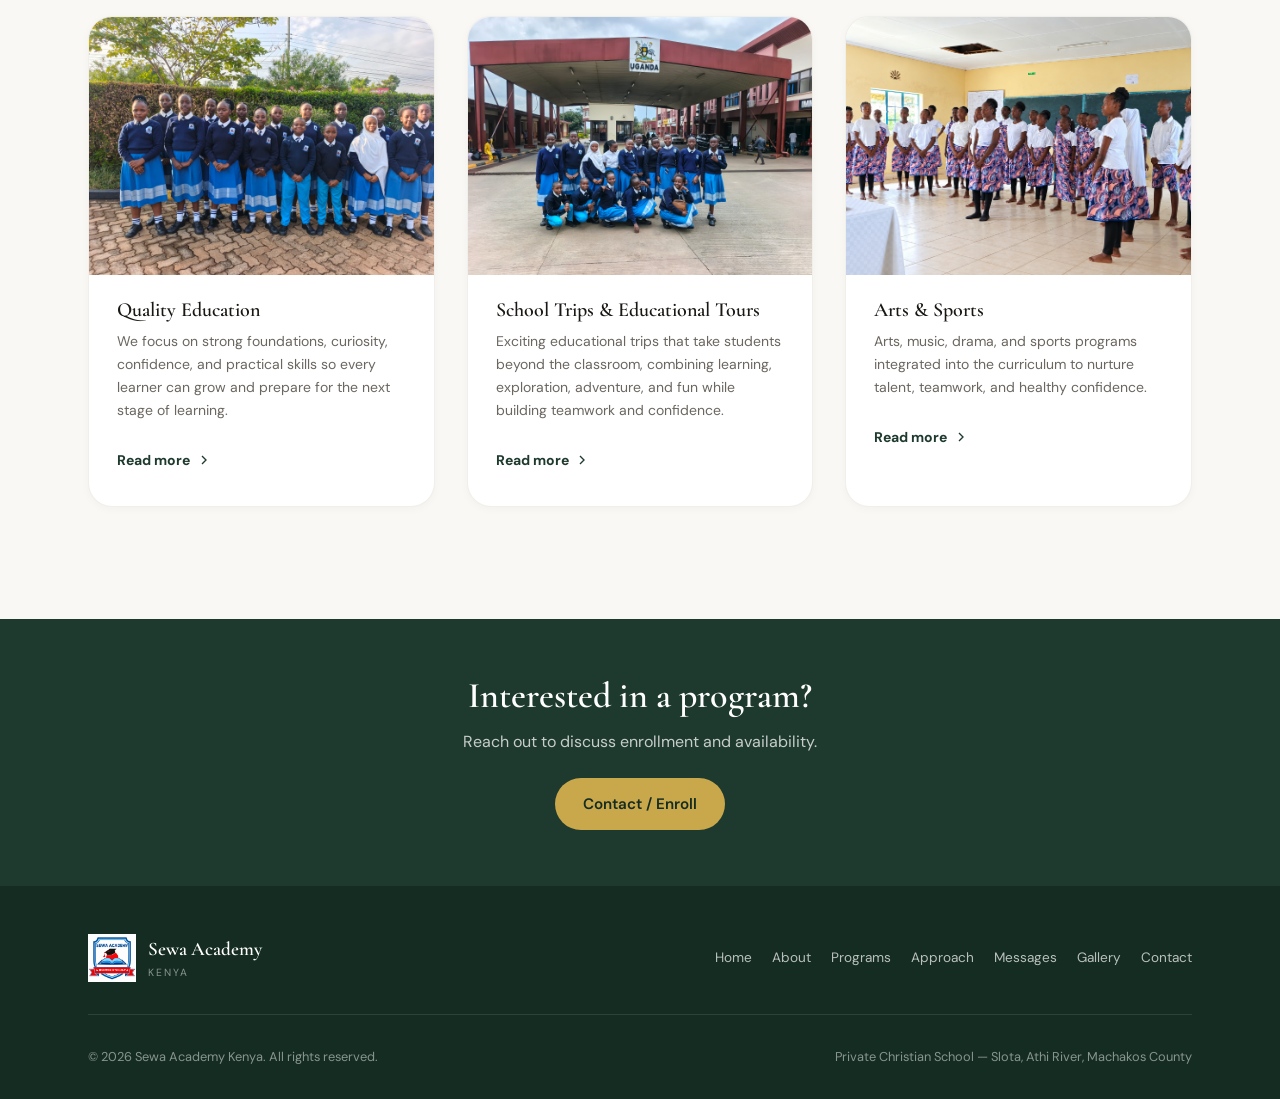
<file: programs.html>
<!DOCTYPE html>
<html lang="en">
<head>
  <meta charset="UTF-8" />
  <meta name="viewport" content="width=device-width, initial-scale=1.0" />
  <meta name="description" content="Programs at Sewa Academy Kenya — Play Group, Kindergarten, Primary (Grade 1–6), Junior Secondary (Grade 7–9), quality education, holiday camps, arts and sports." />
  <meta name="keywords" content="Sewa Academy programs, Play Group Athi River, Kindergarten Machakos, Primary School Grade 1-6, Junior Secondary Kenya" />
  <meta name="robots" content="index, follow" />
  <link rel="canonical" href="https://sewaacademykenya.weebly.com/programs.html" />
  <meta property="og:title" content="Programs — Sewa Academy Kenya" />
  <meta property="og:description" content="From early play to junior secondary, plus quality education, holiday camps, and arts & sports." />
  <meta property="og:image" content="img/students.jpg" />
  <meta property="og:url" content="https://sewaacademykenya.weebly.com/programs.html" />
  <title>Programs — Sewa Academy Kenya | Play Group to Junior Secondary</title>
  <link rel="preconnect" href="https://fonts.googleapis.com" />
  <link rel="preconnect" href="https://fonts.gstatic.com" crossorigin />
  <link href="https://fonts.googleapis.com/css2?family=Cormorant+Garamond:ital,wght@0,400;0,600;1,400&family=DM+Sans:ital,opsz,wght@0,9..40,300;0,9..40,400;0,9..40,500;0,9..40,600;1,9..40,400&display=swap" rel="stylesheet" />
  <link rel="stylesheet" href="styles.css" />
  <link rel="icon" type="image/png" href="img/sewa-academy-logo.png" />
</head>
<body class="page-inner">
  <a href="#main-content" class="skip-link">Skip to main content</a>
  <nav class="site-nav nav-solid" id="site-nav" aria-label="Main navigation">
    <div class="nav-inner">
      <a href="index.html" class="nav-brand" aria-label="Sewa Academy Kenya home">
        <img src="img/sewa-academy-logo.png" alt="Sewa Academy logo" width="48" height="48" class="nav-logo" />
        <div class="nav-brand-text"><span class="nav-name">Sewa Academy</span><span class="nav-sub">Kenya</span></div>
      </a>
      <div class="nav-links" id="nav-links">
        <a href="index.html">Home</a>
        <a href="about.html">About</a>
        <a href="programs.html" class="active">Programs</a>
        <a href="approach.html">Approach</a>
        <a href="messages.html">Messages</a>
        <a href="gallery.html">Gallery</a>
        <a href="contact.html">Contact</a>
        <a href="contact.html" class="btn-enroll">Enroll</a>
      </div>
      <button type="button" class="nav-toggle" id="nav-toggle" aria-label="Open navigation menu" aria-expanded="false" aria-controls="nav-links"><span class="hamburger"></span></button>
    </div>
  </nav>

  <main id="main-content">
    <header class="page-hero">
      <div class="container">
        <span class="section-tag">Our Levels</span>
        <h1>Programs</h1>
        <p>From early play to junior secondary, each level is designed with care, structure, and purpose.</p>
      </div>
    </header>

    <section class="section programs programs-light">
      <div class="container">
        <div class="programs-grid">
          <a href="contact.html" class="program-card">
            <div class="program-icon"><svg width="26" height="26" viewBox="0 0 24 24" fill="none" stroke="currentColor" stroke-width="2"><path d="M12 3l1.5 4.5L18 9l-4.5 1.5L12 15l-1.5-4.5L6 9l4.5-1.5L12 3z"/></svg></div>
            <h3>Play Group</h3><div class="program-age">Ages 2 – 4</div>
            <p>A warm, nurturing start for early learners with guided play, storytelling, basic numeracy, and social skills in a Christian environment.</p>
          </a>
          <a href="contact.html" class="program-card">
            <div class="program-icon"><svg width="26" height="26" viewBox="0 0 24 24" fill="none" stroke="currentColor" stroke-width="2"><path d="M20.84 4.61a5.5 5.5 0 0 0-7.78 0L12 5.67l-1.06-1.06a5.5 5.5 0 0 0-7.78 7.78l1.06 1.06L12 21.23l7.78-7.78 1.06-1.06a5.5 5.5 0 0 0 0-7.78z"/></svg></div>
            <h3>Kindergarten</h3><div class="program-age">Ages 4 – 6</div>
            <p>Foundational learning blending play and structured activity. Focus on literacy, early mathematics, creativity, and character building.</p>
          </a>
          <a href="contact.html" class="program-card">
            <div class="program-icon"><svg width="26" height="26" viewBox="0 0 24 24" fill="none" stroke="currentColor" stroke-width="2"><path d="M4 19.5A2.5 2.5 0 0 1 6.5 17H20"/><path d="M6.5 2H20v20H6.5A2.5 2.5 0 0 1 4 19.5v-15A2.5 2.5 0 0 1 6.5 2z"/></svg></div>
            <h3>Primary School</h3><div class="program-age">Grade 1 – 6</div>
            <p>Strong CBC-aligned academics with emphasis on critical thinking, reading, science, ICT basics, and moral development.</p>
          </a>
          <a href="contact.html" class="program-card">
            <div class="program-icon"><svg width="26" height="26" viewBox="0 0 24 24" fill="none" stroke="currentColor" stroke-width="2"><path d="M22 10v6M2 10l10-5 10 5-10 5z"/><path d="M6 12v5c3 3 9 3 12 0v-5"/></svg></div>
            <h3>Junior Secondary</h3><div class="program-age">Grade 7 – 9</div>
            <p>Preparation for senior secondary with deeper subject mastery, leadership development, and guided career exploration.</p>
          </a>
        <a href="contact.html" class="program-card">
  <div class="program-icon">
    <svg width="26" height="26" viewBox="0 0 24 24" fill="none"
         stroke="currentColor" stroke-width="2" stroke-linecap="round"
         stroke-linejoin="round">
      <rect x="3" y="7" width="18" height="13" rx="2"/>
      <path d="M8 7V5a2 2 0 0 1 2-2h4a2 2 0 0 1 2 2v2"/>
      <path d="M3 12h18"/>
      <path d="M10 12v2h4v-2"/>
    </svg>
  </div>

  <h3>Senior Secondary</h3>
  <div class="program-age">Grade 10 – 12</div>

  <p>
    Advanced academic learning, career pathway preparation,
    leadership development, and focused preparation for
    higher education and future careers.
  </p>
</a>   </div>
      </div>
    </section>

    <section class="section extras">
      <div class="container">
        <div class="section-header center">
          <div class="decorative-line"></div>
          <h2>Programs &amp; Extras</h2>
          <p>Beyond the classroom — quality education, holiday camps, and co-curricular enrichment.</p>
        </div>
        <div class="extras-grid">
          <article class="extra-card">
            <div class="extra-image">
              <img src="img/edu.jpeg" alt="Student engaged in quality education" width="400" height="250" loading="lazy" />
              <span class="extra-badge">Grades 1 – 7</span>
            </div>
            <div class="extra-body">
              <h3>Quality Education</h3><p>We focus on strong foundations, curiosity, confidence, and practical skills so every learner can grow and prepare for the next stage of learning.</p>
              <div class="extra-more" id="extra-0" hidden>
                <p>Learners can review lessons and practice at a pace that suits them. Contact the academy for current schedules, access requirements, and availability for Grades 1–7.</p>
              </div>
              <button type="button" class="read-more" data-target="extra-0" aria-expanded="false" aria-controls="extra-0">Read more <svg width="16" height="16" viewBox="0 0 24 24" fill="none" stroke="currentColor" stroke-width="2"><path d="M9 18l6-6-6-6"/></svg></button>
            </div>
          </article>
          <article class="extra-card">
            <div class="extra-image">
              <img src="img/trips.jpeg" alt="Children at an international holiday camp" width="400" height="250" loading="lazy" />
              <span class="extra-badge">All Ages</span>
            </div>
            <div class="extra-body">
              <h3>School Trips & Educational Tours</h3>
              <p>Exciting educational trips that take students beyond the classroom, combining learning, exploration, adventure, and fun while building teamwork and confidence.</p>
              <div class="extra-more" id="extra-1" hidden>
                <p>Students can enjoy visits to museums, wildlife parks, cultural and historical sites, nature trails, farms, and other exciting destinations. These trips provide opportunities to discover new places, experience hands-on learning, make new memories, and connect classroom lessons with the real world.</p>
              </div>
              <button type="button" class="read-more" data-target="extra-1" aria-expanded="false" aria-controls="extra-1">Read more <svg width="16" height="16" viewBox="0 0 24 24" fill="none" stroke="currentColor" stroke-width="2"><path d="M9 18l6-6-6-6"/></svg></button>
            </div>
          </article>
          <article class="extra-card">
            <div class="extra-image">
              <img src="img/arts.png" alt="Children painting and doing arts activities" width="400" height="250" loading="lazy" />
              <span class="extra-badge">All Levels</span>
            </div>
            <div class="extra-body">
              <h3>Arts &amp; Sports</h3>
              <p>Arts, music, drama, and sports programs integrated into the curriculum to nurture talent, teamwork, and healthy confidence.</p>
              <div class="extra-more" id="extra-2" hidden>
                <p>Creative and physical activities give learners opportunities to explore interests, express ideas, and grow through participation. Ask the academy about current activities and schedules.</p>
              </div>
              <button type="button" class="read-more" data-target="extra-2" aria-expanded="false" aria-controls="extra-2">Read more <svg width="16" height="16" viewBox="0 0 24 24" fill="none" stroke="currentColor" stroke-width="2"><path d="M9 18l6-6-6-6"/></svg></button>
            </div>
          </article>
        </div>
      </div>
    </section>

    <div class="cta-band">
      <div class="container">
        <h2>Interested in a program?</h2>
        <p>Reach out to discuss enrollment and availability.</p>
        <a href="contact.html" class="btn btn-gold">Contact / Enroll</a>
      </div>
    </div>
  </main>

  <footer class="site-footer">
    <div class="container">
      <div class="footer-top">
        <div class="footer-brand">
          <img src="img/sewa-academy-logo.png" alt="Sewa Academy logo" width="48" height="48" />
          <div><div class="footer-name">Sewa Academy</div><div class="footer-sub">Kenya</div></div>
        </div>
        <nav class="footer-nav" aria-label="Footer navigation">
          <a href="index.html">Home</a><a href="about.html">About</a><a href="programs.html">Programs</a>
          <a href="approach.html">Approach</a><a href="messages.html">Messages</a>
          <a href="gallery.html">Gallery</a><a href="contact.html">Contact</a>
        </nav>
      </div>
      <div class="footer-bottom">
        <p>&copy; <span id="year"></span> Sewa Academy Kenya. All rights reserved.</p>
        <p>Private Christian School — Slota, Athi River, Machakos County</p>
      </div>
    </div>
  </footer>
  <a href="https://wa.me/254795893804" class="whatsapp-float" target="_blank" rel="noopener noreferrer" aria-label="Chat with us on WhatsApp">
    <svg width="28" height="28" viewBox="0 0 24 24" fill="currentColor"><path d="M17.472 14.382c-.297-.149-1.758-.867-2.03-.967-.273-.099-.471-.148-.67.15-.197.297-.767.966-.94 1.164-.173.199-.347.223-.644.075-.297-.15-1.255-.463-2.39-1.475-.883-.788-1.48-1.761-1.653-2.059-.173-.297-.018-.458.13-.606.134-.133.298-.347.446-.52.149-.174.198-.298.298-.497.099-.198.05-.371-.025-.52-.075-.149-.669-1.612-.916-2.207-.242-.579-.487-.5-.669-.51-.173-.008-.371-.01-.57-.01-.198 0-.52.074-.792.372-.272.297-1.04 1.016-1.04 2.479 0 1.462 1.065 2.875 1.213 3.074.149.198 2.096 3.2 5.077 4.487.709.306 1.262.489 1.694.625.712.227 1.36.195 1.871.118.571-.085 1.758-.719 2.006-1.413.248-.694.248-1.289.173-1.413-.074-.124-.272-.198-.57-.347m-5.421 7.403h-.004a9.87 9.87 0 01-5.031-1.378l-.361-.214-3.741.982.998-3.648-.235-.374a9.86 9.86 0 01-1.51-5.26c.001-5.45 4.436-9.884 9.888-9.884 2.64 0 5.122 1.03 6.988 2.898a9.825 9.825 0 012.893 6.994c-.003 5.45-4.435 9.884-9.885 9.884m8.413-18.297A11.815 11.815 0 0012.05 0C5.495 0 .16 5.335.157 11.892c0 2.096.547 4.142 1.588 5.945L.057 24l6.305-1.654a11.882 11.882 0 005.683 1.448h.005c6.554 0 11.89-5.335 11.893-11.893a11.821 11.821 0 00-3.48-8.413z"/></svg>
    <span>WhatsApp us</span>
  </a>
  <script src="script.js"></script>
</body>
</html>
</file>
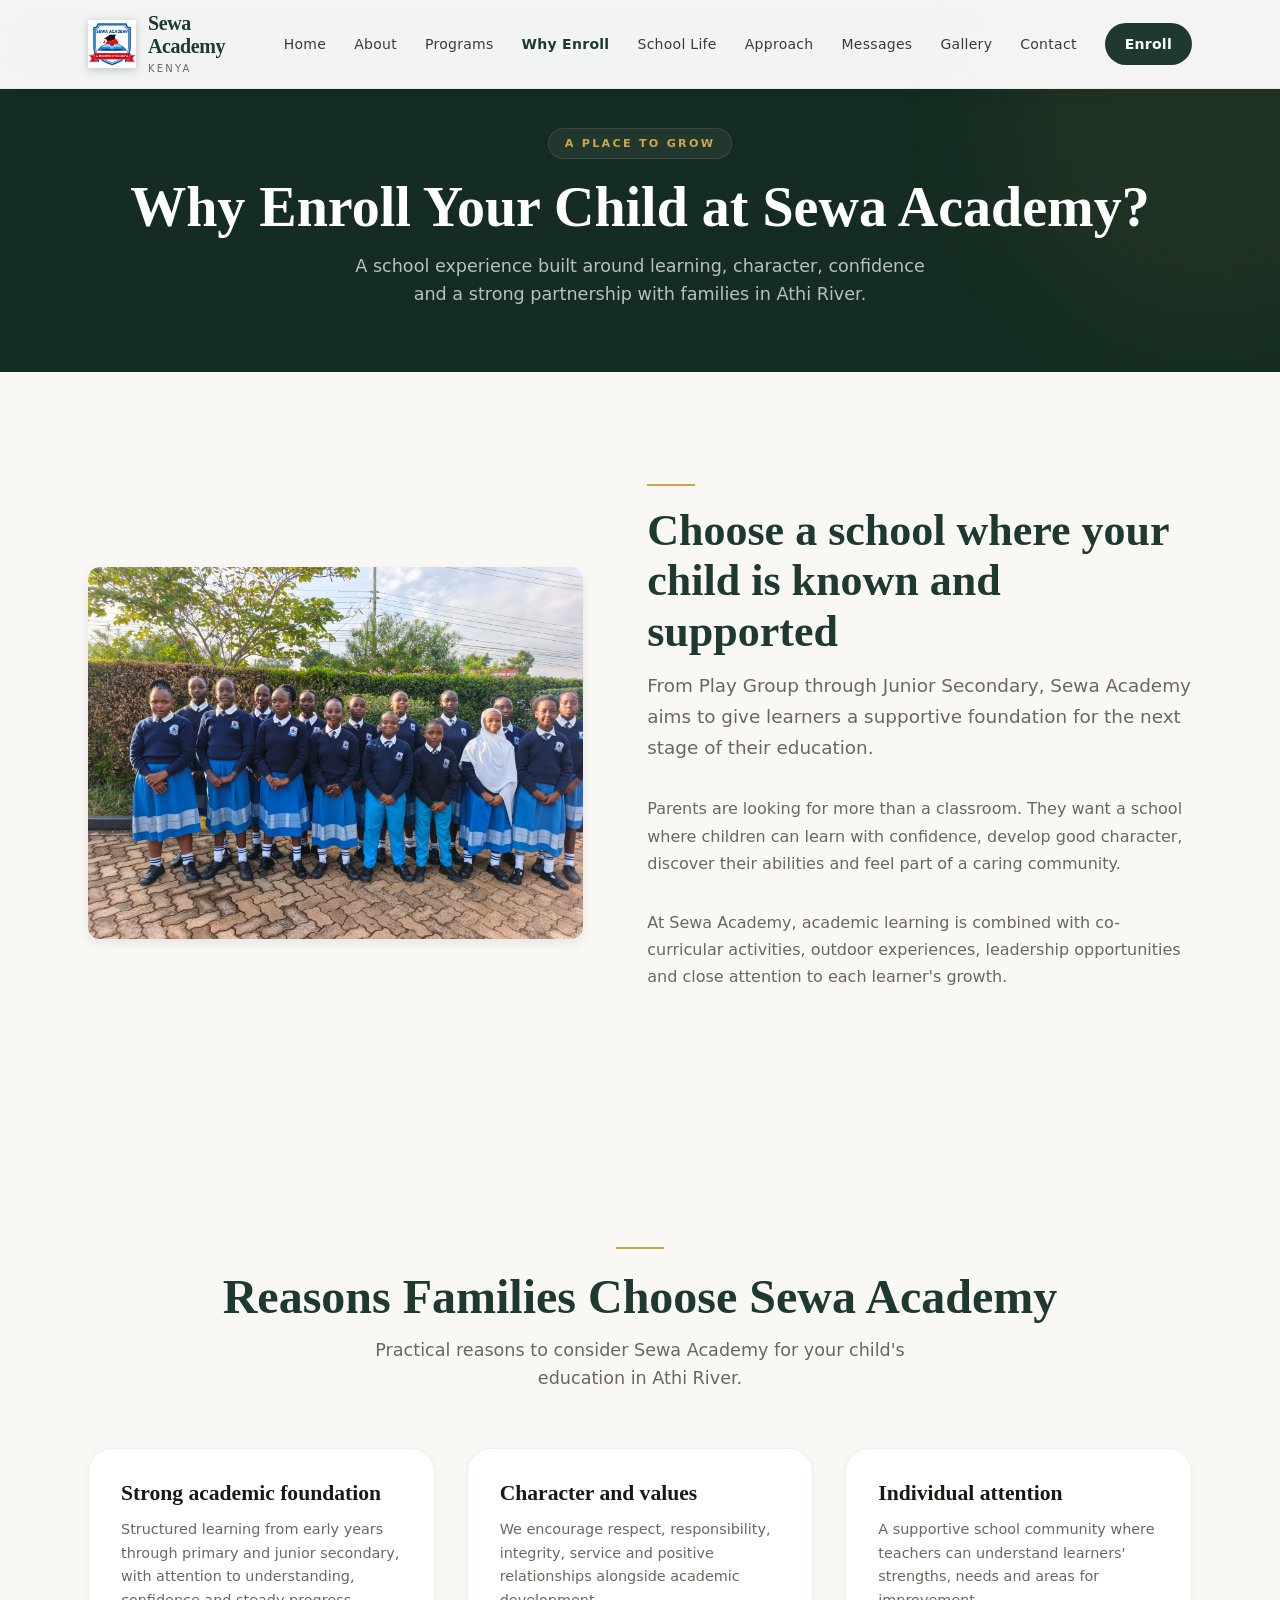
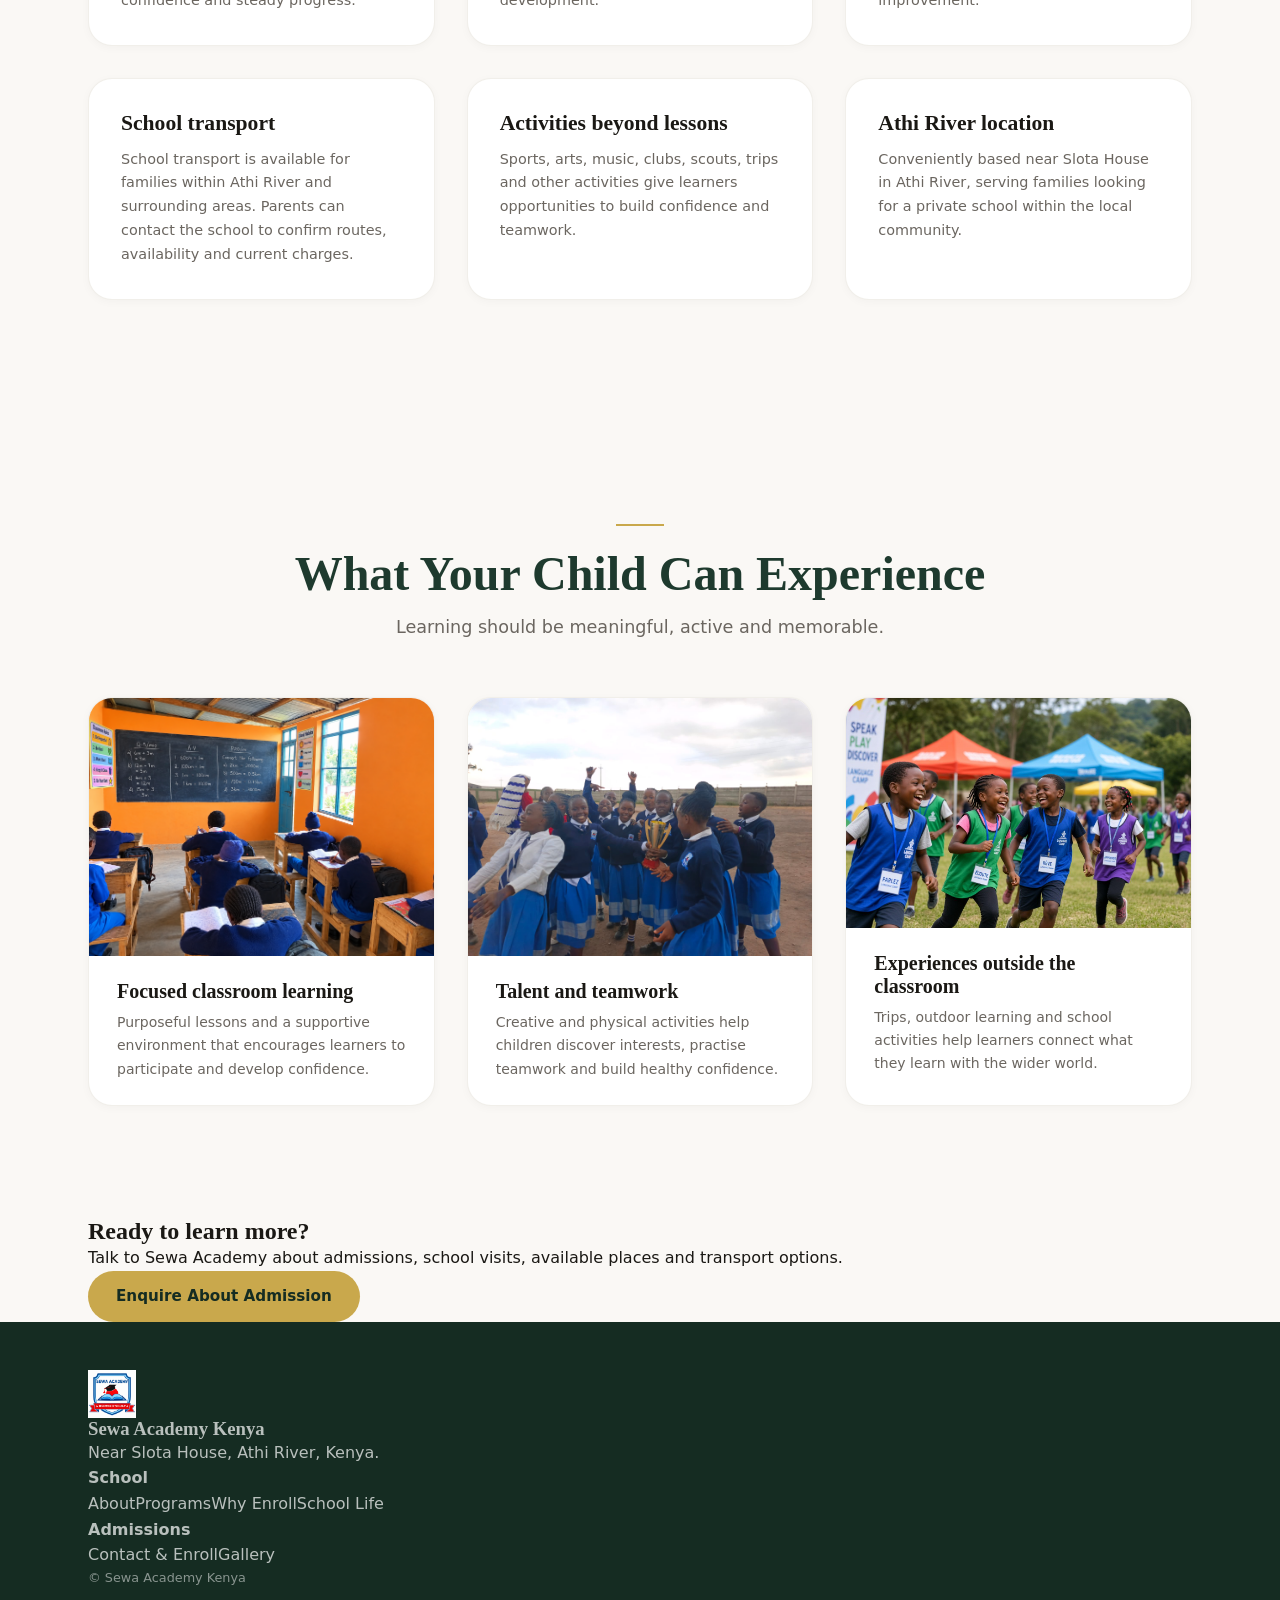
<file: why-enroll.html>
<!DOCTYPE html>

<html lang="en">
<head>
<meta charset="utf-8"/>
<meta content="width=device-width, initial-scale=1" name="viewport"/>



<title>Why Enroll at Sewa Academy | Athi River</title>
<link href="styles.css" rel="stylesheet"/>
  
<link href="img/sewa-academy-logo.png" rel="icon" type="image/png"/>
<meta content="Discover why families may choose Sewa Academy Kenya for learning, character development, activities and a supportive school community." name="description"/><meta content="index, follow, max-image-preview:large" name="robots"/><link href="https://sewa-website-demo-vpy4.vercel.app/why-enroll" rel="canonical"/><meta content="Why Enroll at Sewa Academy | Athi River" property="og:title"/><meta content="Discover why families may choose Sewa Academy Kenya for learning, character development, activities and a supportive school community." property="og:description"/><meta content="website" property="og:type"/><meta content="https://sewa-website-demo-vpy4.vercel.app/why-enroll" property="og:url"/><meta content="https://sewa-website-demo-vpy4.vercel.app/img/students.jpg" property="og:image"/><meta content="Sewa Academy Kenya school website image" property="og:image:alt"/><meta content="Sewa Academy Kenya" property="og:site_name"/><meta content="en_KE" property="og:locale"/><meta content="summary_large_image" name="twitter:card"/><meta content="Why Enroll at Sewa Academy | Athi River" name="twitter:title"/><meta content="Discover why families may choose Sewa Academy Kenya for learning, character development, activities and a supportive school community." name="twitter:description"/><meta content="https://sewa-website-demo-vpy4.vercel.app/why-enroll" name="twitter:url"/><meta content="https://sewa-website-demo-vpy4.vercel.app/img/students.jpg" name="twitter:image"/><script type="application/ld+json">{"@context":"https://schema.org","@graph":[{"@type":["EducationalOrganization","LocalBusiness"],"@id":"https://sewa-website-demo-vpy4.vercel.app/#school","name":"Sewa Academy Kenya","url":"https://sewa-website-demo-vpy4.vercel.app/","logo":"https://sewa-website-demo-vpy4.vercel.app/img/sewa-academy-logo.png","image":"https://sewa-website-demo-vpy4.vercel.app/img/students.jpg","description":"Private Christian-aligned school in Slota, Athi River, Machakos County, Kenya.","telephone":"+254795893804","email":"info@sewaacademykenya.com","address":{"@type":"PostalAddress","streetAddress":"Slota","addressLocality":"Athi River","addressRegion":"Machakos County","addressCountry":"KE"},"areaServed":{"@type":"Place","name":"Athi River, Machakos County, Kenya"},"contactPoint":{"@type":"ContactPoint","telephone":"+254795893804","contactType":"admissions","email":"info@sewaacademykenya.com","availableLanguage":["English"]}},{"@type":"WebSite","@id":"https://sewa-website-demo-vpy4.vercel.app/#website","url":"https://sewa-website-demo-vpy4.vercel.app/","name":"Sewa Academy Kenya","publisher":{"@id":"https://sewa-website-demo-vpy4.vercel.app/#school"},"inLanguage":"en-KE"},{"@type":"WebPage","@id":"https://sewa-website-demo-vpy4.vercel.app/why-enroll#webpage","url":"https://sewa-website-demo-vpy4.vercel.app/why-enroll","name":"Why Enroll at Sewa Academy | Athi River","description":"Discover why families may choose Sewa Academy Kenya for learning, character development, activities and a supportive school community.","isPartOf":{"@id":"https://sewa-website-demo-vpy4.vercel.app/#website"},"about":{"@id":"https://sewa-website-demo-vpy4.vercel.app/#school"},"inLanguage":"en-KE"}]}</script></head>
<body>
<a class="skip-link" href="#main-content">Skip to main content</a>
<nav aria-label="Main navigation" class="site-nav nav-solid" id="site-nav"><div class="nav-inner">
<a aria-label="Sewa Academy Kenya home" class="nav-brand" href="/"><img alt="Sewa Academy logo" class="nav-logo" height="48" src="img/sewa-academy-logo.png" width="48"/><div class="nav-brand-text"><span class="nav-name">Sewa Academy</span><span class="nav-sub">Kenya</span></div></a>
<div class="nav-links" id="nav-links"><a href="/">Home</a><a href="/about">About</a><a href="/programs">Programs</a><a class="active" href="/why-enroll">Why Enroll</a><a href="/amenities">School Life</a><a href="/approach">Approach</a><a href="/messages">Messages</a><a href="/gallery">Gallery</a><a href="/contact">Contact</a><a class="btn-enroll" href="/contact">Enroll</a></div>
<button aria-controls="nav-links" aria-expanded="false" aria-label="Open navigation menu" class="nav-toggle" id="nav-toggle" type="button"><span class="hamburger"></span></button>
</div></nav>
<main id="main-content">
<header class="page-hero"><div class="container"><span class="section-tag">A place to grow</span><h1>Why Enroll Your Child at Sewa Academy?</h1><p>A school experience built around learning, character, confidence and a strong partnership with families in Athi River.</p></div></header>
<section class="section"><div class="container"><div class="about-grid"><div class="about-image"><img alt="Sewa Academy learners taking part in school activities" height="400" loading="lazy" src="img/edu.jpeg" width="600"/></div><div class="about-content"><div class="decorative-line"></div><h2>Choose a school where your child is known and supported</h2><p class="section-lead">From Play Group through Junior Secondary, Sewa Academy aims to give learners a supportive foundation for the next stage of their education.</p><p>Parents are looking for more than a classroom. They want a school where children can learn with confidence, develop good character, discover their abilities and feel part of a caring community.</p><p>At Sewa Academy, academic learning is combined with co-curricular activities, outdoor experiences, leadership opportunities and close attention to each learner's growth.</p></div></div></div></section>
<section class="section extras"><div class="container"><div class="section-header center"><div class="decorative-line"></div><h2>Reasons Families Choose Sewa Academy</h2><p>Practical reasons to consider Sewa Academy for your child's education in Athi River.</p></div><div class="approach-grid">
<article class="approach-card"><h3>Strong academic foundation</h3><p>Structured learning from early years through primary and junior secondary, with attention to understanding, confidence and steady progress.</p></article>
<article class="approach-card"><h3>Character and values</h3><p>We encourage respect, responsibility, integrity, service and positive relationships alongside academic development.</p></article>
<article class="approach-card"><h3>Individual attention</h3><p>A supportive school community where teachers can understand learners' strengths, needs and areas for improvement.</p></article>
<article class="approach-card"><h3>School transport</h3><p>School transport is available for families within Athi River and surrounding areas. Parents can contact the school to confirm routes, availability and current charges.</p></article>
<article class="approach-card"><h3>Activities beyond lessons</h3><p>Sports, arts, music, clubs, scouts, trips and other activities give learners opportunities to build confidence and teamwork.</p></article>
<article class="approach-card"><h3>Athi River location</h3><p>Conveniently based near Slota House in Athi River, serving families looking for a private school within the local community.</p></article>
</div></div></section>
<section class="section"><div class="container"><div class="section-header center"><div class="decorative-line"></div><h2>What Your Child Can Experience</h2><p>Learning should be meaningful, active and memorable.</p></div><div class="extras-grid"><article class="extra-card"><div class="extra-image"><img alt="Sewa Academy classroom learning environment" height="250" loading="lazy" src="img/class.png" width="400"/></div><div class="extra-body"><h3>Focused classroom learning</h3><p>Purposeful lessons and a supportive environment that encourages learners to participate and develop confidence.</p></div></article><article class="extra-card"><div class="extra-image"><img alt="Sewa Academy learners taking part in arts and sports activities" height="250" loading="lazy" src="img/excell.jpeg" width="400"/></div><div class="extra-body"><h3>Talent and teamwork</h3><p>Creative and physical activities help children discover interests, practise teamwork and build healthy confidence.</p></div></article><article class="extra-card"><div class="extra-image"><img alt="Sewa Academy learners enjoying an outdoor school activity" height="250" loading="lazy" src="img/holiday-camp.jpg" width="400"/></div><div class="extra-body"><h3>Experiences outside the classroom</h3><p>Trips, outdoor learning and school activities help learners connect what they learn with the wider world.</p></div></article></div></div></section>
<section class="cta-section"><div class="container"><h2>Ready to learn more?</h2><p>Talk to Sewa Academy about admissions, school visits, available places and transport options.</p><a class="btn btn-gold" href="/contact">Enquire About Admission</a></div></section>
</main>
<footer class="site-footer"><div class="container"><div class="footer-grid"><div><img alt="Sewa Academy logo" height="48" src="img/sewa-academy-logo.png" width="48"/><h3>Sewa Academy Kenya</h3><p>Near Slota House, Athi River, Kenya.</p></div><div><h4>School</h4><a href="/about">About</a><a href="/programs">Programs</a><a href="/why-enroll">Why Enroll</a><a href="/amenities">School Life</a></div><div><h4>Admissions</h4><a href="/contact">Contact &amp; Enroll</a><a href="/gallery">Gallery</a></div></div><div class="footer-bottom"><span>© Sewa Academy Kenya</span></div></div></footer>
<script src="script.js"></script>
</body></html>
</file>
<file: styles.css>
/* ============================================
   Sewa Academy Kenya — Pure CSS (multi-page)
   ============================================ */

:root {
  --font-display: 'Cormorant Garamond', Georgia, serif;
  --font-body: 'DM Sans', system-ui, sans-serif;

  --color-forest: #1e3a2e;
  --color-forest-deep: #152c22;
  --color-forest-light: #2a4e3a;
  --color-gold: #c9a84c;
  --color-gold-light: #dccb7a;
  --color-cream: #f8f6f2;
  --color-stone: #e8e4dc;
  --color-parchment: #faf8f5;
  --color-ink: #1a1814;
  --color-ink-soft: #3d3a36;
  --color-ink-muted: #6b6660;
  --color-white: #ffffff;

  --nav-height: 4.5rem;
  --radius: 1.5rem;
  --shadow: 0 10px 30px rgba(30, 58, 46, 0.08);
  --shadow-lg: 0 20px 40px rgba(30, 58, 46, 0.12);
  --transition: 0.3s ease;
}

*, *::before, *::after { 
  box-sizing: border-box; 
  margin: 0; 
  padding: 0; 
}

html {
  scroll-behavior: smooth;
  scroll-padding-top: 5.5rem;
  -webkit-font-smoothing: antialiased;
  -moz-osx-font-smoothing: grayscale;
}

body {
  font-family: var(--font-body);
  background-color: var(--color-parchment);
  color: var(--color-ink);
  line-height: 1.6;
  overflow-x: hidden;
}

img {
  max-width: 100%;
  height: auto;
  display: block;
}

a { 
  color: inherit; 
  text-decoration: none; 
}

button { 
  font-family: inherit; 
  cursor: pointer; 
  border: none; 
  background: none; 
}

ul, ol { 
  list-style: none; 
}

::selection {
  background: rgba(201, 168, 76, 0.25);
  color: var(--color-forest-deep);
}

.skip-link {
  position: absolute;
  top: -100%;
  left: 1rem;
  background: var(--color-forest);
  color: white;
  padding: 0.75rem 1.25rem;
  border-radius: 0.5rem;
  z-index: 100;
  font-weight: 600;
}
.skip-link:focus { 
  top: 1rem; 
}

.container {
  width: 100%;
  max-width: 72rem;
  margin: 0 auto;
  padding: 0 1.5rem;
}

.decorative-line {
  width: 48px;
  height: 2px;
  background: var(--color-gold);
  margin-bottom: 1.25rem;
}
.section-header.center .decorative-line { 
  margin-left: auto; 
  margin-right: auto; 
}

h1, h2, h3 {
  font-family: var(--font-display);
  font-weight: 600;
  line-height: 1.15;
}

/* ========== BUTTONS ========== */
.btn {
  display: inline-flex;
  align-items: center;
  justify-content: center;
  gap: 0.5rem;
  padding: 0.85rem 1.75rem;
  border-radius: 9999px;
  font-weight: 600;
  font-size: 0.95rem;
  transition: all var(--transition);
  min-height: 2.75rem;
}
.btn-gold {
  background: var(--color-gold);
  color: var(--color-forest-deep);
}
.btn-gold:hover {
  background: var(--color-gold-light);
  box-shadow: 0 8px 20px rgba(201, 168, 76, 0.35);
}
.btn-outline {
  background: transparent;
  color: white;
  border: 1.5px solid rgba(255,255,255,0.5);
}
.btn-outline:hover {
  background: rgba(255,255,255,0.12);
  border-color: white;
}
.btn-outline-dark {
  background: transparent;
  color: var(--color-forest);
  border: 1.5px solid var(--color-forest);
}
.btn-outline-dark:hover {
  background: var(--color-forest);
  color: white;
}
.btn-forest {
  background: var(--color-forest);
  color: white;
}
.btn-forest:hover {
  background: var(--color-forest-deep);
  box-shadow: 0 8px 20px rgba(30, 58, 46, 0.25);
}
.btn-full { 
  width: 100%; 
}

/* ========== NAVIGATION ========== */
.site-nav {
  position: fixed;
  inset-inline: 0;
  top: 0;
  z-index: 50;
  transition: all 0.3s ease;
  padding: 1.25rem 0;
}
.site-nav.scrolled,
.site-nav.menu-open,
.site-nav.nav-solid {
  background: rgba(255,255,255,0.95);
  backdrop-filter: blur(16px) saturate(120%);
  -webkit-backdrop-filter: blur(16px) saturate(120%);
  border-bottom: 1px solid rgba(30,58,46,0.06);
  box-shadow: 0 4px 20px rgba(0,0,0,0.04);
  padding: 0.75rem 0;
}
.nav-inner {
  max-width: 72rem;
  margin: 0 auto;
  padding: 0 1rem;
  display: flex;
  align-items: center;
  justify-content: space-between;
  gap: 1rem;
}
@media (min-width: 640px) {
  .nav-inner { 
    padding: 0 1.5rem; 
  }
}

.nav-brand {
  display: flex;
  align-items: center;
  gap: 0.75rem;
  min-width: 0;
  color: white;
  transition: color var(--transition);
}
.site-nav.scrolled .nav-brand,
.site-nav.menu-open .nav-brand,
.site-nav.nav-solid .nav-brand { 
  color: var(--color-forest); 
}
.nav-logo {
  width: 48px;
  height: 48px;
  object-fit: contain;
  flex-shrink: 0;
  filter: drop-shadow(0 2px 4px rgba(0,0,0,0.2));
}
.nav-brand-text { 
  line-height: 1.15; 
}
.nav-name {
  font-family: var(--font-display);
  font-size: 1.25rem;
  font-weight: 600;
  letter-spacing: -0.02em;
  display: block;
}
.nav-sub {
  font-size: 0.625rem;
  letter-spacing: 0.22em;
  text-transform: uppercase;
  font-weight: 500;
  opacity: 0.85;
}
.site-nav.scrolled .nav-sub,
.site-nav.menu-open .nav-sub,
.site-nav.nav-solid .nav-sub { 
  color: var(--color-ink-muted); 
  opacity: 1; 
}

.nav-links {
  display: none;
  align-items: center;
  gap: 1rem;
}
@media (min-width: 1024px) {
  .nav-links {
    display: flex;
    gap: 1.25rem;
  }
}
@media (min-width: 1280px) {
  .nav-links { 
    gap: 1.75rem; 
  }
}
.nav-links a {
  font-size: 0.875rem;
  font-weight: 500;
  letter-spacing: 0.02em;
  white-space: nowrap;
  color: rgba(255,255,255,0.9);
  transition: color var(--transition);
}
.nav-links a:hover { 
  color: white; 
}
.nav-links a.active { 
  color: var(--color-gold); 
  font-weight: 600; 
}
.site-nav.scrolled .nav-links a,
.site-nav.menu-open .nav-links a,
.site-nav.nav-solid .nav-links a {
  color: var(--color-ink-soft);
}
.site-nav.scrolled .nav-links a:hover,
.site-nav.menu-open .nav-links a:hover,
.site-nav.nav-solid .nav-links a:hover {
  color: var(--color-forest);
}
.site-nav.scrolled .nav-links a.active,
.site-nav.menu-open .nav-links a.active,
.site-nav.nav-solid .nav-links a.active {
  color: var(--color-forest);
  font-weight: 600;
}
.btn-enroll {
  background: var(--color-forest) !important;
  color: white !important;
  padding: 0.6rem 1.25rem !important;
  border-radius: 9999px;
  font-weight: 600 !important;
}
.btn-enroll:hover {
  background: var(--color-forest-deep) !important;
  box-shadow: 0 6px 16px rgba(30, 58, 46, 0.25);
}

.nav-toggle {
  display: flex;
  align-items: center;
  justify-content: center;
  width: 2.75rem;
  height: 2.75rem;
  border-radius: 9999px;
  color: white;
  transition: all var(--transition);
}
.site-nav.scrolled .nav-toggle,
.site-nav.menu-open .nav-toggle,
.site-nav.nav-solid .nav-toggle { 
  color: var(--color-forest); 
}
.nav-toggle:hover { 
  background: rgba(30, 58, 46, 0.08); 
}
@media (min-width: 1024px) {
  .nav-toggle { 
    display: none; 
  }
}

.hamburger {
  width: 22px;
  height: 2px;
  background: currentColor;
  position: relative;
  transition: background 0.2s;
}
.hamburger::before,
.hamburger::after {
  content: '';
  position: absolute;
  left: 0;
  width: 22px;
  height: 2px;
  background: currentColor;
  transition: transform 0.25s ease;
}
.hamburger::before { top: -7px; }
.hamburger::after { top: 7px; }
.site-nav.menu-open .hamburger { 
  background: transparent; 
}
.site-nav.menu-open .hamburger::before { 
  transform: translateY(7px) rotate(45deg); 
}
.site-nav.menu-open .hamburger::after { 
  transform: translateY(-7px) rotate(-45deg); 
}

@media (max-width: 1023px) {
  .nav-links {
    display: none;
    position: absolute;
    top: 100%;
    left: 0;
    right: 0;
    flex-direction: column;
    align-items: stretch;
    background: white;
    border-top: 1px solid var(--color-stone);
    box-shadow: 0 20px 40px rgba(0,0,0,0.12);
    padding: 1rem 1.25rem 1.5rem;
    max-height: calc(100svh - 4.5rem);
    overflow-y: auto;
    gap: 0.25rem;
    animation: slideDown 0.25s ease;
  }
  .site-nav.menu-open .nav-links { 
    display: flex; 
  }
  .nav-links a {
    color: var(--color-ink-soft) !important;
    font-size: 1rem;
    font-weight: 600;
    padding: 0.85rem 1rem;
    border-radius: 0.75rem;
    min-height: 3rem;
    display: flex;
    align-items: center;
  }
  .nav-links a:hover,
  .nav-links a.active {
    background: var(--color-cream);
    color: var(--color-forest) !important;
  }
  .nav-links .btn-enroll {
    margin-top: 0.5rem;
    justify-content: center;
    background: var(--color-forest) !important;
    color: white !important;
  }
}

@keyframes slideDown {
  from { opacity: 0; transform: translateY(-12px); }
  to { opacity: 1; transform: translateY(0); }
}

/* ========== PAGE HERO (INNER PAGES) ========== */
.page-hero {
  background: var(--color-forest-deep);
  color: white;
  padding: 8rem 0 4rem;
  text-align: center;
  position: relative;
  overflow: hidden;
}
.page-hero::before {
  content: '';
  position: absolute;
  width: 400px;
  height: 400px;
  border-radius: 50%;
  background: rgba(201, 168, 76, 0.06);
  filter: blur(60px);
  top: -20%;
  right: -10%;
}
.page-hero .container { 
  position: relative; 
  z-index: 1; 
}
.page-hero .section-tag { 
  margin-bottom: 1rem; 
}
.page-hero h1 {
  font-size: clamp(2.25rem, 5vw, 3.5rem);
  margin-bottom: 0.75rem;
}
.page-hero p {
  color: rgba(255,255,255,0.7);
  font-size: 1.1rem;
  max-width: 36rem;
  margin: 0 auto;
}

/* ========== HERO SECTION ========== */
.hero {
  position: relative;
  width: 100%;
  min-height: 620px;
  height: auto;
  display: flex;
  align-items: center;
  overflow: hidden;
  background-color: var(--color-forest-deep);
}

.hero-slides {
  position: absolute;
  inset: 0;
  width: 100%;
  height: 100%;
}

.hero-slide {
  position: absolute;
  inset: 0;
  width: 100%;
  height: 100%;
  object-fit: cover;
  object-position: center;
  opacity: 0;
  transition: opacity 1s ease;
}

.hero-slide.active {
  opacity: 1;
}

.hero-overlay {
  position: absolute;
  inset: 0;
  background: linear-gradient(
    180deg,
    rgba(21, 44, 34, 0.75) 0%,
    rgba(21, 44, 34, 0.65) 50%,
    rgba(21, 44, 34, 0.85) 100%
  );
  z-index: 2;
}

.hero-content {
  position: relative;
  z-index: 10;
  width: 100%;
  max-width: 72rem;
  margin: 0 auto;
  padding: 6.5rem 1.5rem 4.5rem;
}

.hero-badge {
  display: inline-flex;
  align-items: center;
  gap: 0.5rem;
  background: rgba(255,255,255,0.1);
  backdrop-filter: blur(12px);
  border: 1px solid rgba(255,255,255,0.1);
  color: rgba(255,255,255,0.9);
  font-size: 0.8rem;
  padding: 0.4rem 1rem;
  border-radius: 9999px;
  margin-bottom: 2rem;
  font-weight: 500;
  letter-spacing: 0.02em;
}

.badge-dot {
  width: 6px;
  height: 6px;
  border-radius: 50%;
  background: var(--color-gold);
  animation: pulse 2s infinite;
}

@keyframes pulse {
  0%, 100% { opacity: 1; }
  50% { opacity: 0.4; }
}

.hero-title {
  font-size: clamp(2.25rem, 6vw, 5rem);
  color: white;
  margin-bottom: 1.5rem;
  letter-spacing: -0.02em;
  line-height: 0.96;
}

.hero-title em {
  font-style: italic;
  color: var(--color-gold-light);
  font-weight: 400;
}

.hero-lead {
  color: rgba(255,255,255,0.85);
  font-size: 1.05rem;
  max-width: 36rem;
  margin-bottom: 2rem;
  line-height: 1.65;
  font-weight: 300;
}

.hero-actions {
  display: flex;
  flex-wrap: wrap;
  gap: 0.75rem;
}

.hero-controls {
  position: absolute;
  bottom: 1.5rem;
  left: 50%;
  transform: translateX(-50%);
  z-index: 10;
  display: flex;
  align-items: center;
  gap: 0.5rem;
  background: rgba(0,0,0,0.25);
  backdrop-filter: blur(8px);
  padding: 0.4rem 0.6rem;
  border-radius: 9999px;
}

.hero-btn {
  width: 2.25rem;
  height: 2.25rem;
  display: flex;
  align-items: center;
  justify-content: center;
  color: white;
  border-radius: 50%;
  transition: background 0.2s;
}

.hero-btn:hover { 
  background: rgba(255,255,255,0.15); 
}

.hero-dots {
  display: flex;
  gap: 0.35rem;
  padding: 0 0.25rem;
}

.hero-dot {
  width: 8px;
  height: 8px;
  border-radius: 50%;
  background: rgba(255,255,255,0.35);
  border: none;
  cursor: pointer;
  transition: all 0.25s;
}

.hero-dot.active {
  background: var(--color-gold);
  width: 22px;
  border-radius: 4px;
}

/* ========== MARQUEE ========== */
.marquee {
  background: var(--color-forest-deep);
  color: rgba(255,255,255,0.7);
  font-size: 0.8rem;
  font-weight: 500;
  letter-spacing: 0.04em;
  overflow: hidden;
  padding: 0.7rem 0;
  white-space: nowrap;
}

.marquee-track {
  display: inline-flex;
  gap: 1.5rem;
  animation: marquee-scroll 28s linear infinite;
  width: max-content;
}

.marquee-track:hover { 
  animation-play-state: paused; 
}

@keyframes marquee-scroll {
  0% { transform: translateX(0); }
  100% { transform: translateX(-50%); }
}

/* ========== SECTIONS ========== */
.section { 
  padding: 5rem 0; 
}
@media (min-width: 1024px) {
  .section { 
    padding: 7rem 0; 
  }
}

.section-header { 
  margin-bottom: 3.5rem; 
}
.section-header.center { 
  text-align: center; 
}
.section-header h2 {
  font-size: clamp(2rem, 4vw, 3rem);
  color: var(--color-forest);
  margin-bottom: 0.75rem;
}
.section-header.light h2 { 
  color: white; 
}
.section-header p {
  color: var(--color-ink-muted);
  font-size: 1.1rem;
  max-width: 36rem;
}
.section-header.center p { 
  margin-left: auto; 
  margin-right: auto; 
}
.section-header.light p { 
  color: rgba(255,255,255,0.7); 
}

.section-tag {
  display: inline-flex;
  align-items: center;
  gap: 0.5rem;
  background: rgba(255,255,255,0.06);
  border: 1px solid rgba(255,255,255,0.1);
  color: var(--color-gold);
  font-size: 0.7rem;
  text-transform: uppercase;
  letter-spacing: 0.2em;
  padding: 0.35rem 1rem;
  border-radius: 9999px;
  font-weight: 600;
  margin-bottom: 1.25rem;
}

/* ========== ABOUT SECTION ========== */
.about { 
  background: var(--color-parchment); 
}
.about-grid {
  display: grid;
  gap: 2.5rem;
  align-items: center;
}
@media (min-width: 900px) {
  .about-grid {
    grid-template-columns: 1fr 1.1fr;
    gap: 4rem;
  }
}

.about-content h2 {
  font-size: clamp(2rem, 4vw, 2.75rem);
  color: var(--color-forest);
  margin-bottom: 0.75rem;
}
.section-lead {
  color: var(--color-ink-soft);
  font-size: 1.15rem;
  margin-bottom: 1.25rem;
  font-weight: 500;
}
.about-content > p {
  color: var(--color-ink-muted);
  margin-bottom: 2rem;
  line-height: 1.7;
}

.about-stats {
  display: grid;
  grid-template-columns: 1fr 1fr;
  gap: 1rem;
}
.stat-card {
  background: white;
  border-radius: 1rem;
  padding: 1.15rem;
  border: 1px solid rgba(232, 228, 220, 0.8);
  box-shadow: 0 2px 8px rgba(0,0,0,0.03);
  transition: all var(--transition);
}
.stat-card:hover {
  box-shadow: 0 6px 16px rgba(30,58,46,0.08);
  border-color: rgba(201, 168, 76, 0.3);
}
.stat-card svg {
  color: var(--color-gold);
  margin-bottom: 0.5rem;
}
.stat-label {
  font-size: 0.7rem;
  text-transform: uppercase;
  letter-spacing: 0.08em;
  color: var(--color-ink-muted);
  font-weight: 600;
}
.stat-value {
  font-size: 0.9rem;
  font-weight: 500;
  color: var(--color-ink-soft);
  margin-top: 0.15rem;
}

/* ========== PROGRAMS SECTION ========== */
.programs {
  background: var(--color-forest-deep);
  color: white;
  position: relative;
  overflow: hidden;
}
.programs::before,
.programs::after {
  content: '';
  position: absolute;
  border-radius: 50%;
  background: rgba(201, 168, 76, 0.05);
  filter: blur(60px);
}
.programs::before {
  width: 400px;
  height: 400px;
  top: -20%;
  right: -10%;
}
.programs::after {
  width: 300px;
  height: 300px;
  bottom: -15%;
  left: -10%;
}
.programs-grid {
  display: grid;
  gap: 1.25rem;
  position: relative;
}
@media (min-width: 640px) {
  .programs-grid { 
    grid-template-columns: 1fr 1fr; 
  }
}
@media (min-width: 1024px) {
  .programs-grid { 
    grid-template-columns: repeat(4, 1fr); 
    gap: 1.5rem; 
  }
}
.program-card {
  background: rgba(255,255,255,0.05);
  border: 1px solid rgba(255,255,255,0.08);
  border-radius: 1.5rem;
  padding: 2rem;
  transition: all 0.35s ease;
  display: block;
  color: inherit;
}
.program-card:hover {
  background: rgba(255,255,255,0.08);
  transform: translateY(-6px);
  box-shadow: 0 20px 40px rgba(0,0,0,0.2);
}
.program-icon {
  width: 3.5rem;
  height: 3.5rem;
  border-radius: 1rem;
  background: var(--color-gold);
  color: var(--color-forest-deep);
  display: flex;
  align-items: center;
  justify-content: center;
  margin-bottom: 1.5rem;
  box-shadow: 0 8px 20px rgba(201, 168, 76, 0.25);
  transition: transform 0.3s;
}
.program-card:hover .program-icon { 
  transform: scale(1.08); 
}
.program-card h3 {
  font-size: 1.4rem;
  margin-bottom: 0.25rem;
}
.program-age {
  color: var(--color-gold);
  font-size: 0.875rem;
  font-weight: 500;
  margin-bottom: 1rem;
}
.program-card p {
  color: rgba(255,255,255,0.7);
  font-size: 0.875rem;
  line-height: 1.65;
}

.programs-light {
  background: var(--color-parchment);
  color: var(--color-ink);
}
.programs-light .program-card {
  background: white;
  border: 1px solid rgba(232, 228, 220, 0.7);
  color: var(--color-ink);
  box-shadow: 0 2px 10px rgba(0,0,0,0.03);
}
.programs-light .program-card:hover {
  box-shadow: var(--shadow-lg);
  background: white;
}
.programs-light .program-card p {
  color: var(--color-ink-muted);
}

/* ========== APPROACH SECTION ========== */
.approach { 
  background: var(--color-cream); 
}
.approach-grid {
  display: grid;
  gap: 1.5rem;
}
@media (min-width: 768px) {
  .approach-grid { 
    grid-template-columns: repeat(3, 1fr); 
    gap: 2rem; 
  }
}
.approach-card {
  background: white;
  border-radius: 1.5rem;
  padding: 2rem;
  border: 1px solid rgba(232, 228, 220, 0.6);
  box-shadow: 0 2px 10px rgba(0,0,0,0.03);
  transition: all 0.35s ease;
}
.approach-card:hover {
  transform: translateY(-6px);
  box-shadow: var(--shadow-lg);
}
.approach-icon {
  width: 3.5rem;
  height: 3.5rem;
  border-radius: 1rem;
  display: flex;
  align-items: center;
  justify-content: center;
  margin-bottom: 1.5rem;
  box-shadow: 0 4px 12px rgba(0,0,0,0.1);
}
.approach-icon.forest { 
  background: var(--color-forest); 
  color: white; 
}
.approach-icon.deep { 
  background: var(--color-forest-deep); 
  color: white; 
}
.approach-icon.gold { 
  background: var(--color-gold); 
  color: var(--color-forest-deep); 
}
.approach-card h3 {
  font-size: 1.35rem;
  color: var(--color-ink);
  margin-bottom: 0.75rem;
}
.approach-card p {
  color: var(--color-ink-muted);
  font-size: 0.9rem;
  line-height: 1.65;
}

/* ========== EXTRAS SECTION ========== */
.extras { 
  background: var(--color-parchment); 
}
.extras-grid {
  display: grid;
  gap: 1.5rem;
}
@media (min-width: 768px) {
  .extras-grid { 
    grid-template-columns: repeat(3, 1fr); 
    gap: 2rem; 
  }
}
.extra-card {
  background: white;
  border-radius: 1.5rem;
  overflow: hidden;
  border: 1px solid rgba(232, 228, 220, 0.6);
  box-shadow: 0 2px 10px rgba(0,0,0,0.03);
  transition: all 0.35s ease;
}
.extra-card:hover {
  transform: translateY(-6px);
  box-shadow: var(--shadow-lg);
}
.extra-badge {
  position: absolute;
  top: 1rem;
  right: 1rem;
  background: rgba(255,255,255,0.92);
  backdrop-filter: blur(6px);
  color: var(--color-forest-deep);
  font-size: 0.7rem;
  font-weight: 700;
  padding: 0.3rem 0.75rem;
  border-radius: 9999px;
  box-shadow: 0 2px 8px rgba(0,0,0,0.08);
}
.extra-body { 
  padding: 1.5rem 1.75rem; 
}
.extra-body h3 {
  font-size: 1.25rem;
  color: var(--color-ink);
  margin-bottom: 0.5rem;
}
.extra-body > p {
  color: var(--color-ink-muted);
  font-size: 0.875rem;
  line-height: 1.65;
}
.extra-more {
  margin-top: 0.75rem;
  padding-top: 0.75rem;
  border-top: 1px solid var(--color-stone);
}
.extra-more p {
  color: var(--color-ink-muted);
  font-size: 0.875rem;
  line-height: 1.65;
}
.read-more {
  display: inline-flex;
  align-items: center;
  gap: 0.35rem;
  margin-top: 1rem;
  font-size: 0.875rem;
  font-weight: 700;
  color: var(--color-forest);
  min-height: 2.75rem;
  transition: color var(--transition);
}
.read-more:hover { 
  color: var(--color-gold); 
}
.read-more svg { 
  transition: transform 0.25s; 
}
.read-more[aria-expanded="true"] svg { 
  transform: rotate(90deg); 
}

/* ========== MESSAGES SECTION ========== */
.messages { 
  background: var(--color-parchment); 
}
.messages-grid {
  display: grid;
  gap: 2rem;
}
@media (min-width: 768px) {
  .messages-grid { 
    grid-template-columns: repeat(3, 1fr); 
    gap: 2.5rem; 
  }
}
.message-card {
  background: white;
  border-radius: 1.25rem;
  padding: 1.75rem;
  border: 1px solid rgba(232, 228, 220, 0.7);
  box-shadow: 0 2px 10px rgba(0,0,0,0.03);
}
.message-num {
  font-size: 0.7rem;
  letter-spacing: 0.12em;
  color: var(--color-gold);
  font-weight: 600;
  display: block;
  margin-bottom: 0.75rem;
}
.message-card h3 {
  font-size: 1.25rem;
  color: var(--color-forest);
  margin-bottom: 1rem;
}
.message-card p {
  color: var(--color-ink-muted);
  font-size: 0.9rem;
  line-height: 1.7;
  margin-bottom: 1.25rem;
}
.message-card footer {
  font-size: 0.8rem;
  color: var(--color-ink-soft);
  font-weight: 500;
}

/* ========== GALLERY SECTION ========== */
.gallery {
  background: var(--color-forest-deep);
  color: white;
}
.gallery-alt {
  background: var(--color-parchment);
  color: var(--color-ink);
}
.gallery-grid {
  display: grid;
  grid-template-columns: 1fr 1fr;
  gap: 1rem;
}
@media (min-width: 768px) {
  .gallery-grid {
    grid-template-columns: repeat(3, 1fr);
    gap: 1.25rem;
  }
}

/* ========== CONTACT SECTION ========== */
.contact { 
  background: var(--color-cream); 
}
.contact-grid {
  display: grid;
  gap: 3rem;
}
@media (min-width: 900px) {
  .contact-grid {
    grid-template-columns: 1fr 1.2fr;
    gap: 4rem;
    align-items: start;
  }
}
.contact-item {
  display: flex;
  gap: 1rem;
  margin-bottom: 1.75rem;
}
.contact-icon {
  width: 2.75rem;
  height: 2.75rem;
  border-radius: 0.75rem;
  background: var(--color-forest);
  color: white;
  display: flex;
  align-items: center;
  justify-content: center;
  flex-shrink: 0;
}
.contact-item h3 {
  font-family: var(--font-body);
  font-size: 0.9rem;
  font-weight: 600;
  color: var(--color-ink);
  margin-bottom: 0.2rem;
}
.contact-item p,
.contact-item a {
  color: var(--color-ink-muted);
  font-size: 0.9rem;
  line-height: 1.5;
}
.contact-item a:hover { 
  color: var(--color-forest); 
  text-decoration: underline; 
}

.contact-form {
  background: white;
  border-radius: 1.5rem;
  padding: 2rem;
  border: 1px solid rgba(232, 228, 220, 0.7);
  box-shadow: var(--shadow);
}
.form-row {
  display: grid;
  gap: 1rem;
}
@media (min-width: 500px) {
  .form-row { 
    grid-template-columns: 1fr 1fr; 
  }
}
.form-group { 
  margin-bottom: 1.15rem; 
}
.form-group label {
  display: block;
  font-size: 0.8rem;
  font-weight: 600;
  color: var(--color-ink-soft);
  margin-bottom: 0.4rem;
}
.form-group input,
.form-group select,
.form-group textarea {
  width: 100%;
  padding: 0.75rem 1rem;
  border: 1.5px solid var(--color-stone);
  border-radius: 0.75rem;
  font-family: inherit;
  font-size: 0.95rem;
  color: var(--color-ink);
  background: var(--color-parchment);
  transition: border-color 0.2s, box-shadow 0.2s;
}
.form-group input:focus,
.form-group select:focus,
.form-group textarea:focus {
  outline: none;
  border-color: var(--color-gold);
  box-shadow: 0 0 0 3px rgba(201, 168, 76, 0.2);
}
.form-group textarea { 
  resize: vertical; 
  min-height: 100px; 
}
.form-note {
  margin-top: 1rem;
  font-size: 0.85rem;
  color: var(--color-ink-muted);
  text-align: center;
}
.form-note a {
  color: var(--color-forest);
  font-weight: 600;
  text-decoration: underline;
}

/* ========== CTA BAND ========== */
.cta-band {
  background: var(--color-forest);
  color: white;
  padding: 3.5rem 0;
  text-align: center;
}
.cta-band h2 {
  font-size: clamp(1.75rem, 3vw, 2.25rem);
  margin-bottom: 0.75rem;
}
.cta-band p {
  color: rgba(255,255,255,0.75);
  margin-bottom: 1.5rem;
  max-width: 30rem;
  margin-left: auto;
  margin-right: auto;
}

/* ========== FOOTER ========== */
.site-footer {
  background: var(--color-forest-deep);
  color: rgba(255,255,255,0.7);
  padding: 3rem 0 2rem;
}
.footer-top {
  display: flex;
  flex-wrap: wrap;
  align-items: center;
  justify-content: space-between;
  gap: 1.5rem;
  margin-bottom: 2rem;
  padding-bottom: 2rem;
  border-bottom: 1px solid rgba(255,255,255,0.1);
}
.footer-brand {
  display: flex;
  align-items: center;
  gap: 0.75rem;
}
.footer-brand img {
  width: 48px;
  height: 48px;
  object-fit: contain;
}
.footer-name {
  font-family: var(--font-display);
  font-size: 1.2rem;
  font-weight: 600;
  color: white;
}
.footer-sub {
  font-size: 0.65rem;
  letter-spacing: 0.2em;
  text-transform: uppercase;
  opacity: 0.7;
}
.footer-nav {
  display: flex;
  flex-wrap: wrap;
  gap: 0.5rem 1.25rem;
}
.footer-nav a {
  font-size: 0.85rem;
  transition: color 0.2s;
}
.footer-nav a:hover { 
  color: var(--color-gold); 
}
.footer-bottom {
  display: flex;
  flex-wrap: wrap;
  justify-content: space-between;
  gap: 0.5rem;
  font-size: 0.8rem;
  opacity: 0.7;
}

/* ========== WHATSAPP FLOAT ========== */
.whatsapp-float {
  position: fixed;
  bottom: 1.5rem;
  right: 1.5rem;
  z-index: 40;
  display: flex;
  align-items: center;
  gap: 0.5rem;
  background: #25D366;
  color: white;
  padding: 0.7rem 1.15rem 0.7rem 0.85rem;
  border-radius: 9999px;
  font-weight: 600;
  font-size: 0.9rem;
  box-shadow: 0 6px 24px rgba(37, 211, 102, 0.4);
  transition: all 0.25s;
}
.whatsapp-float:hover {
  transform: scale(1.05);
  box-shadow: 0 8px 28px rgba(37, 211, 102, 0.5);
}
.whatsapp-float span { 
  display: none; 
}
@media (min-width: 640px) {
  .whatsapp-float span { 
    display: inline; 
  }
}

/* ========== MAP EMBED WRAPPER ========== */
.map-wrap {
  max-width: 900px;
  margin: 0 auto;
  border-radius: 1.25rem;
  overflow: hidden;
  border: 1px solid rgba(232, 228, 220, 0.9);
  box-shadow: 0 8px 24px rgba(30, 58, 46, 0.08);
}
.map-wrap iframe {
  width: 100%;
  min-height: 320px;
}

/* ========== RESPONSIVE, CLEAR CONTENT IMAGES (FIXED) ========== */
.about-image {
  width: 100%;
  border-radius: 12px;
  overflow: hidden;
  box-shadow: 0 4px 12px rgba(0, 0, 0, 0.08);
}

.about-image img {
  display: block;
  width: 100%;
  height: 100%;
  max-height: 500px;
  object-fit: cover; /* Keeps image sharp, clear, and naturally scaled */
  object-position: center;
}

.extra-image,
.gallery-item {
  height: auto;
  min-height: 0;
  overflow: visible;
}

.extra-image img,
.gallery-item img {
  display: block;
  width: 100%;
  max-width: 100%;
  height: auto;
  object-fit: cover;
  object-position: center;
}

.gallery-item figcaption {
  position: static;
  padding: 0.8rem 0.25rem 0;
}

.extra-image {
  display: flex;
  flex-direction: column;
  align-items: stretch;
  justify-content: center;
}

.extra-badge {
  top: 0.75rem;
  right: 0.75rem;
}

/* ========== MOBILE / SMALL DISPLAY OVERRIDES ========== */
@media (max-width: 640px) {
  .container {
    padding-left: 1rem;
    padding-right: 1rem;
  }

  .hero {
    min-height: auto;
    padding-top: 2rem;
    padding-bottom: 3.5rem;
  }

  .hero-slide {
    object-fit: contain;
    object-position: center top;
  }

  .hero-content {
    padding-top: 5.5rem;
    padding-bottom: 3.5rem;
    padding-left: 1rem;
    padding-right: 1rem;
  }

  .hero-title {
    font-size: clamp(1.85rem, 7.5vw, 2.75rem);
    line-height: 1.1;
  }

  .hero-lead {
    font-size: 0.95rem;
    margin-bottom: 1.5rem;
  }

  .hero-controls {
    bottom: 0.75rem;
  }

  .gallery-grid,
  .extras-grid {
    grid-template-columns: minmax(0, 1fr);
  }
}

@media (min-width: 641px) and (max-width: 1023px) {
  .gallery-grid,
  .extras-grid {
    grid-template-columns: repeat(2, minmax(0, 1fr));
  }
}

@media (prefers-reduced-motion: reduce) {
  html { 
    scroll-behavior: auto; 
  }
  .marquee-track {
    animation: none;
    width: 100%;
    flex-wrap: wrap;
    justify-content: center;
    white-space: normal;
  }
  *, *::before, *::after {
    animation-duration: 0.01ms !important;
    animation-iteration-count: 1 !important;
    transition-duration: 0.01ms !important;
  }
}
</file>
